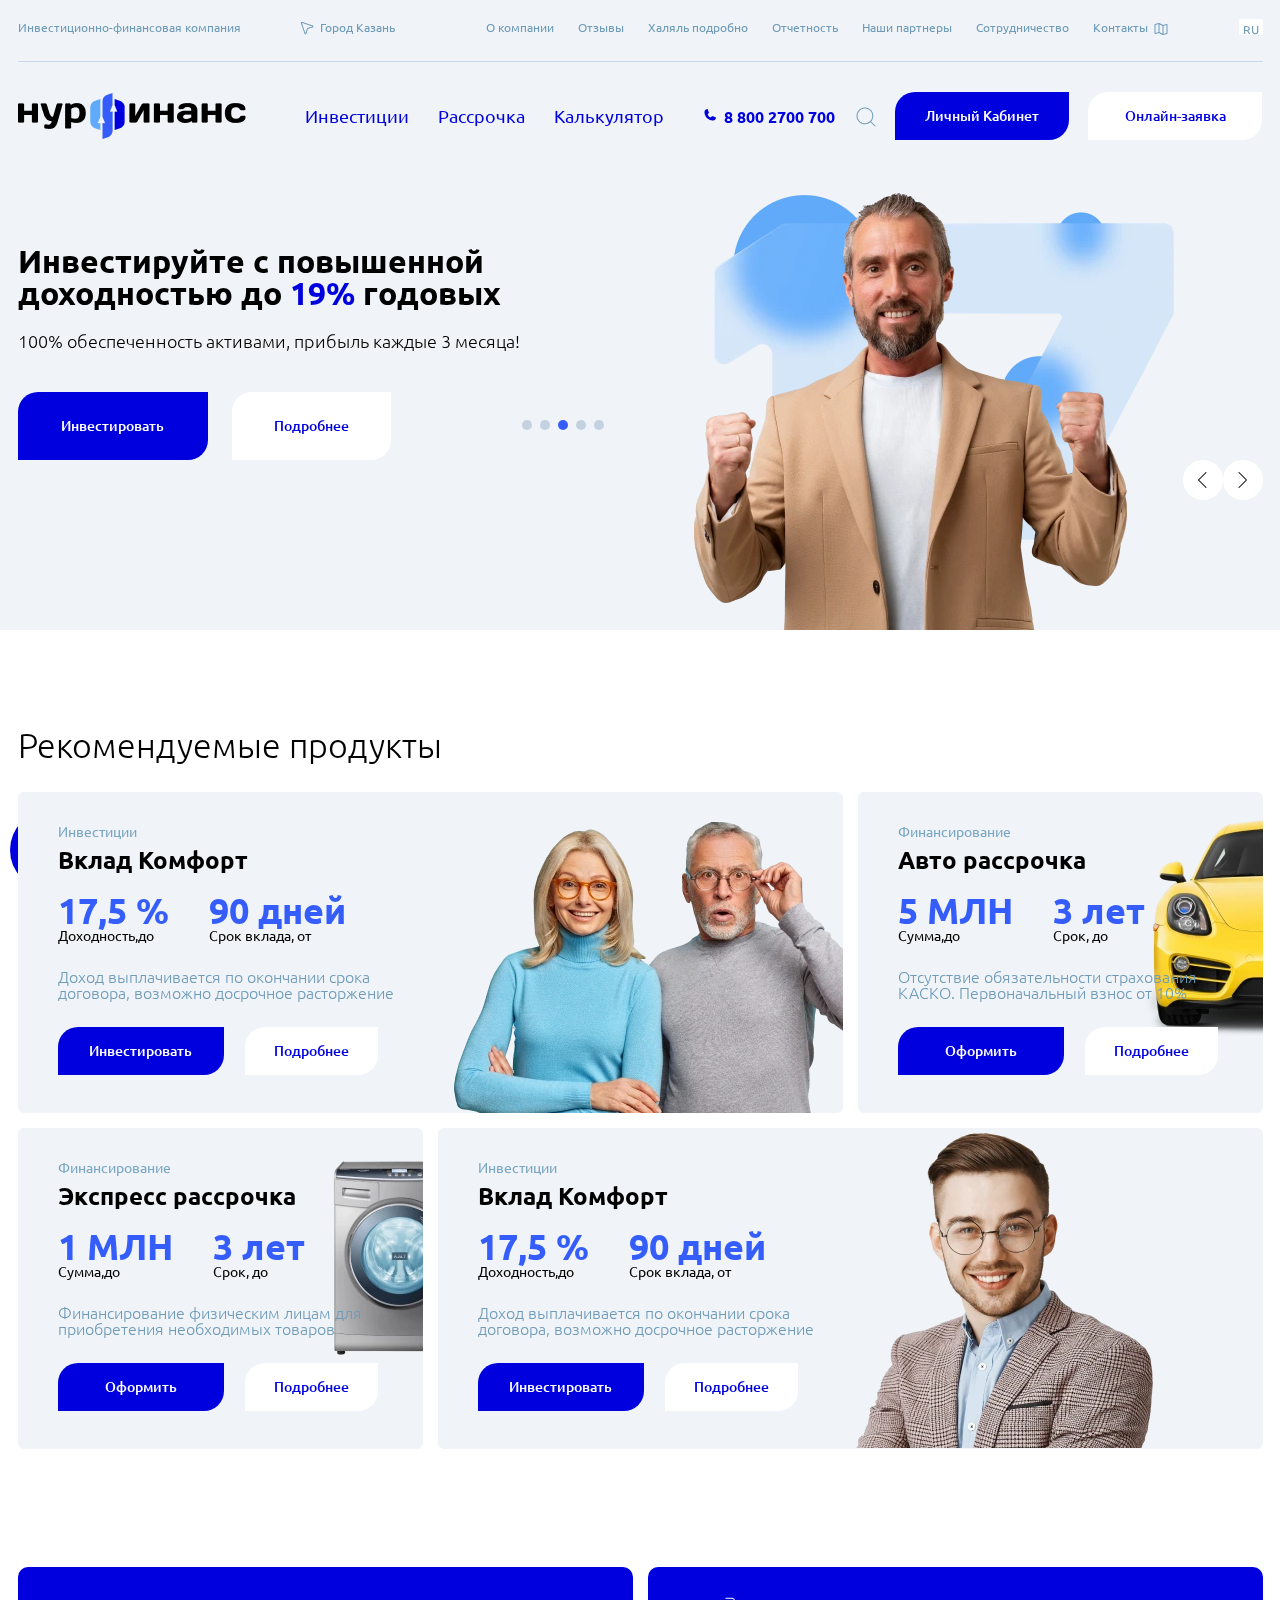
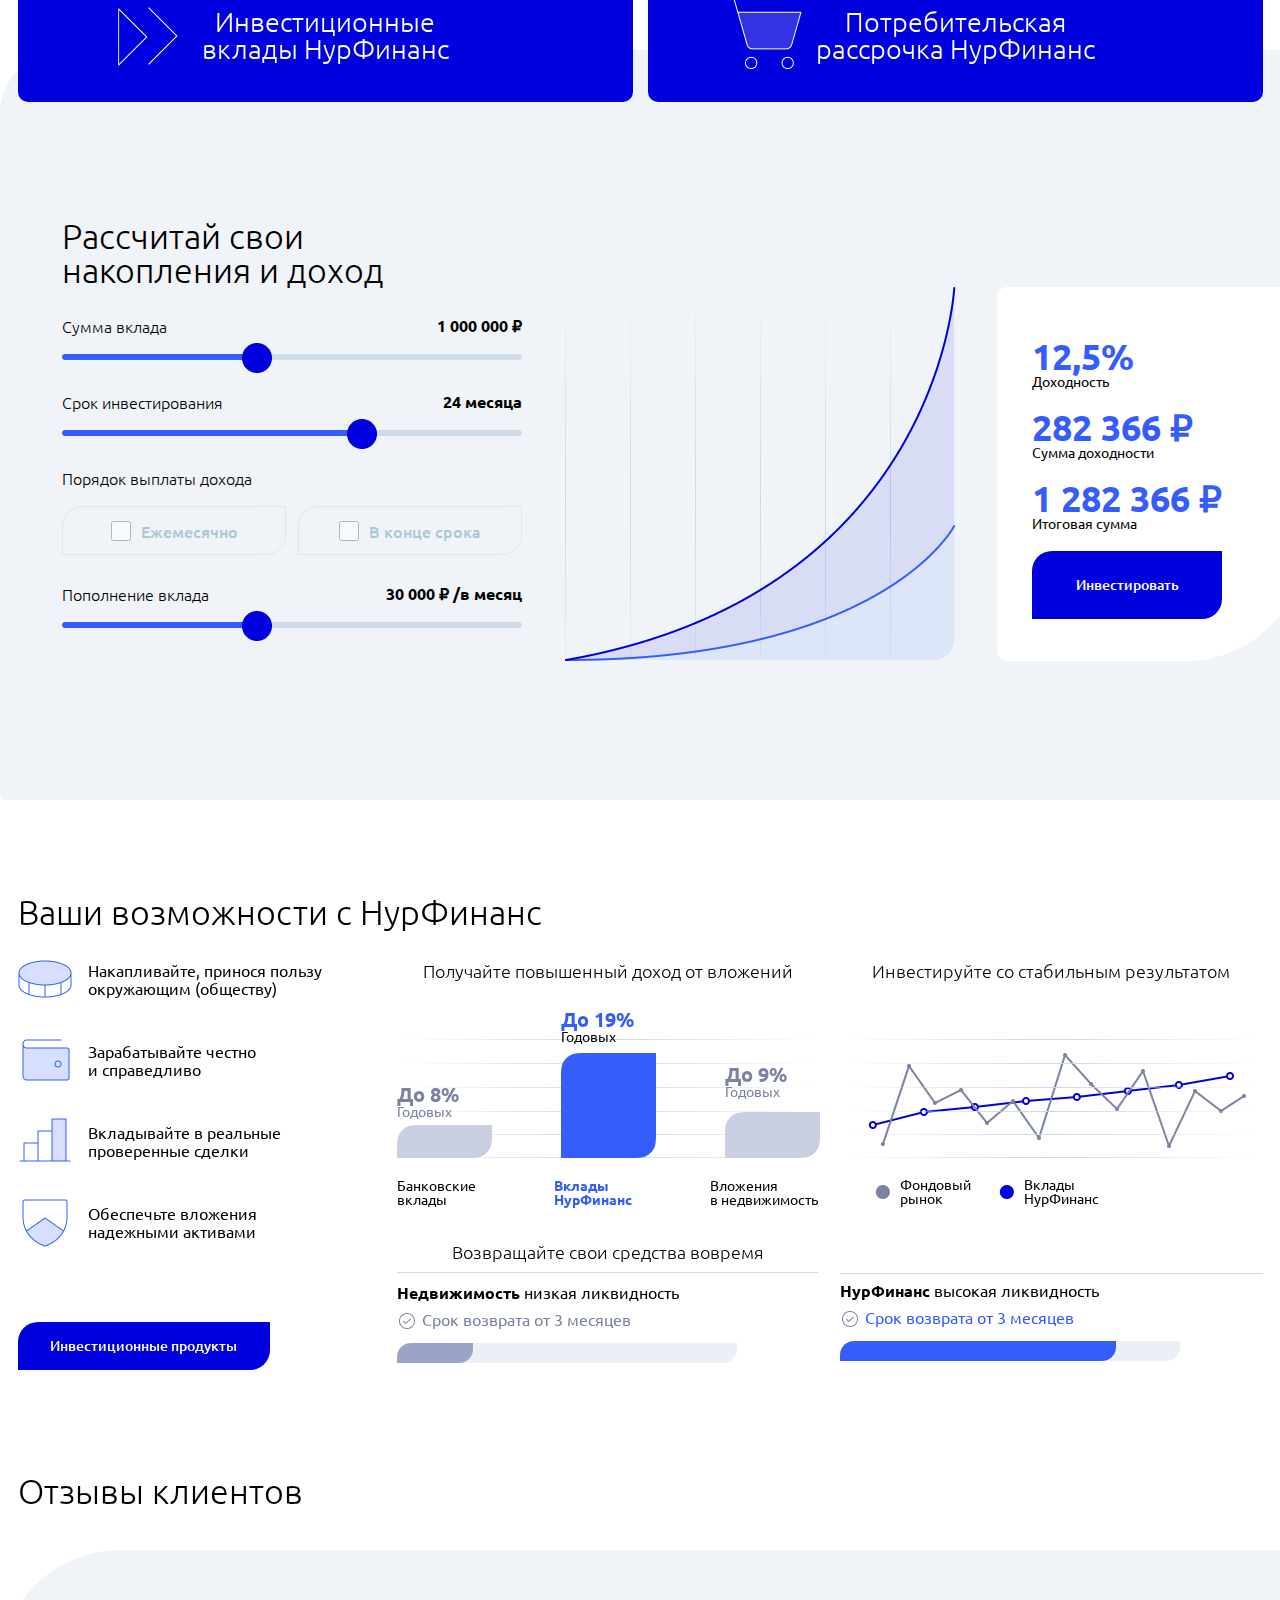
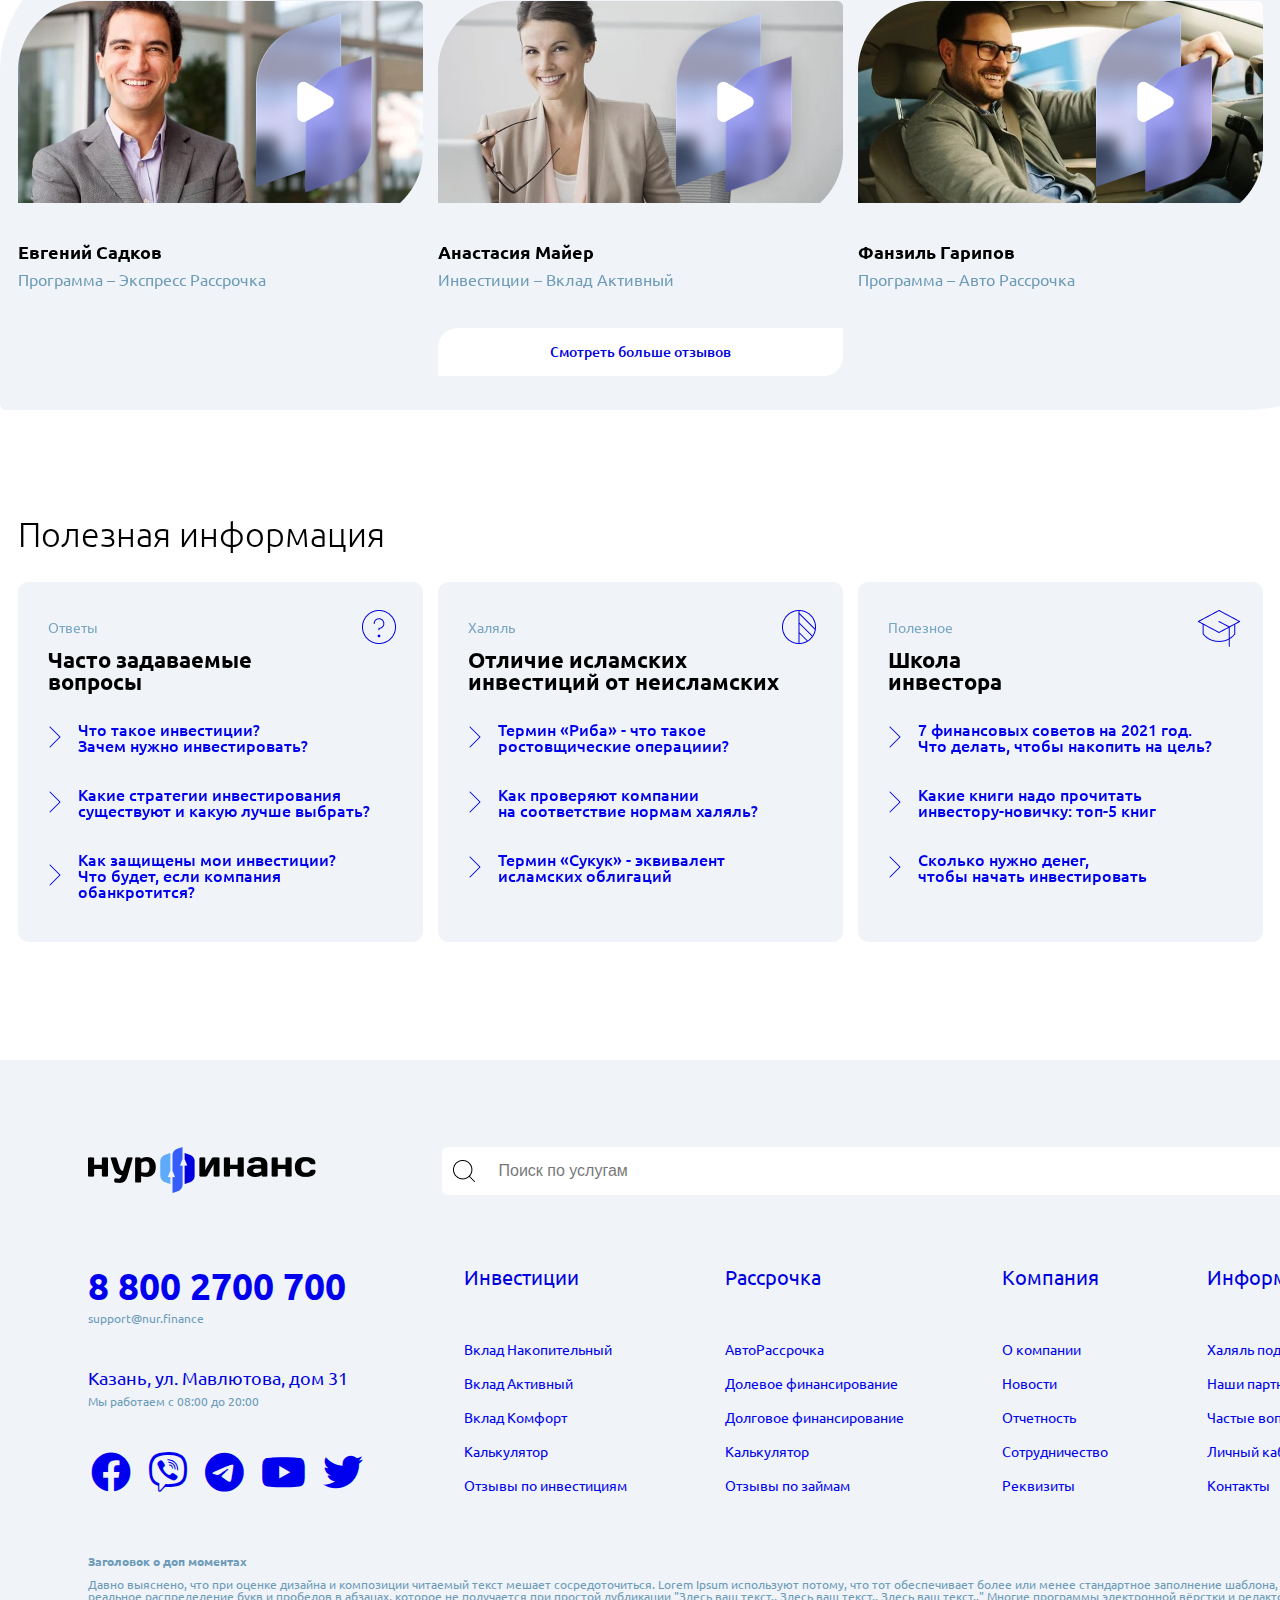
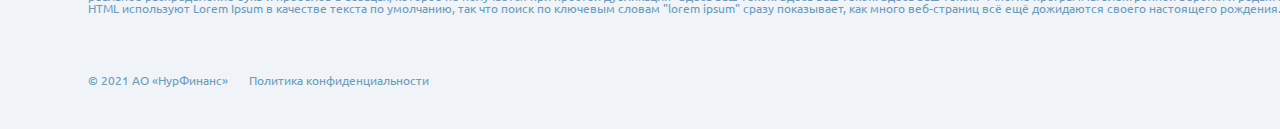
<file: index.html>
<!DOCTYPE html>
<html lang="ru">
<head>
   <meta charset="UTF-8">
   <meta name="viewport" content="width=device-width, initial-scale=1.0">
   <link rel="preconnect" href="https://fonts.googleapis.com">
   <link rel="preconnect" href="https://fonts.gstatic.com" crossorigin>
   <link href="https://fonts.googleapis.com/css2?family=Ubuntu:wght@300;400;500;700&display=swap" rel="stylesheet">
   <link rel="stylesheet" href="css_index/iconfonts.css">
   <link rel="stylesheet" href="https://cdn.jsdelivr.net/npm/swiper@9/swiper-bundle.min.css"/>
   <link rel="stylesheet" href="css_index/reset.css">
   <link rel="stylesheet" href="css_index/normalize.css">
   <link rel="stylesheet" type="text/css" href="css_index/style.css">
   <link rel="stylesheet" type="text/css" href="css_index/media.css">
   <link rel="shortcut icon" href="back_img/title_top.png" type="image/png">
   <title>НурФинанс &mdash; инвестиции</title>
   <style>
      html{
         width: 100%;
      }
   </style>
</head>
<body>
   <div class="block" id="start">
      <div class="fixed" id="fix">
         <a href="#start"><span>В начало</span></a>
      </div>
   </div>
   
   <main class="container">
      <header class="header">
         <!-- nav -->
         <nav class="navi">
            <section class="navi_section_a">
               <span><a href="index.html" title="Нурфинанс">Инвестиционно-финансовая компания</a></span>
            </section>
            <section class="navi_section_b">
               <span><a href="https://yandex.by/maps/geo/kazan/53166501/?ll=49.099982%2C55.767306&z=11" title="Казань">Город Казань</a></span>
            </section>
            <section class="navi_section_c">
               <ul>
                  <li><span><a href="" title="Ок компании">О компании</a></span></li>
                  <li><span><a href="" title="Отзывы">Отзывы</a></span></li>
                  <li><span><a href="" title="Халяль подробно">Халяль подробно</a></span></li>
                  <li><span><a href="" title="Отчетность">Отчетность</a></span></li>
                  <li><span><a href="" title="Наши партнеры">Наши партнеры</a></span></li>
                  <li><span><a href="" title="Сотрудничество">Сотрудничество</a></span></li>
                  <li><span id="cont" title="Контакты"><a href="">Контакты</a></span></li>
               </ul>
            </section>
            <section class="navi_section_d">
               <span>RU</span>
            </section>
         </nav>
         <hr>
         <!-- menu -->
         <menu class="menu">
            <section class="menu_a">
               <a href="index.html" title="НурФинанс - главная">
               <span>
                  <img src="back_img/Frame.png" alt="Нурфинанс">
               </span>
               </a>
            </section>
            <section class="menu_b">
               <ul>
                  <li><a href="invest_page/invest.html" title="Инвестиции"><span>Инвестиции</span></a></li>
                  <li><a href="installment_page/installment.html" title="Рассрочка"><span>Рассрочка</span></a></li>
                  <li><a href="online_page/online.html" title="Рассчет"><span>Калькулятор</span></a></li>
               </ul>
            </section>
            <section class="menu_c">
               <span><a href="tel 8 (800) 2700 700">8 800 2700 700</a></span>
            </section>
            <section class="menu_d">
               <a href="index.html"><button class="blue_button"><span>Личный Кабинет</span></button></a>
               <a href="online_page/online.html" title="Заявка"><button class="white_button"><span>Онлайн-заявка</span></button></a>
            </section>
         </menu>
         <!-- Promo -->
            <section class="promo">
               <h1>Инвестируйте с повышенной <br> доходностью до <span>19%</span> годовых</h1>
               <p class="slogan">100% обеспеченность активами, прибыль каждые 3 месяца!</p>
               <img src="back_img/ellipse.webp" alt="ellipse" id="ellipse">
               <img src="back_img/numbers.webp" alt="number" id="number">
               <img src="back_img/man.webp" alt="man" id="man">
               <div class="arrow">
                     <div class="arrow_left"></div>
                     <div class="arrow_right"></div>
               </div>
               <div class="dot">
                  <div></div>
                  <div></div>
                  <div></div>
                  <div></div>
                  <div></div>
               </div>
               <section>
                  <a href="invest_page/invest.html" title="Инвестировать"><button class="blue_button"><span>Инвестировать</span></button></a>
                  <a href="invest_page/invest.html" title="Инвестировать"><button class="white_button"><span>Подробнее</span></button></a>
               </section>
            </section>
      </header>
      <!-- Рекомендуемые продукты -->
      <div class="recommendation">
         <h6>Рекомендуемые продукты</h6>
         <div class="top_div">

            <section class="wide">
               <div class="wide_left">
                  <p class="head_text">Инвестиции</p>
                  <h4>Вклад Комфорт</h4>
                  <div class="wide_left_flex">
                     <div>
                        <span class="wide_numbers">17,5 %</span>
                        <span class="wide_text">Доходность,до</span>
                     </div>
                     <div>
                        <span class="wide_numbers">90 дней</span>
                        <span class="wide_text">Срок вклада, от</span>
                     </div>
                  </div>
                  <p class="wide_left_text">Доход выплачивается по окончании срока договора, возможно досрочное расторжение</p>
                  <a href="deppsit_page/deposit.html"><button class="blue_button"><span>Инвестировать</span></button></a>
                  <a href="deppsit_page/deposit.html"><button class="white_button"><span>Подробнее</span></button></a>
               </div>
            </section>

            <section class="narrow">
               <div class="wide_left">
                  <p class="head_text">Финансирование</p>
                  <h4>Авто рассрочка</h4>
                  <div class="wide_left_flex">
                     <div>
                        <span class="wide_numbers">5 МЛН</span>
                        <span class="wide_text">Сумма,до</span>
                     </div>
                     <div>
                        <span class="wide_numbers">3 лет</span>
                        <span class="wide_text">Срок, до</span>
                     </div>
                  </div>
                  <p class="wide_left_text">Отсутствие обязательности страхования КАСКО. Первоначальный взнос от 10%</p>
                  <a href="online_page/online.html"><button class="blue_button"><span>Оформить</span></button></a>
                  <a href="invest_page/invest.html"><button class="white_button"><span>Подробнее</span></button></a>
               </div>
            </section>

         </div>
         <div class="bottom_div">

            <section class="narrow">
               <div class="wide_left">
                  <p class="head_text">Финансирование</p>
                  <h4>Экспресс рассрочка</h4>
                  <div class="wide_left_flex">
                     <div>
                        <span class="wide_numbers">1 МЛН</span>
                        <span class="wide_text">Сумма,до</span>
                     </div>
                     <div>
                        <span class="wide_numbers">3 лет</span>
                        <span class="wide_text">Срок, до</span>
                     </div>
                  </div>
                  <p class="wide_left_text">Финансирование физическим лицам для приобретения необходимых товаров</p>
                  <a href="installment_page/installment.html"><button class="blue_button"><span>Оформить</span></button></a>
                  <a href="invest_page/invest.html"><button class="white_button"><span>Подробнее</span></button></a>
               </div>
            </section>

            <section class="wide">
               <div class="wide_left">
                  <p class="head_text">Инвестиции</p>
                  <h4>Вклад Комфорт</h4>
                  <div class="wide_left_flex">
                     <div>
                        <span class="wide_numbers">17,5 %</span>
                        <span class="wide_text">Доходность,до</span>
                     </div>
                     <div>
                        <span class="wide_numbers">90 дней</span>
                        <span class="wide_text">Срок вклада, от</span>
                     </div>
                  </div>
                  <p class="wide_left_text">Доход выплачивается по окончании срока договора, возможно досрочное расторжение</p>
                  <a href=""><button class="blue_button"><span>Инвестировать</span></button></a>
                  <a href=""><button class="white_button"><span>Подробнее</span></button></a>
               </div>
            </section>
         </div>
      </div>

      <!-- Две синине кнопки -->
      <div class="button_div">
         <a href="deppsit_page/deposit.html"><button class="button_left"><span>Инвестиционные <br> вклады НурФинанс</span></button></a>
         <a href="installment_page/installment.html"><button class="button_right"><span>Потребительская <br>рассрочка НурФинанс</span></button></a>
      </div>

      <!-- Ваши возможности с НурФинанс -->
      <h6>Ваши возможности с НурФинанс</h6>
      <div class="possibilities_items">
         <div class="possibilities_item_a">
            <ul>
               <li><span>Накапливайте, принося пользу <br> окружающим (обществу)</span></li>
               <li><span>Зарабатывайте честно <br>и справедливо</span></li>
               <li><span>Вкладывайте в реальные<br> проверенные сделки</span></li>
               <li><span>Обеспечьте вложения <br>надежными активами</span></li>
            </ul>
            <a href="invest_page/invest.html"><button><span>Инвестиционные продукты</span></button></a>
         </div>

         <div class="possibilities_item_b">

            <p class="possibilities_text">Получайте повышенный доход от вложений</p>

            <div class="possibilities_container">

               <div class="possibilities_container_a">
                  <div class="possibilities_container_item_a">
                     <p>До 8%</p>
                     <p>Годовых</p>
                  </div>
               </div>

               <div class="possibilities_container_b">
                  <div class="possibilities_container_item_b">
                     <p>До 19%</p>
                     <p>Годовых</p>
                  </div>
               </div>

               <div class="possibilities_container_c">
                  <div class="possibilities_container_item_a">
                     <p>До 9%</p>
                     <p>Годовых</p>
                  </div>
               </div>

            </div>

            <div class="elements">
               <div class="element_a">
                  <p>Банковские <br> вклады</p>
               </div>
               <div class="element_b">
                  <p>Вклады <br>НурФинанс</p>
               </div>
               <div class="element_c">
                  <p>Вложения<br>в недвижимость </p>
               </div>
            </div>

            <p class="possibilities_text">Возвращайте свои средства вовремя</p>
            <hr>
            <p class="possibilities_text_a"><span>Недвижимость</span> низкая ликвидность</p>
            <p class="possibilities_text_b"><span>Срок возврата от 3 месяцев</span></p>

            <div class="line_bot">
               <img src="posibilities_img/sline.png" alt="line">
            </div>
         </div>

         <div class="possibilities_item_c">

            <p class="possibilities_text">Инвестируйте со стабильным результатом</p>
            <div class="possibilities_container"></div>

            <div class="fond">
               <div><span>Фондовый <br>рынок</span></div>
               <div><span>Вклады <br>НурФинанс</span></div>
            </div>
            <hr>

            <p class="possibilities_text_a"><span>НурФинанс</span> высокая ликвидность</p>
            <p class="possibilities_text_b"><span>Срок возврата от 3 месяцев</span></p>

            <div class="line_bot">
               <img src="posibilities_img/alinea.png" alt="line">
            </div>
            

         </div>
      </div>

      <!-- Отзывы клиентов -->
      <h6 id="reviews">Отзывы клиентов</h6>

      <div class="reviews_container">
         <section class="reviews_a">
            <p class="name">Евгений Садков</p>
            <p class="name_atribut">Программа  –  Экспресс Рассрочка</p>
         </section>

         <section class="reviews_a w">
            <p class="name">Анастасия Майер</p>
            <p class="name_atribut">Инвестиции  –  Вклад Активный</p>
         </section>

         <section class="reviews_a m">
            <p class="name">Фанзиль Гарипов</p>
            <p class="name_atribut">Программа  –  Авто Рассрочка</p>
         </section>
      </div>

      <div  class="reviews_button">
         <a href="https://yandex.by/maps/org/ifk_nurfinans/194825958532/reviews/?indoorLevel=1&ll=49.191906%2C55.746867&z=17"><button class="review_b"><span>Смотреть больше отзывов</span></button></a>
      </div>

      <!-- Полезная информация -->
      <h6 id="info">Полезная информация</h6>

      <div class="info_container">
         <section class="response">
            <div id="response_header">
               <span>Ответы</span>
               <img src="back_img/Question.png" alt="Question">
            </div>
            <h5>Часто задаваемые <br> вопросы</h5>
            <p><a href="https://ru.wikipedia.org/wiki/%D0%98%D0%BD%D0%B2%D0%B5%D1%81%D1%82%D0%B8%D1%86%D0%B8%D0%B8">Что такое инвестиции?<br>Зачем нужно инвестировать?</a></p>
            <p><a href="https://www.finam.ru/publications/item/shest-strategiiy-investirovaniya-v-akcii-20220415-160200/">Какие стратегии инвестирования <br>существуют и какую лучше выбрать?</a></p>
            <p><a href="https://monestro.com/ru/question/%D0%BA%D0%B0%D0%BA-%D0%BC%D0%BE%D0%B8-%D0%B7%D0%B0%D1%89%D0%B8%D1%89%D0%B5%D0%BD%D1%8B-%D0%B8%D0%BD%D0%B2%D0%B5%D1%81%D1%82%D0%B8%D1%86%D0%B8%D0%B8/">Как защищены мои инвестиции? <br>Что будет, если компания обанкротится?</a></p>
         </section>

         <section class="response">
            <div id="response_header">
               <span>Халяль</span>
               <img src="back_img/CircleHalf.png" alt="Question">
            </div>
            <h5>Отличие исламских <br>инвестиций от неисламских</h5>
            <p><a href="https://ru.wikipedia.org/wiki/%D0%A0%D0%B8%D0%B1%D0%B0#:~:text=%D0%A0%D0%B8%D0%B1%D0%B0%CC%81%20%D0%B0%D1%80%D0%B0%D0%B1.,%D0%B7%D0%B0%D1%82%D1%80%D0%B0%D1%82%D0%B8%D0%B2%20%D0%B4%D0%BB%D1%8F%20%D1%8D%D1%82%D0%BE%D0%B3%D0%BE%20%D0%BD%D0%B8%D0%BA%D0%B0%D0%BA%D0%BE%D0%B3%D0%BE%20%D1%82%D1%80%D1%83%D0%B4%D0%B0.">Термин «Риба» - что такое <br>ростовщические операциии?</a></p>
            <p><a href="https://standartno.by/blog/articles/total/sertifikat-khalyal-v-belarusi/">Как проверяют компании<br>на соответствие нормам халяль?</a></p>
            <p><a href="https://ru.wikipedia.org/wiki/%D0%A1%D1%83%D0%BA%D1%83%D0%BA">Термин «Сукук» - эквивалент<br>исламских облигаций</a></p>
         </section>

         <section class="response">
            <div id="response_header">
               <span>Полезное</span>
               <img src="back_img/GraduationCap.png" alt="Question">
            </div>
            <h5>Школа<br>инвестора</h5>
            <p><a href="https://journal.tinkoff.ru/good-to-know/">7 финансовых советов на 2021 год. <br>Что делать, чтобы накопить на цель?</a></p>
            <p><a href="https://fintelligence-ru.medium.com/%D1%87%D1%82%D0%BE-%D0%BF%D0%BE%D1%87%D0%B8%D1%82%D0%B0%D1%82%D1%8C-%D0%BD%D0%B0%D1%87%D0%B8%D0%BD%D0%B0%D1%8E%D1%89%D0%B5%D0%BC%D1%83-%D0%B8%D0%BD%D0%B2%D0%B5%D1%81%D1%82%D0%BE%D1%80%D1%83-%D1%87%D1%82%D0%BE%D0%B1%D1%8B-%D1%81-%D0%BF%D0%BE%D0%BB%D1%8C%D0%B7%D0%BE%D0%B9-%D0%BF%D1%80%D0%BE%D0%B2%D0%B5%D1%81%D1%82%D0%B8-%D0%BE%D1%81%D1%82%D0%B0%D0%B2%D1%88%D0%B8%D0%B5%D1%81%D1%8F-%D0%B7%D0%B8%D0%BC%D0%BD%D0%B8%D0%B5-%D0%B2%D0%B5%D1%87%D0%B5%D1%80%D0%B0-47e7b6b1c2eb">Какие книги надо прочитать<br>инвестору-новичку: топ-5 книг</a></p>
            <p><a href="https://fincult.info/article/chto-nuzhno-znat-nachinayushchemu-investoru/#:~:text=%D0%A2%D0%B5%D0%BE%D1%80%D0%B5%D1%82%D0%B8%D1%87%D0%B5%D1%81%D0%BA%D0%B8%20%D0%BD%D0%B0%D1%87%D0%B0%D1%82%D1%8C%20%D0%BC%D0%BE%D0%B6%D0%BD%D0%BE%20%D1%81%20%D0%BB%D1%8E%D0%B1%D0%BE%D0%B9,%D1%80%D0%B8%D1%81%D0%BA%D0%BD%D1%83%D1%82%D1%8C%20%D0%BD%D0%B5%D1%81%D0%BA%D0%BE%D0%BB%D1%8C%D0%BA%D0%B8%D0%BC%D0%B8%20%D0%B4%D0%B5%D1%81%D1%8F%D1%82%D0%BA%D0%B0%D0%BC%D0%B8%20%D1%82%D1%8B%D1%81%D1%8F%D1%87%20%D1%80%D1%83%D0%B1%D0%BB%D0%B5%D0%B9.">Сколько нужно денег,<br>чтобы начать инвестировать</a></p>
         </section>
      </div>

   </main>

   <!-- Контейнер пошире -->
   <div class="container_z">

      <!-- Рассчитай свои накопления и доход -->
      <section class="calc">
         <h6>Рассчитай свои <br> накопления и доход</h6>
         <div class="calc_content">
            <div class="calc_content_a">
               <div class="calc_items">
                  <p class="calc_left_text">Сумма вклада</p>
                  <p class="calc_right_text">1 000 000 ₽</p>
                  
               </div>
               <p class="bg">
                  <img src="calc_img/kryg.png" alt="ellipse">
               </p>
               <div class="calc_items">
                  <p class="calc_left_text">Срок инвестирования</p>
                  <p class="calc_right_text">24 месяца</p>
                  
               </div>
               <p class="bg back">
                  <img src="calc_img/kryg.png" alt="ellipse">
               </p>
               <div class="calc_items">
                  <p class="calc_left_text">Порядок выплаты дохода</p>
               </div>
               <form action="http://fe.it-academy.by/TestForm.php">
                  
                  <label for="chek">
                     <input type="checkbox" id="chek">
                     <span>Ежемесячно</span>
                  </label>
                  <label for="chek1">
                     <input type="checkbox" id="chek1">
                     <span>В конце срока</span>
                  </label>
               </form>
               <div class="calc_items">
                  <p class="calc_left_text">Пополнение вклада</p>
                  <p class="calc_right_text">30 000 ₽ /в месяц</p>
                  
               </div>
               <p class="bg">
                  <img src="calc_img/kryg.png" alt="ellipse">
               </p>
            </div>
            <div class="calc_content_b">
               <img src="calc_img/grafik.png" alt="grafik">
            </div>
            <div class="calc_content_c">
               <div>
                  <p class="wide_numbers">12,5%</p>
                  <p class="wide_text">Доходность</p>
               </div>
               <div>
                  <p class="wide_numbers">282 366 ₽</p>
                  <p class="wide_text">Сумма доходности</p>
               </div>
               <div>
                  <p class="wide_numbers">1 282 366 ₽</p>
                  <p class="wide_text">Итоговая сумма</p>
               </div>
               <a href="invest_page/invest.html"><button><span>Инвестировать</span></button></a>
            </div>
         </div>
      </section>
      <section class="bg_reviews"></section>
   </div>
   
   <!-- footer -->
   <footer class="footer_bg">
      <div class="footer_container">

         <div class="logo_form">
           <a href="index.html"><span><img src="back_img/Frame.png" alt="logo"></span></a>
           <form action="http://fe.it-academy.by/TestForm.php">
            <input type="text" placeholder="Поиск по услугам">
           </form>
         </div>


         <div class="footer_menu">

            <section class="contacts">
              <p class="number">
               <span>
                  <a href="index.html">8 800 2700 700</a>
               </span>
              </p>
              <p class="email">support@nur.finance</p>
              <p class="addres">Казань, ул. Мавлютова, дом 31</p>
              <p class="email">Мы работаем с 08:00 до 20:00</p>
              <p class="icons">
               <a href="https://www.facebook.com/"><i class="fa-brands fa-facebook"></i></a>
               <a href="https://www.viber.com/ru/"><i class="fa-brands fa-viber"></i></a>
               <a href="https://web.telegram.org/a/"><i class="fa-brands fa-telegram"></i></a>
               <a href="https://www.youtube.com/"><i class="fa-brands fa-youtube"></i></a>
               <a href="https://twitter.com/?lang=ru"><i class="fa-brands fa-twitter"></i></a>
              </p>
            </section>

            <section class="box">
               <h3>Инвестиции</h3>
               <ul>
                  <li><a href="deppsit_page/deposit.html">Вклад Накопительный</a></li>
                  <li><a href="deppsit_page/deposit.html">Вклад Активный</a></li>
                  <li><a href="deppsit_page/deposit.html">Вклад Комфорт</a></li>
                  <li><a href="online_page/online.html">Калькулятор</a></li>
                  <li><a href="index.html">Отзывы по инвестициям</a></li>
               </ul>

            </section>

            <section class="box">
               <h3>Рассрочка</h3>
               <ul>
                  <li><a href="index.html">АвтоРассрочка</a></li>
                  <li><a href="index.html">Долевое финансирование</a></li>
                  <li><a href="index.html">Долговое финансирование</a></li>
                  <li><a href="online_page/online.html">Калькулятор</a></li>
                  <li><a href="index.html">Отзывы по займам</a></li>
               </ul>
            </section>

            <section class="box">
               <h3>Компания</h3>
               <ul>
                  <li><a href="index.html">О компании</a></li>
                  <li><a href="index.html">Новости</a></li>
                  <li><a href="index.html">Отчетность</a></li>
                  <li><a href="index.html">Сотрудничество</a></li>
                  <li><a href="index.html">Реквизиты</a></li>
               </ul>
            </section>

            <section class="box">
               <h3>Информация</h3>
               <ul>
                  <li><a href="index.html">Халяль подробно</a></li>
                  <li><a href="index.html">Наши партнеры</a></li>
                  <li><a href="index.html">Частые вопросы</a></li>
                  <li><a href="index.html">Личный кабинет</a></li>
                  <li><a href="index.html">Контакты</a></li>
               </ul>
            </section>
         </div>
         
         <p class="h">Заголовок о доп моментах</p>
         <p class="h_text">Давно выяснено, что при оценке дизайна и композиции читаемый текст мешает сосредоточиться. Lorem Ipsum используют потому, что тот обеспечивает более или менее стандартное заполнение шаблона, а также реальное распределение букв и пробелов в абзацах, которое не получается при простой дубликации "Здесь ваш текст.. Здесь ваш текст.. Здесь ваш текст.." Многие программы электронной вёрстки и редакторы HTML используют Lorem Ipsum в качестве текста по умолчанию, так что поиск по ключевым словам "lorem ipsum" сразу показывает, как много веб-страниц всё ещё дожидаются своего настоящего рождения. </p>
         <p class="h_info"><span>© 2021 АО «НурФинанс»</span><a href="">Политика конфиденциальности</a><span></span></p>
      </div>
   </footer>

      <!-- adaptiv -->
   <div class="adaptiv_block">
         <div class="adaptiv_version">
            <div class="adaptiv_header">
               
               <div class="adaptiv_menu">
                  <div class="fdiv"><span><a href="#"><i class="fa-solid fa-bars"></i></a></span></div>
                  <div><span><img src="img_adaptiv/head.webp" alt="НурФинанс"></span></div>
                  <div class="button_blue"><a href="index.html"><span>Личный кабинет</span></a></div>
               </div>
               <nav class="adaptiv_nav_burger">
                  <ul>
                     <li>Главная</li>
                     <li>О нас</li>
                     <li>Контакты</li>
                     <li>Вклады</li>
                     <li>Инвестиции</li>
                  </ul>
               </nav>

               <hr>
               <div class="adaptiv_nav">
                  <div><a href="invest_page/invest.html">Инвестиции</a></div>
                  <div><a href="installment_page/installment.html">Рассрочка</a></div>
                  <div><a href="online_page/online.html">Калькулятор</a></div>
                  <div><img src="img_adaptiv/MagnifyingGlass.svg" alt="search"></div>
               </div>
               <h1>Инвестируйте <br> с доходностью <br> до <span>19%</span> годовых</h1>
               <p>100% обеспеченность активами, <br> прибыль каждые 3 месяца!</p>
               <button class="blue_button"><span>Инвестировать</span></button>
               <button class="white_button"><span>Подробнее</span></button>
            </div>
         </div>
   </div>
   <!-- reccomend -->
   <div class="adaptiv_version reccomend">
         <h4 class="adaptiv-head">Рекомендуемые продукты</h4>
         <div>
            <section class="reccomend-item komfort">
               <p class="first-text">Инвестиции</p>
               <h5>Вклад Комфорт</h5>
               <div class="reccomend-elemets">
                  <section>
                     <span class="top-elem">17,5%</span><br>
                     <span class="bot-elem">Доходность,до</span>
                  </section>
                  <section>
                     <span class="top-elem">90 дней</span><br>
                     <span class="bot-elem">срок вклада, от</span>
                  </section>
               </div>
               <p class="s-text">Доход выплачивается по <br>окончании срока договора, <br>возможно досрочное расторжение</p>
               <button class="blue_button"><span>Инвестировать</span></button>
               <button class="white_button"><span>Подробнее</span></button>
            </section>
            <section class="reccomend-item avto">
               <p class="first-text">Инвестиции</p>
               <h5>Вклад Комфорт</h5>
               <div class="reccomend-elemets">
                  <section>
                     <span class="top-elem">17,5%</span><br>
                     <span class="bot-elem">Доходность,до</span>
                  </section>
                  <section>
                     <span class="top-elem">90 дней</span><br>
                     <span class="bot-elem">срок вклада, от</span>
                  </section>
               </div>
               <p class="s-text">Доход выплачивается по <br>окончании срока договора, <br>возможно досрочное расторжение</p>
               <button class="blue_button"><span>Инвестировать</span></button>
               <button class="white_button"><span>Подробнее</span></button>
            </section>
            <section class="reccomend-item aktivniy">
               <p class="first-text">Инвестиции</p>
               <h5>Вклад Комфорт</h5>
               <div class="reccomend-elemets">
                  <section>
                     <span class="top-elem">17,5%</span><br>
                     <span class="bot-elem">Доходность,до</span>
                  </section>
                  <section>
                     <span class="top-elem">90 дней</span><br>
                     <span class="bot-elem">срок вклада, от</span>
                  </section>
               </div>
               <p class="s-text">Доход выплачивается по <br>окончании срока договора, <br>возможно досрочное расторжение</p>
               <button class="blue_button"><span>Инвестировать</span></button>
               <button class="white_button"><span>Подробнее</span></button>
            </section>
            <section class="reccomend-item express">
               <p class="first-text">Инвестиции</p>
               <h5>Вклад Комфорт</h5>
               <div class="reccomend-elemets">
                  <section>
                     <span class="top-elem">17,5%</span><br>
                     <span class="bot-elem">Доходность,до</span>
                  </section>
                  <section>
                     <span class="top-elem">90 дней</span><br>
                     <span class="bot-elem">срок вклада, от</span>
                  </section>
               </div>
               <p class="s-text">Доход выплачивается по <br>окончании срока договора, <br>возможно досрочное расторжение</p>
               <button class="blue_button"><span>Инвестировать</span></button>
               <button class="white_button"><span>Подробнее</span></button>
            </section>
         </div>
   </div>
   <!-- Накопления и доход -->
      <div class="adaptiv_version">
         <div class="buttons">
            <div class="buttons_div_dohod topb">
               <p class="butt-text">Опыт команды в сфере <br>партнерских финансов <br>более 10 лет</p>
            </div>
            <div class="buttons_div_dohod botb">
               <p class="butt-text">Соответствие деятельности <br>компании высоким этическим <br>и правовым стандартам</p>
            </div>
         </div>
      </div>
   <div class="dohod">
         <div class="adaptiv_version">
            <h4 class="adaptiv-head">Рассчитай свои накопления и доход</h4>
            <div class="adaptiv-calc">
               <div class="adaptiv_calc_items">
                  <p class="adaptiv_left_text">Сумма вклада</p>
                  <p class="adaptiv_right_text">1 000 000 ₽</p>
               </div>
               <p class="bg">
                  <img src="calc_img/kryg.png" alt="ellipse">
               </p>
               <div class="adaptiv_calc_items">
                  <p class="adaptiv_left_text">Срок инвестирования</p>
                  <p class="adaptiv_right_text">24 месяца</p>
                  
               </div>
               <p class="bg back">
                  <img src="calc_img/kryg.png" alt="ellipse">
               </p>
               <div class="calc_items">
                  <p class="adaptiv_left_text mtext">Порядок выплаты дохода</p>
               </div>
               <form action="http://fe.it-academy.by/TestForm.php">
                  <label for="chek">
                     <input type="checkbox" id="chek">
                     <span>Ежемесячно</span>
                  </label>
                  <label for="chek1">
                     <input type="checkbox" id="chek1">
                     <span>В конце срока</span>
                  </label>
               </form>
               <div class="calc_items">
                  <p class="adaptiv_left_text">Пополнение вклада</p>
                  <p class="adaptiv_right_text">30 000 ₽ /в месяц</p>
                  
               </div>
               <p class="bg">
                  <img src="calc_img/kryg.png" alt="ellipse">
               </p>
            </div>
            <div class="adapt">
               <div class="adapt-items">
                  <div><span>12,5%</span><br><span>Доходность</span></div>
                  <div><span>282 366 ₽</span><br><span>Сумма доходности</span></div>
               </div>
               <div class="adapt-i"><span>1 282 366 ₽</span><br><span>Итоговая сумма</span></div>
               <button class="blue_button"><span>Инвестировать</span></button>
            </div>
         </div>
   </div>
   <!-- Возможности -->
   <div class="adaptiv_version">
         <h4 class="adaptiv-head">Ваши возможности с НурФинанс</h4>
         <div class="vozmozhnosti">
            <p>Получайте повышенный<br> доход от вложений</p>
            <div class="v_elem">Накапливайте, принося пользу окружающим (обществу)</div>
            <div class="v_elem ba">Зарабатывайте честнои справедливо</div>
            <div class="v_elem bb">Вкладывайте в реальные проверенные сделки</div>
            <div class="v_elem bc">Обеспечьте вложения надежными активами</div>
            <p>Инвестируйте со стабильным результатом</p>
            <button><span>Инвестиционные продукты</span></button>
         </div>
   </div>
   <!-- Отзывы -->
   <div class="adaptiv_version">
         <h4 class="adaptiv-head mhead">Отзывы клиентов</h4>
         <div class="reviews_container-adapt">
            <section class="reviews_a">
               <p class="name">Евгений Садков</p>
               <p class="name_atribut">Программа  –  Экспресс Рассрочка</p>
            </section>
   
            <section class="reviews_a w">
               <p class="name">Анастасия Майер</p>
               <p class="name_atribut">Инвестиции  –  Вклад Активный</p>
            </section>
   
            <section class="reviews_a m">
               <p class="name">Фанзиль Гарипов</p>
               <p class="name_atribut">Программа  –  Авто Рассрочка</p>
            </section>
         </div>
   
         <div  class="reviews_button">
            <a href="https://yandex.by/maps/org/ifk_nurfinans/194825958532/reviews/?indoorLevel=1&ll=49.191906%2C55.746867&z=17"><button class="review_b"><span>Смотреть больше отзывов</span></button></a>
         </div>
   </div>
   <!--footer -->
   <div class="footer-adapt">
      <div class="adaptiv_version">
         <form action="">
            <input type="text" placeholder="Поиск">
         </form>
         <p class="tel">8 800 2700 270</p>
         <p class="mail">support@nur.finance</p>
         <p class="adress">Казань, ул. Мавлютова, дом 31</p>
         <p class="mail">Мы работаем с 08:00 до 20:00</p>
         <p class="icons">
            <a href="https://www.facebook.com/"><i class="fa-brands fa-facebook"></i></a>
            <a href="https://www.viber.com/ru/"><i class="fa-brands fa-viber"></i></a>
            <a href="https://web.telegram.org/a/"><i class="fa-brands fa-telegram"></i></a>
            <a href="https://www.youtube.com/"><i class="fa-brands fa-youtube"></i></a>
            <a href="https://twitter.com/?lang=ru"><i class="fa-brands fa-twitter"></i></a>
           </p>
      </div>
   </div>

   <script
        src="https://code.jquery.com/jquery-3.7.0.min.js"
        integrity="sha256-2Pmvv0kuTBOenSvLm6bvfBSSHrUJ+3A7x6P5Ebd07/g="
        crossorigin="anonymous"></script>
   <script src="js/app.js"></script>

   <script>
      var fix = document.getElementById('fix');

      window.onscroll = function(event){
          if(this.pageYOffset > 100){
              fix.style.display = 'block';
          } else{
              fix.style.display = 'none'; 
          }
      }
  </script>

</body>
</html>
</file>
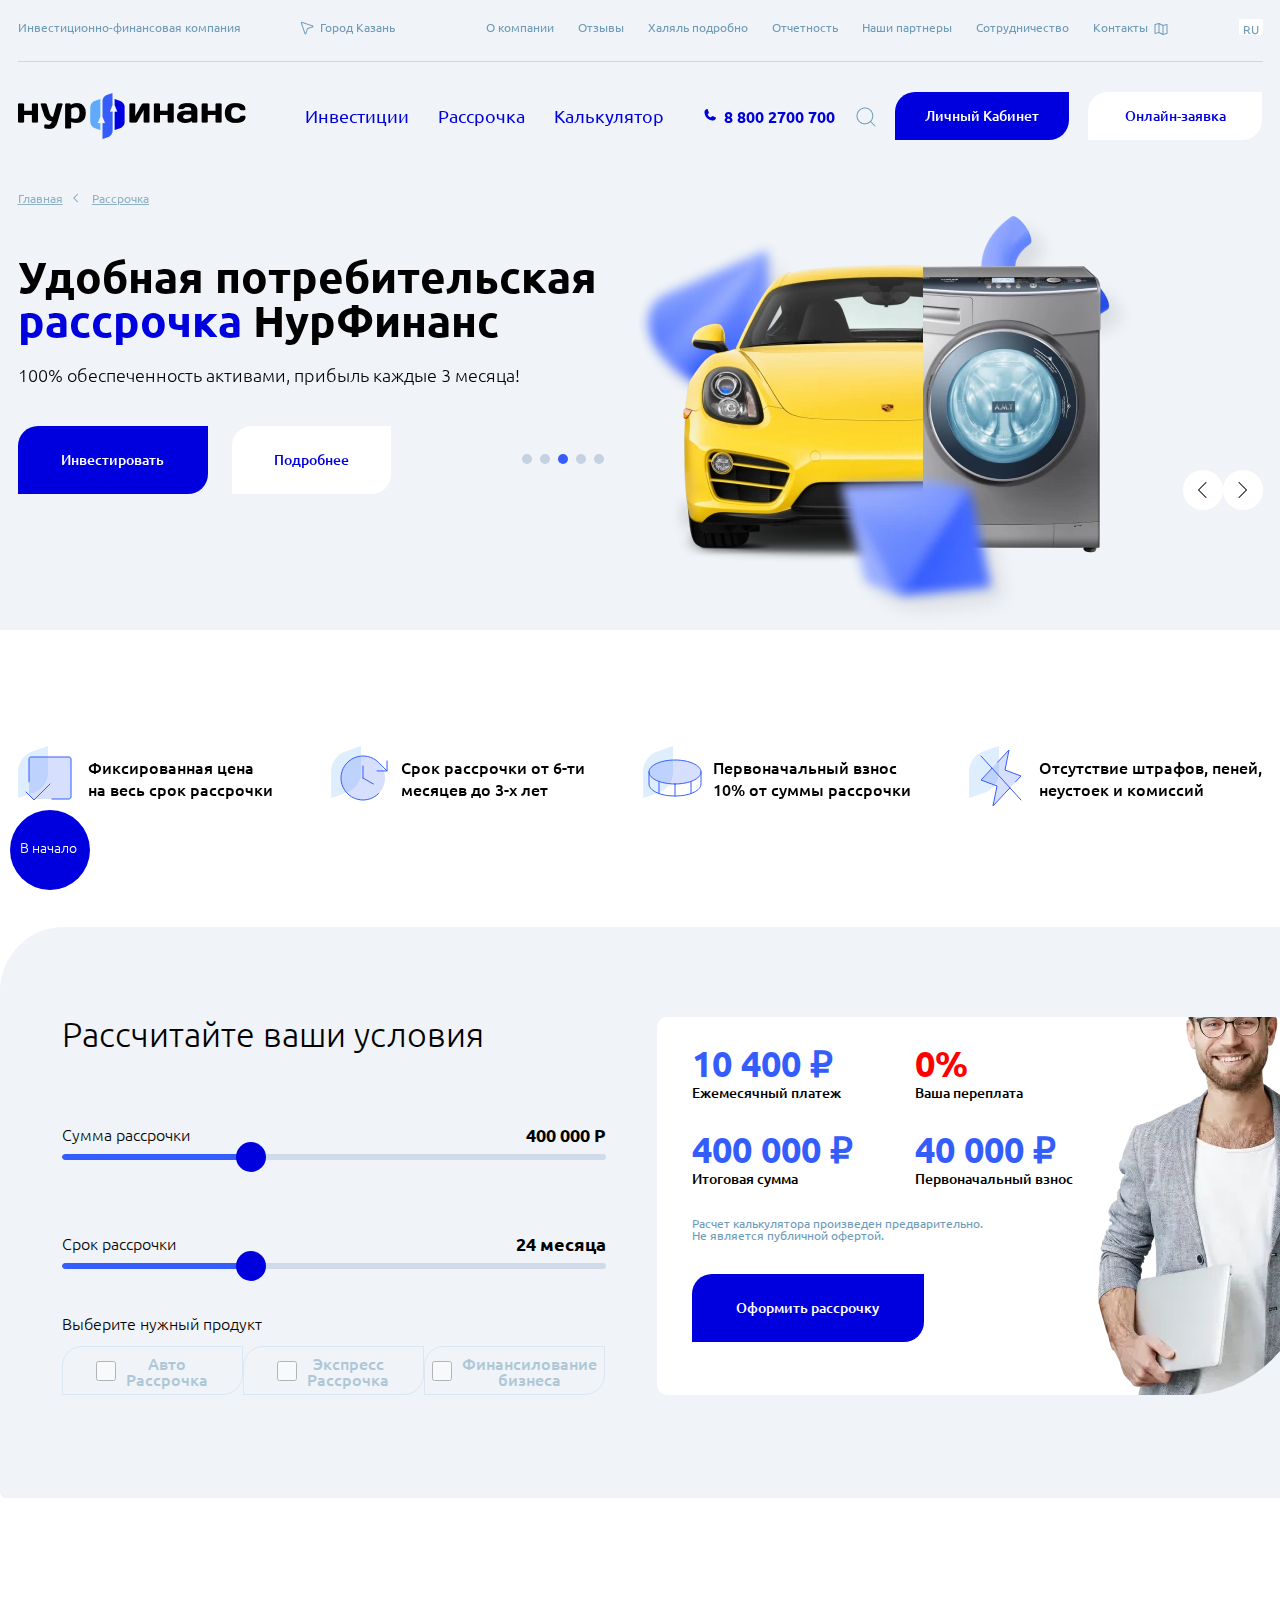
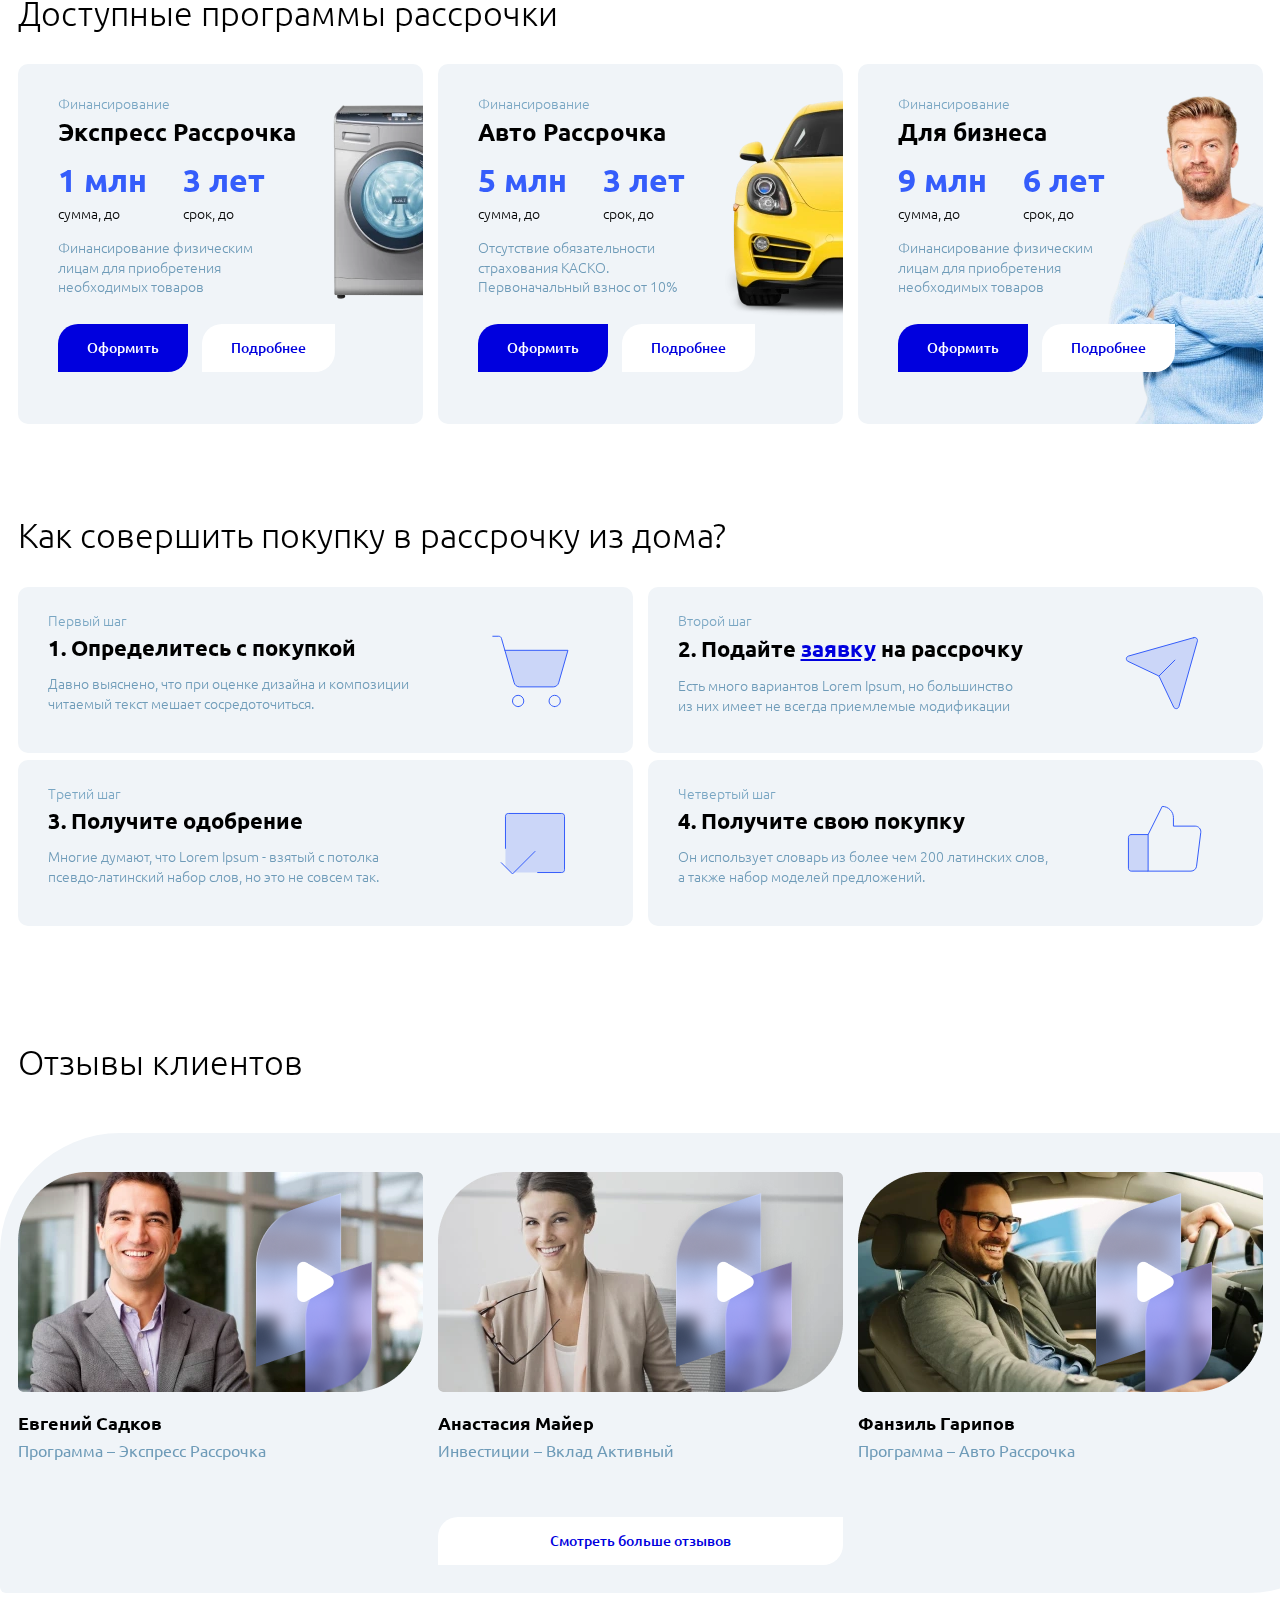
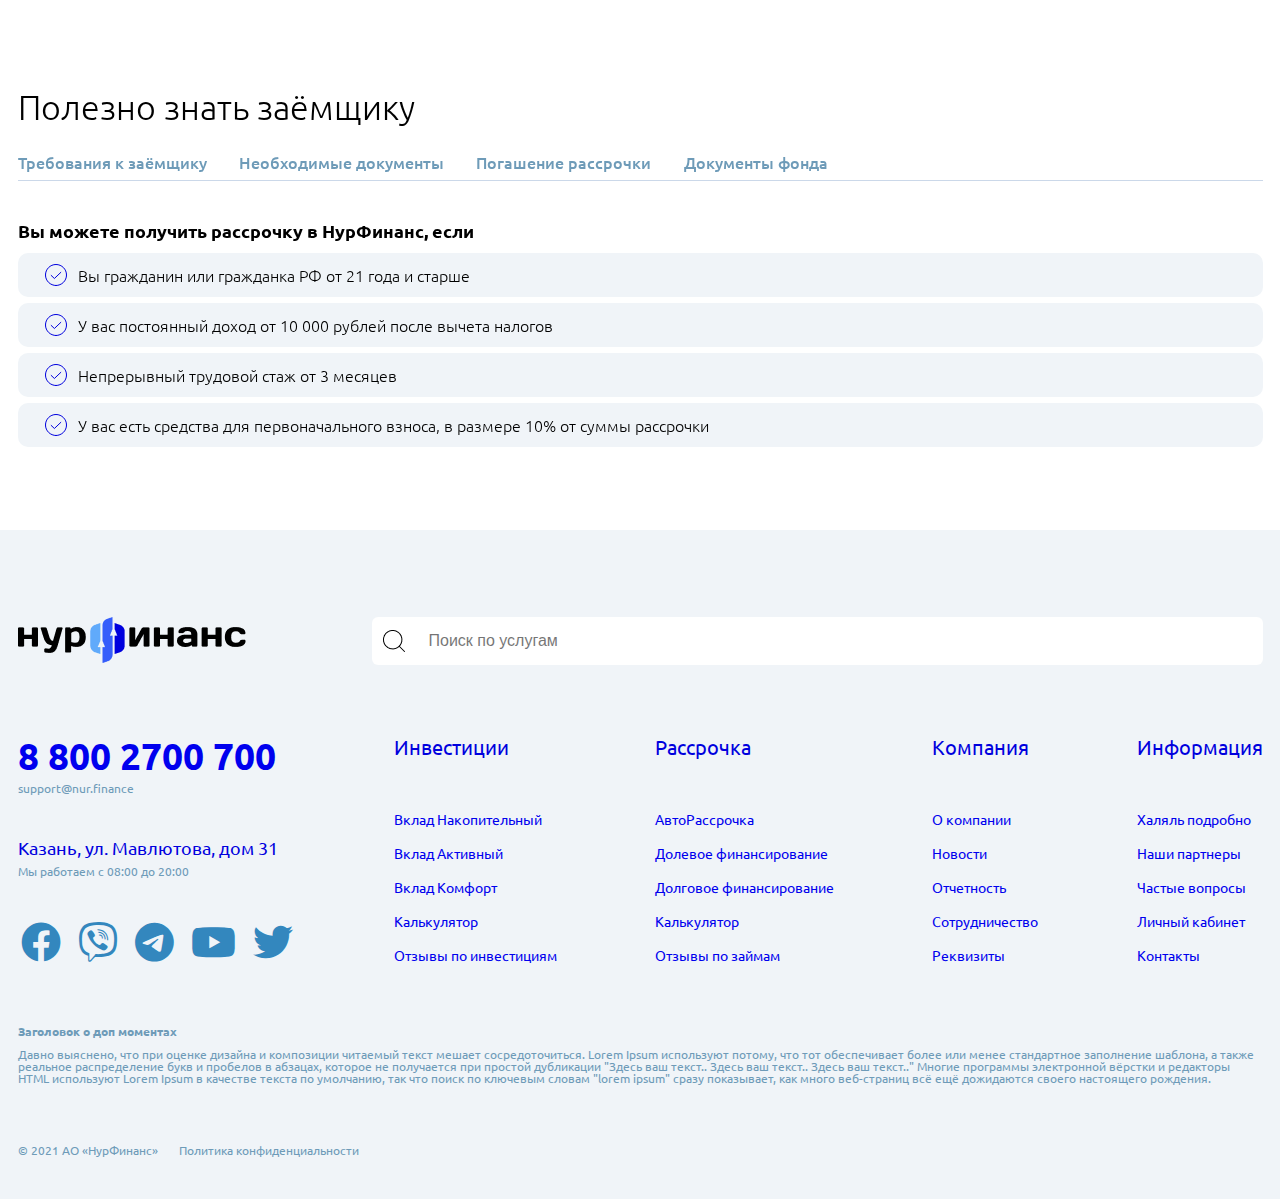
<file: installment_page/installment.html>
<!DOCTYPE html>
<html lang="en">
<head>
   <meta charset="UTF-8">
   <meta name="viewport" content="width=device-width, initial-scale=1.0">
   <link rel="preconnect" href="https://fonts.googleapis.com">
   <link rel="preconnect" href="https://fonts.gstatic.com" crossorigin>
   <link href="https://fonts.googleapis.com/css2?family=Ubuntu:wght@300;400;500;700&display=swap" rel="stylesheet">
   <link rel="stylesheet" href="../css_index/iconfonts.css">
   <link rel="stylesheet" href="../css_index/reset.css">
   <link rel="stylesheet" href="../css_index/normalize.css">
   <link rel="stylesheet" type="text/css" href="css/style.css">
   <link rel="shortcut icon" href="../back_img/title_top.png" type="image/png">
   <title>Рассрочка</title>
</head>
<body>
   
   <div class="block" id="start">
      <div class="fixed" id="fix">
         <a href="#start"><span>В начало</span></a>
      </div>
   </div>
   <main class="container">
      <header class="header">
         <!-- nav -->
         <nav class="navi">
            <section class="navi_section_a">
               <span><a href="../index.html" title="Нурфинанс">Инвестиционно-финансовая компания</a></span>
            </section>
            <section class="navi_section_b">
               <span><a href="https://yandex.by/maps/geo/kazan/53166501/?ll=49.099982%2C55.767306&z=11" title="Казань">Город Казань</a></span>
            </section>
            <section class="navi_section_c">
               <ul>
                  <li><span><a href="../index.html" title="Ок компании">О компании</a></span></li>
                  <li><span><a href="../index.html" title="Отзывы">Отзывы</a></span></li>
                  <li><span><a href="../index.html" title="Халяль подробно">Халяль подробно</a></span></li>
                  <li><span><a href="../index.html" title="Отчетность">Отчетность</a></span></li>
                  <li><span><a href="../index.html" title="Наши партнеры">Наши партнеры</a></span></li>
                  <li><span><a href="../index.html" title="Сотрудничество">Сотрудничество</a></span></li>
                  <li><span id="cont" title="Контакты"><a href="../index.html">Контакты</a></span></li>
               </ul>
            </section>
            <section class="navi_section_d">
               <span>RU</span>
            </section>
         </nav>
         <hr>
         <!-- menu -->
         <menu class="menu">
            <section class="menu_a">
               <a href="../index.html" title="НурФинанс - главная">
               <span>
                  <img src="../back_img/Frame.png" alt="Нурфинанс">
               </span>
               </a>
            </section>
            <section class="menu_b">
               <ul>
                  <li><a href="../invest_page/invest.html" title="Инвестиции"><span>Инвестиции</span></a></li>
                  <li><a href="installment.html" title="Рассрочка"><span>Рассрочка</span></a></li>
                  <li><a href="../online_page/online.html" title="Рассчет"><span>Калькулятор</span></a></li>
               </ul>
            </section>
            <section class="menu_c">
               <span><a href="tel 8 (800) 2700 700">8 800 2700 700</a></span>
            </section>
            <section class="menu_d">
               <a href="../index.html"><button class="blue_button"><span>Личный Кабинет</span></button></a>
               <a href="../online_page/online.html" title="Заявка"><button class="white_button"><span>Онлайн-заявка</span></button></a>
            </section>
         </menu>
         <p class="link">
            <a href="../index.html" title="Главная">Главная</a>
            <a href="../online.html">Рассрочка</a>
         </p>
         <!-- Promo -->
         <section class="promo">
            <h1>Удобная потребительская <br> <span>рассрочка</span> НурФинанс</h1>
            <p class="slogan">100% обеспеченность активами, прибыль каждые 3 месяца!</p>
            <img src="img/righttop.webp"  id="righttop">
            <img src="img/lefttop.webp"  id="lefttop">
            <img src="img/washing.webp"  id="wash">
            <img src="img/car.webp" id="car">
            <img src="img/rightbot.webp"  id="rbot">
            <div class="arrow">
               <div class="arrow_left"></div>
               <div class="arrow_right"></div>
            </div>
            <div class="dot">
               <div></div>
               <div></div>
               <div></div>
               <div></div>
               <div></div>
            </div>
            <section>
               <a href="../invest_page/invest.html" title="Инвестировать"><button class="blue_button"><span>Инвестировать</span></button></a>
               <a href="../invest_page/invest.html" title="Инвестировать"><button class="white_button"><span>Подробнее</span></button></a>
            </section>
         </section>
      </header>
      <!-- plush -->
      <div class="plush">
         <section>Фиксированная цена<br>на весь срок рассрочки</section>
         <section>Срок рассрочки от 6-ти <br>месяцев до 3-х лет</section>
         <section>Первоначальный взнос<br>10% от суммы рассрочки</section>
         <section>Отсутствие штрафов, пеней,<br> неустоек и комиссий</section>
      </div>
      <!-- Programs -->
      <h6 id="head_program">Доступные программы рассрочки</h6>
      <div class="programs">
         <div class="programs-element">
            <p class="head_text">Финансирование</p>
            <h4>Экспресс Рассрочка</h4>
            <div class="programflex">
               <div>
                  <p class="bluehead"> 1 млн</p>
                  <p class="blacktext">сумма, до</p>
               </div>
               <div>
                  <p class="bluehead"> 3 лет</p>
                  <p class="blacktext">срок, до</p>
               </div>
            </div>
            <p class="bot_text">Финансирование физическим <br>лицам для приобретения <br>необходимых товаров</p>
            <a href="installment.html"><button class="blue_button"><span>Оформить</span></button></a>
            <a href="../index.html"><button class="white_button"><span>Подробнее</span></button></a>
         </div>
         <div class="programs-element">
            <p class="head_text">Финансирование</p>
            <h4>Авто Рассрочка</h4>
            <div class="programflex">
               <div>
                  <p class="bluehead"> 5 млн</p>
                  <p class="blacktext">сумма, до</p>
               </div>
               <div>
                  <p class="bluehead"> 3 лет</p>
                  <p class="blacktext">срок, до</p>
               </div>
            </div>
            <p class="bot_text">Отсутствие обязательности <br>страхования КАСКО. <br> Первоначальный взнос от 10%</p>
            <a href="installment.html"><button class="blue_button"><span>Оформить</span></button></a>
            <a href="../index.html"><button class="white_button"><span>Подробнее</span></button></a>
         </div>
         <div class="programs-element">
            <p class="head_text">Финансирование</p>
            <h4>Для бизнеса</h4>
            <div class="programflex">
               <div>
                  <p class="bluehead"> 9 млн</p>
                  <p class="blacktext">сумма, до</p>
               </div>
               <div>
                  <p class="bluehead"> 6 лет</p>
                  <p class="blacktext">срок, до</p>
               </div>
            </div>
            <p class="bot_text">Финансирование физическим <br>лицам для приобретения <br>необходимых товаров</p>
            <a href="installment.html"><button class="blue_button"><span>Оформить</span></button></a>
            <a href="../index.html"><button class="white_button"><span>Подробнее</span></button></a>
         </div>
      </div>
      <!-- buy -->
      <h6 id="buyelem">Как совершить покупку в рассрочку из дома?</h6>
      <div class="buy_container">
         <section class="left-container">
            <div class="step-one">
               <p class="buy-head">Первый шаг</p>
               <p class="buy-numb">1. Определитесь с покупкой</p>
               <p class="buy-bot">Давно выяснено, что при оценке дизайна и композиции <br>читаемый текст мешает сосредоточиться. </p>
            </div>
            <div class="step-three">
               <p class="buy-head">Третий шаг</p>
               <p class="buy-numb">3. Получите одобрение</p>
               <p class="buy-bot">Многие думают, что Lorem Ipsum - взятый с потолка <br>псевдо-латинский набор слов, но это не совсем так. </p>
            </div>
         </section>

         <section class="right-container">
            <div class="step-two">
               <p class="buy-head">Второй шаг</p>
               <p class="buy-numb">2. Подайте <a href="">заявку</a> на рассрочку</p>
               <p class="buy-bot">Есть много вариантов Lorem Ipsum, но большинство<br>из них имеет не всегда приемлемые модификации </p>
            </div>
            <div class="step-four">
               <p class="buy-head">Четвертый шаг</p>
               <p class="buy-numb">4. Получите свою покупку</p>
               <p class="buy-bot">Он использует словарь из более чем 200 латинских слов,<br> а также набор моделей предложений. </p>
            </div>
         </section>
      </div>
      <!-- Отзывы клиентов -->
      <h6 id="reviews">Отзывы клиентов</h6>

      <div class="reviews_container">
         <section class="reviews_a">
            <p class="name">Евгений Садков</p>
            <p class="name_atribut">Программа  –  Экспресс Рассрочка</p>
         </section>

         <section class="reviews_a w">
            <p class="name">Анастасия Майер</p>
            <p class="name_atribut">Инвестиции  –  Вклад Активный</p>
         </section>

         <section class="reviews_a m">
            <p class="name">Фанзиль Гарипов</p>
            <p class="name_atribut">Программа  –  Авто Рассрочка</p>
         </section>
      </div>

      <div  class="reviews_button">
         <a href="https://yandex.by/maps/org/ifk_nurfinans/194825958532/reviews/?ll=49.191906%2C55.746867&z=17"><button class="review_b"><span>Смотреть больше отзывов</span></button></a>
      </div>
      <!-- Полезно знать  -->
      <h6 id="useful">Полезно знать заёмщику</h6>
      <div class="useful-elements">
         <span>Требования к заёмщику</span>
         <span>Необходимые документы</span>
         <span>Погашение рассрочки</span>
         <span>Документы фонда</span>
         <hr>
      </div>
      <div class="elemuseful">
         <h5>Вы можете получить рассрочку в НурФинанс, если</h5>
         <section><p>Вы гражданин или гражданка РФ от 21 года и старше</p></section>
         <section><p>У вас постоянный доход от 10 000 рублей после вычета налогов</p></section>
         <section><p>Непрерывный трудовой стаж от 3 месяцев</p></section>
         <section><p>У вас есть средства для первоначального взноса, в размере 10% от суммы рассрочки</p></section>
      </div>
   </main>

   <!-- Контейнер пошире -->
   <div class="container_z">
      <!-- Рассчитайте ваши условия -->
      <div class="bg_condition">
         <div class="container_condition">
            <div class="condition_elements">
               <section class="condition-left-element">
                  <h6>Рассчитайте ваши условия</h6>
                  <div class="left-elements">
                     <p>Сумма рассрочки</p>
                     <p>400 000 Р</p>
                  </div>
                  <div class="line">
                     <img src="img/shar.svg">
                  </div>
                  <div class="left-elements">
                     <p>Срок рассрочки</p>
                     <p>24 месяца</p>
                  </div>
                  <div class="line">
                     <img src="img/shar.svg">
                  </div>
                  <p class="text_condition">Выберите нужный продукт</p>
                  <form action="http://fe.it-academy.by/TestForm.php">
                  
                     <label for="chek">
                        <input type="checkbox" id="chek">
                        <span>Авто <br>Рассрочка</span>
                     </label>
                     <label for="chek1">
                        <input type="checkbox" id="chek1">
                        <span>Экспресс<br>Рассрочка</span>
                     </label>
                     <label for="chek2">
                        <input type="checkbox" id="chek2">
                        <span>Финансилование <br>бизнеса</span>
                     </label>
                  </form>
               </section>
               </section>
               
              
               <section class="condition-right-element">

                  <div class="summa">
                     <section>
                        <p class="summablue">10 400 ₽</p>
                        <p class="textblack">Ежемесячный платеж</p>
                        <p class="summablue">400 000 ₽</p>
                        <p class="textblack">Итоговая сумма</p>
                     </section>
                     <section>
                        <p class="summablue sumred">0%</p>
                        <p class="textblack">Ваша переплата </p>
                        <p class="summablue">40 000 ₽</p>
                        <p class="textblack">Первоначальный взнос</p>
                     </section>
                  </div>

                  <p class="textsum">Расчет калькулятора произведен предварительно. <br>Не является публичной офертой.</p>
                  <a href="installment.html"><button class="blue_button"><span>Оформить рассрочку</span></button></a>
               </section>
              
            </div>
         </div>
      </div>
      <section class="bg_reviews"></section>
   </div>
    <!-- footer -->
    <footer class="footer_bg">
      <div class="footer_container">

         <div class="logo_form">
           <a href="../index.html"><span><img src="../back_img/Frame.png" alt="logo"></span></a>
           <form action="/">
            <input type="text" placeholder="Поиск по услугам">
           </form>
         </div>


         <div class="footer_menu">

            <section class="contacts">
              <p class="number">
               <span>
                  <a href="index.html">8 800 2700 700</a>
               </span>
              </p>
              <p class="email">support@nur.finance</p>
              <p class="addres">Казань, ул. Мавлютова, дом 31</p>
              <p class="email">Мы работаем с 08:00 до 20:00</p>
              <p class="icons">
               <a href=""><i class="fa-brands fa-facebook"></i></a>
               <a href=""><i class="fa-brands fa-viber"></i></a>
               <a href=""><i class="fa-brands fa-telegram"></i></a>
               <a href=""><i class="fa-brands fa-youtube"></i></a>
               <a href=""><i class="fa-brands fa-twitter"></i></a>
              </p>
            </section>

            <section class="box">
               <h3>Инвестиции</h3>
               <ul>
                  <li><a href="../installment_page/installment.html">Вклад Накопительный</a></li>
                  <li><a href="../installment_page/installment.html">Вклад Активный</a></li>
                  <li><a href="../installment_page/installment.html">Вклад Комфорт</a></li>
                  <li><a href="../online_page/online.html">Калькулятор</a></li>
                  <li><a href="../index.html">Отзывы по инвестициям</a></li>
               </ul>

            </section>

            <section class="box">
               <h3>Рассрочка</h3>
               <ul>
                  <li><a href="installment.html">АвтоРассрочка</a></li>
                  <li><a href="installment.html">Долевое финансирование</a></li>
                  <li><a href="installment.html">Долговое финансирование</a></li>
                  <li><a href="../online_page/online.html">Калькулятор</a></li>
                  <li><a href="../index.html">Отзывы по займам</a></li>
               </ul>
            </section>

            <section class="box">
               <h3>Компания</h3>
               <ul>
                  <li><a href="../index.html">О компании</a></li>
                  <li><a href="../index.html">Новости</a></li>
                  <li><a href="../index.html">Отчетность</a></li>
                  <li><a href="../index.html">Сотрудничество</a></li>
                  <li><a href="../index.html">Реквизиты</a></li>
               </ul>
            </section>

            <section class="box">
               <h3>Информация</h3>
               <ul>
                  <li><a href="../index.html">Халяль подробно</a></li>
                  <li><a href="../index.html">Наши партнеры</a></li>
                  <li><a href="../index.html">Частые вопросы</a></li>
                  <li><a href="../index.html">Личный кабинет</a></li>
                  <li><a href="../index.html">Контакты</a></li>
               </ul>
            </section>
         </div>
         
         <p class="h">Заголовок о доп моментах</p>
         <p class="h_text">Давно выяснено, что при оценке дизайна и композиции читаемый текст мешает сосредоточиться. Lorem Ipsum используют потому, что тот обеспечивает более или менее стандартное заполнение шаблона, а также реальное распределение букв и пробелов в абзацах, которое не получается при простой дубликации "Здесь ваш текст.. Здесь ваш текст.. Здесь ваш текст.." Многие программы электронной вёрстки и редакторы HTML используют Lorem Ipsum в качестве текста по умолчанию, так что поиск по ключевым словам "lorem ipsum" сразу показывает, как много веб-страниц всё ещё дожидаются своего настоящего рождения. </p>
         <p class="h_info"><span>© 2021 АО «НурФинанс»</span><a href="">Политика конфиденциальности</a><span></span></p>
      </div>
   </footer>

   <script>
      var fix = document.getElementById('fix');

      window.onscroll = function(event){
          if(this.pageYOffset > 10){
              fix.style.display = 'block';
          } else{
              fix.style.display = 'none'; 
          }
      }
  </script>
  
</body>
</html>
</file>
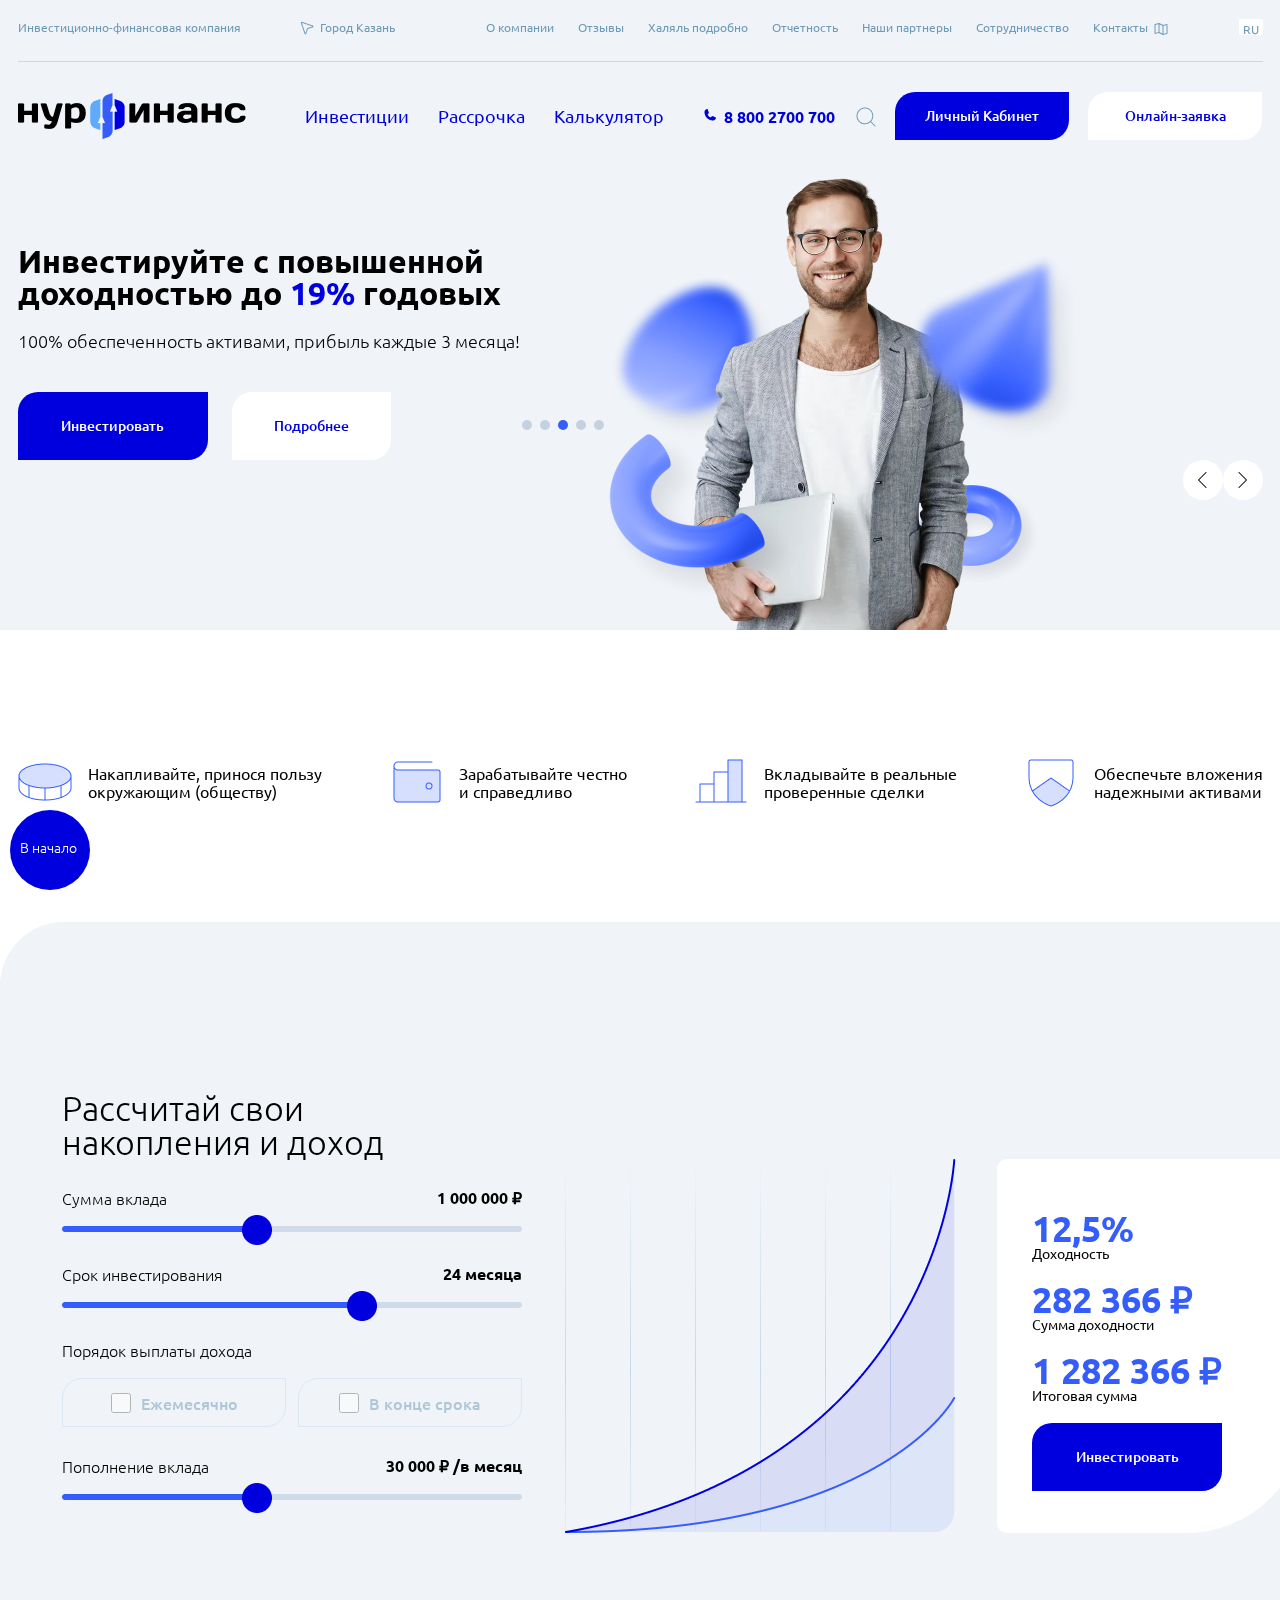
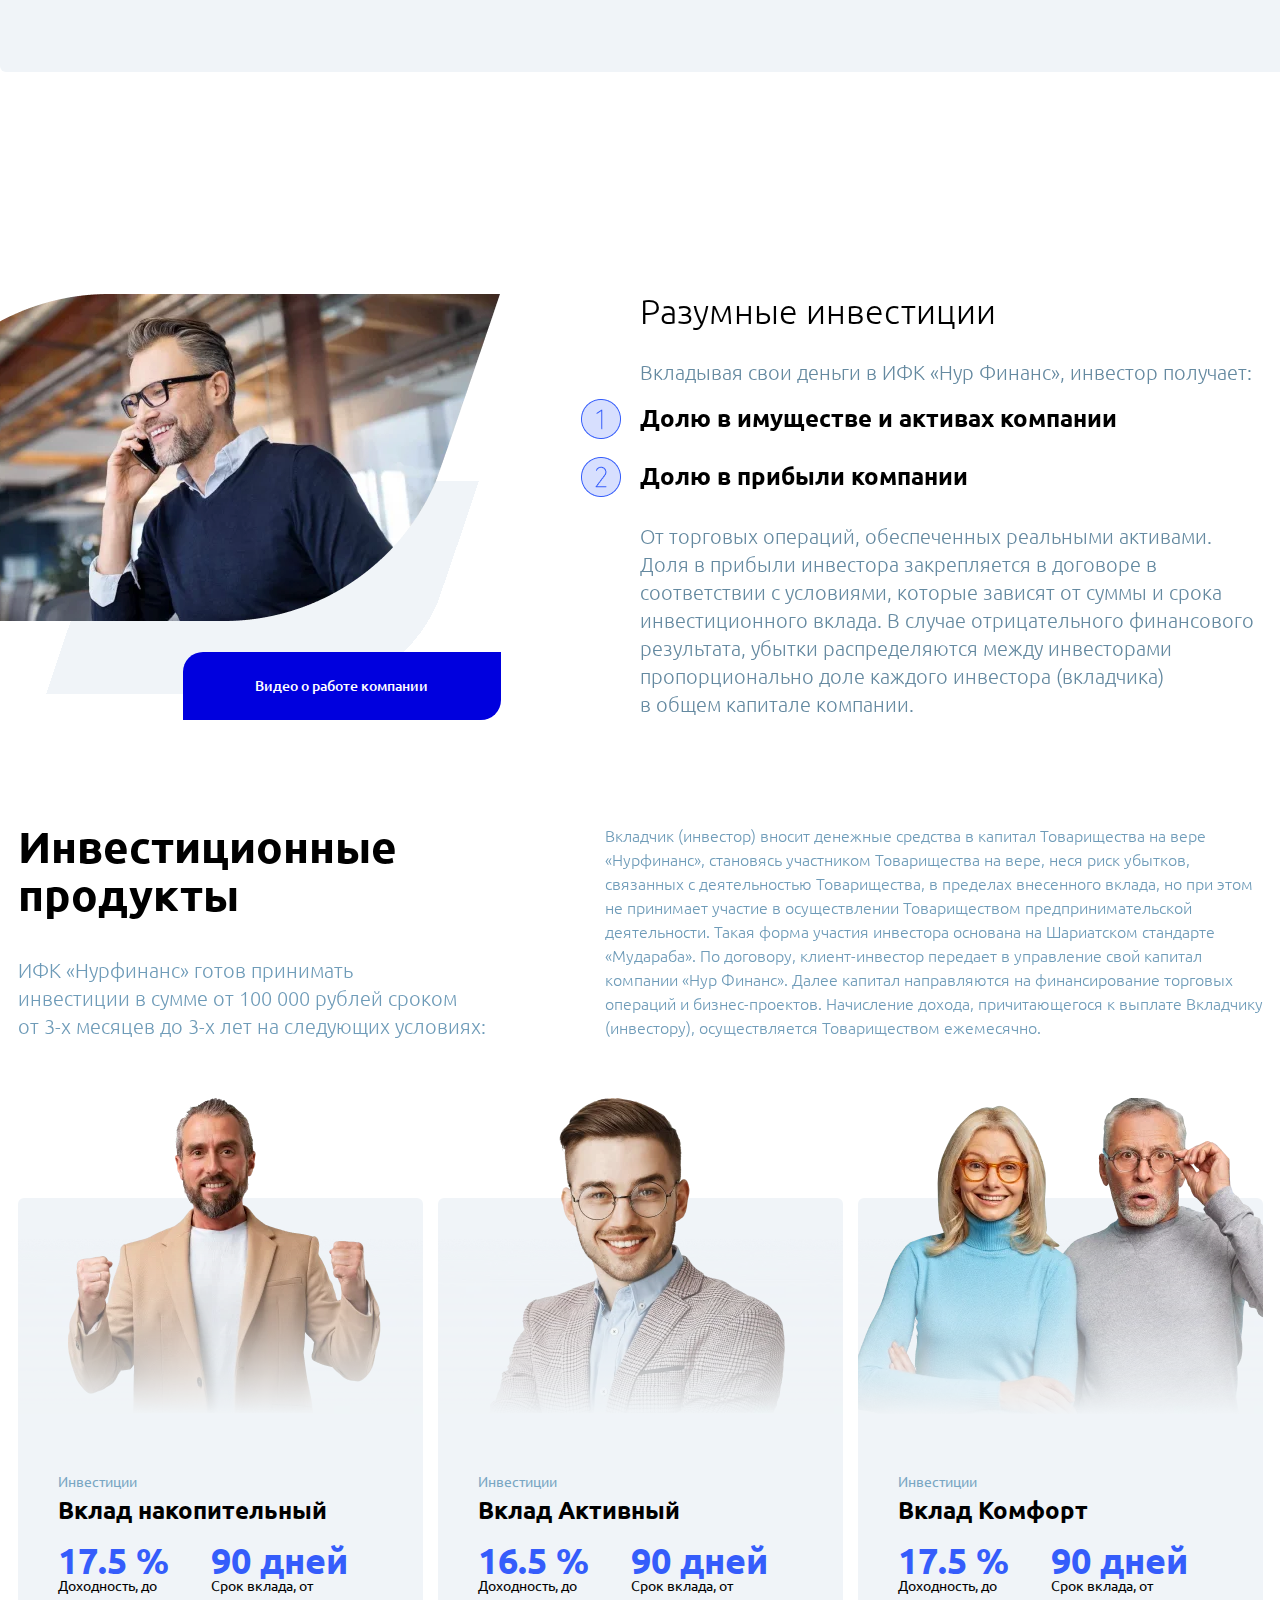
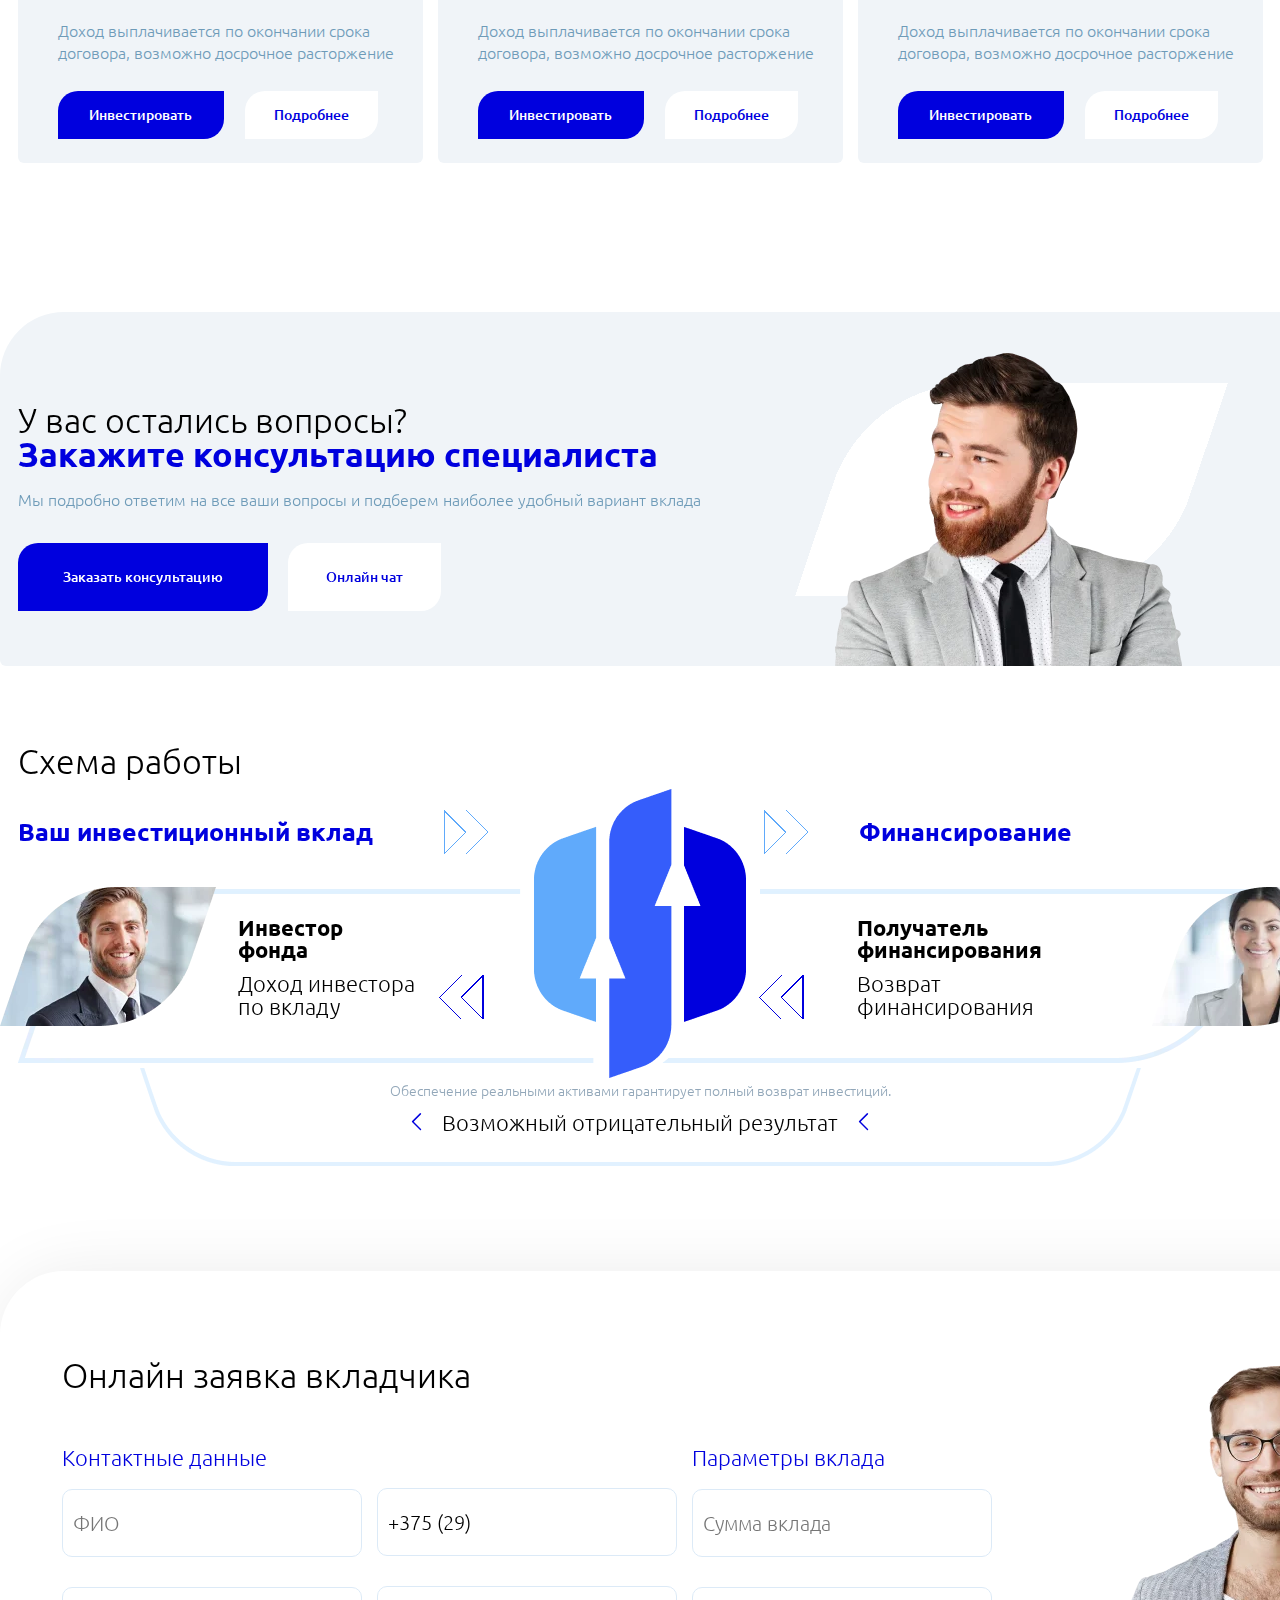
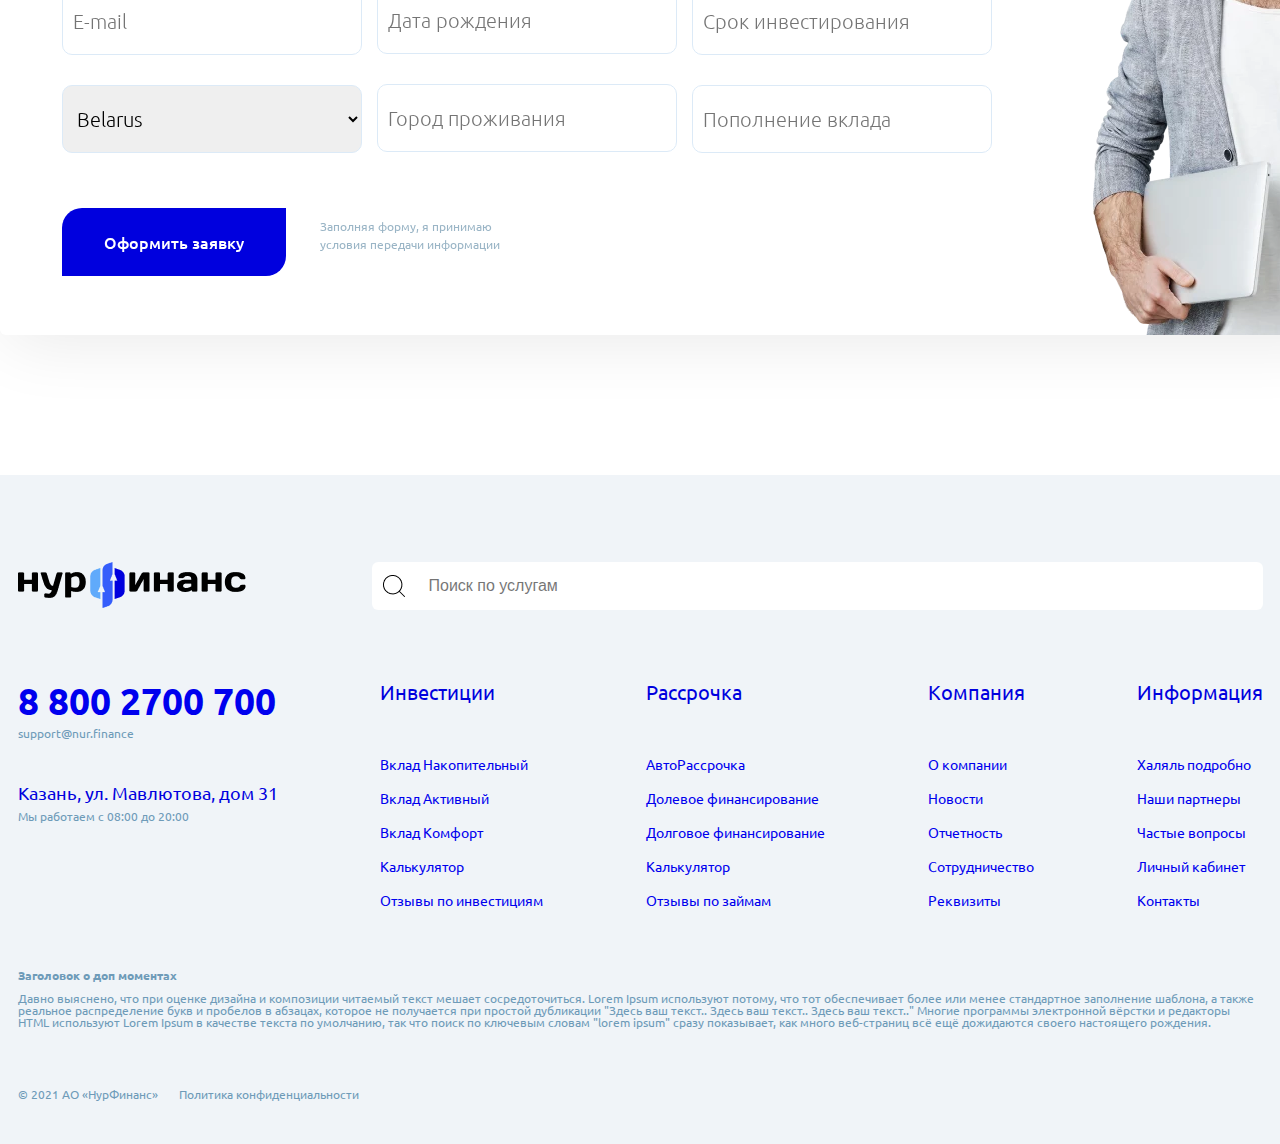
<file: invest_page/invest.html>
<!DOCTYPE html>
<html lang="en">
<head>
   <meta charset="UTF-8">
   <meta name="viewport" content="width=device-width, initial-scale=1.0">
   <link rel="preconnect" href="https://fonts.googleapis.com">
   <link rel="preconnect" href="https://fonts.gstatic.com" crossorigin>
   <link href="https://fonts.googleapis.com/css2?family=Ubuntu:wght@300;400;500;700&display=swap" rel="stylesheet">
   <link rel="stylesheet" href="../css_index/reset.css">
   <link rel="stylesheet" href="../css_index/normalize.css">
   <link rel="stylesheet" type="text/css" href="css/style.css">
   <link rel="shortcut icon" href="../back_img/title_top.png" type="image/png">
   <title>Инвестиции</title>
</head>
<body>

   <div class="block" id="start">
      <div class="fixed" id="fix">
         <a href="#start"><span>В начало</span></a>
      </div>
   </div>
   
   <main class="container">
      <!-- header -->
      <header class="header">
         <!-- nav -->
         <nav class="navi">
            <section class="navi_section_a">
               <span><a href="index.html" title="Нурфинанс">Инвестиционно-финансовая компания</a></span>
            </section>
            <section class="navi_section_b">
               <span><a href="https://yandex.by/maps/geo/kazan/53166501/?ll=49.099982%2C55.767306&z=11" title="Казань">Город Казань</a></span>
            </section>
            <section class="navi_section_c">
               <ul>
                  <li><span><a href="../index.html" title="Ок компании">О компании</a></span></li>
                  <li><span><a href="../index.html" title="Отзывы">Отзывы</a></span></li>
                  <li><span><a href="../index.html" title="Халяль подробно">Халяль подробно</a></span></li>
                  <li><span><a href="../index.html" title="Отчетность">Отчетность</a></span></li>
                  <li><span><a href="../index.html" title="Наши партнеры">Наши партнеры</a></span></li>
                  <li><span><a href="../index.html" title="Сотрудничество">Сотрудничество</a></span></li>
                  <li><span id="cont" title="Контакты"><a href="../index.html">Контакты</a></span></li>
               </ul>
            </section>
            <section class="navi_section_d">
               <span>RU</span>
            </section>
         </nav>
         <hr>
         <!-- menu -->
         <menu class="menu">
            <section class="menu_a">
               <a href="../index.html" title="НурФинанс - главная">
               <span>
                  <img src="../back_img/Frame.png" alt="Нурфинанс">
               </span>
               </a>
            </section>
            <section class="menu_b">
               <ul>
                  <li><a href="invest.html"><span>Инвестиции</span></a></li>
                  <li><a href="../installment_page/installment.html"><span>Рассрочка</span></a></li>
                  <li><a href="../online_page/online.html"><span>Калькулятор</span></a></li>
               </ul>
            </section>
            <section class="menu_c">
               <span><a href="">8 800 2700 700</a></span>
            </section>
            <section class="menu_d">
               <a href="../index.html"><button class="blue_button"><span>Личный Кабинет</span></button></a>
               <a href="../online_page/online.html"><button class="white_button"><span>Онлайн-заявка</span></button></a>
            </section>
         </menu>
         <!-- Promo -->
         <section class="promo">
            <h1>Инвестируйте с повышенной <br> доходностью до <span>19%</span> годовых</h1>
            <p class="slogan">100% обеспеченность активами, прибыль каждые 3 месяца!</p>
            <img src="img_web/lt.png" id="lt">
            <img src="img_web/rb.png" id="rb">
            <img src="img_web/man.webp" alt="man" id="man">
            <img src="img_web/rt.png" id="rt">
            <img src="img_web/lb.png" id="lb">
            
            <div class="arrow">
               <div class="arrow_left"></div>
               <div class="arrow_right"></div>
            </div>
            <div class="dot">
               <div></div>
               <div></div>
               <div></div>
               <div></div>
               <div></div>
            </div>
            <section>
               <a href="../invest_page/invest.html"><button class="blue_button"><span>Инвестировать</span></button></a>
               <a href="../index.html"><button class="white_button"><span>Подробнее</span></button></a>
            </section>
         </section>
      </header>


      <!-- возможности -->
      <div class="possibilities_item_a">
         <ul>
            <li><span>Накапливайте, принося пользу <br> окружающим (обществу)</span></li>
            <li><span>Зарабатывайте честно <br>и справедливо</span></li>
            <li><span>Вкладывайте в реальные<br> проверенные сделки</span></li>
            <li><span>Обеспечьте вложения <br>надежными активами</span></li>
         </ul>
      </div>

      <!-- Разумные инвестиции -->
      <div class="razum">
         <section class="left_razum">
            <img src="img_web/manback.webp" alt="businessman">
            <a href="https://www.youtube.com/watch?v=sN2sGpQ6kHU"><button class="blue_button"><span>Видео о работе компании</span></button></a>
         </section>
         <section class="right_razum">
            <h5>Разумные инвестиции</h5>
            <p id="text_a">Вкладывая свои деньги в ИФК «Нур Финанс», инвестор получает:</p>
            <h6>Долю в имуществе и активах компании</h6>
            <h6>Долю в прибыли компании</h6>
            <p id="text_b"> 
               От торговых операций, обеспеченных реальными активами. <br>
               Доля в прибыли инвестора закрепляется в договоре в <br>
               соответствии с условиями, которые зависят от суммы и срока <br>
               инвестиционного вклада. В случае отрицательного финансового <br>
               результата, убытки распределяются между инвесторами <br>
               пропорционально доле каждого инвестора (вкладчика)<br>
               в общем капитале компании.
            </p>
         </section>
      </div>
     
      <!-- Инвестиционные продукты -->
      <div class="invest">
         <div class="invest_top">
            <section>
               <h3>Инвестиционные <br>продукты</h3>
               <p>
                  ИФК «Нурфинанс» готов принимать<br>
                  инвестиции в сумме от 100 000 рублей сроком<br>
                  от 3-х месяцев до 3-х лет на следующих условиях:
               </p>
            </section>
            <section>
               <p id="invest_text">
                  Вкладчик (инвестор) вносит денежные средства в капитал Товарищества на вере <br>
                  «Нурфинанс», становясь участником Товарищества на вере, неся риск убытков, <br>
                  связанных с деятельностью Товарищества, в пределах внесенного вклада, но при этом <br>
                  не принимает участие в осуществлении Товариществом предпринимательской <br>
                  деятельности. Такая форма участия инвестора основана на Шариатском стандарте <br>
                  «Мудараба». По договору, клиент-инвестор передает в управление свой капитал <br>
                  компании «Нур Финанс». Далее капитал направляются на финансирование торговых <br>
                  операций и бизнес-проектов. Начисление дохода, причитающегося к выплате Вкладчику <br>
                  (инвестору), осуществляется Товариществом ежемесячно.
               </p>
            </section>
         </div>
         <div class="invest_bottom">
            <section>
               <img src="img_web/1.webp" alt="man" id="man">
               <img src="img_web/fon.webp" alt="background" id="backimg">
               <p class="invest_header">Инвестиции</p>
               <h5>Вклад накопительный</h5>
               <div class="invest_conditions">
                  <div>
                     <span class="bluespan">17.5 %</span><br><span>Доходность, до</span>
                  </div>
                  <div>
                     <span class="bluespan">90 дней</span><br><span>Срок вклада, от</span>
                  </div>
               </div>
               <p class="invest_text">Доход выплачивается по окончании срока <br>договора, возможно досрочное расторжение</p>
               <a href="../deppsit_page/deposit.html"><button class="blue_button"><span>Инвестировать</span></button></a>
               <a href="../index.html"><button class="white_button"><span>Подробнее</span></button></a>
            </section>

            <section>
               <img src="img_web/2.webp" alt="businessman" id="businessman">
               <img src="img_web/fon.webp" alt="background" id="backimg">
               <p class="invest_header">Инвестиции</p>
               <h5>Вклад Активный</h5>
               <div class="invest_conditions">
                  <div>
                     <span class="bluespan">16.5 %</span><br><span>Доходность, до</span>
                  </div>
                  <div>
                     <span class="bluespan">90 дней</span><br><span>Срок вклада, от</span>
                  </div>
               </div>
               <p class="invest_text">Доход выплачивается по окончании срока <br>договора, возможно досрочное расторжение</p>
               <a href="../deppsit_page/deposit.html"><button class="blue_button"><span>Инвестировать</span></button></a>
               <a href="../index.html"><button class="white_button"><span>Подробнее</span></button></a>
            </section>

            <section>
               <img src="img_web/3.webp" alt="family" id="family">
               <img src="img_web/fon.webp" alt="background" id="backimg">
               <p class="invest_header">Инвестиции</p>
               <h5>Вклад Комфорт</h5>
               <div class="invest_conditions">
                  <div>
                     <span class="bluespan">17.5 %</span><br><span>Доходность, до</span>
                  </div>
                  <div>
                     <span class="bluespan">90 дней</span><br><span>Срок вклада, от</span>
                  </div>
               </div>
               <p class="invest_text">Доход выплачивается по окончании срока <br>договора, возможно досрочное расторжение</p>
               <a href="../deppsit_page/deposit.html"><button class="blue_button"><span>Инвестировать</span></button></a>
               <a href="../index.html"><button class="white_button"><span>Подробнее</span></button></a>
            </section>
         </div>
      </div>

      <!-- Консультация -->

      <section class="consultation_div">
         <h3>
            У вас остались вопросы?<br>
            <span>Закажите консультацию специалиста</span>
         </h3>
         <p>Мы подробно ответим на все ваши вопросы и подберем наиболее удобный вариант вклада</p>
         <a href="../index.html"><button class="blue_button"><span>Заказать консультацию</span></button></a>
         <a href="../index.html"><button class="white_button"><span>Онлайн чат</span></button></a>
      </section>

      <!-- Схема работы -->

      <section class="shema">
         <h6>Схема работы</h6>
         <span class="shema_span mrspan">Ваш инвестиционный вклад </span>
         <img src="back_gif/CaretDoubleRight.gif" id="right_top">
         <img src="back_gif/CaretDoubleRight.gif" id="left_top">
         <img src="back_gif/CaretDoubleLeft.gif" id="right_bottom">
         <img src="back_gif/CaretDoubleLeft.gif" id="left_bottom">
         <span class="shema_span">Финансирование</span>
         <div class="shema_div">
            <img src="img_web/Frame.png" id="titleshadow">
            <img src="img_web/title.png" id="title">
            <div><span class="bold">Инвестор <br>фонда</span><br><span class="nosh">Доход инвестора <br>по вкладу</span></div>
            <div><span class="bold">Получатель <br>финансирования</span><br><span class="nosh">Возврат <br>финансирования</span></div>
         </div>
         <div class="shema_bottom">
            <p>Обеспечение реальными активами гарантирует полный возврат инвестиций.</p>
            <span>Возможный отрицательный результат</span>
         </div>
      </section>
   </main>



   <!-- Контейнер пошире -->
   <div class="container_z">

      <!-- Рассчитай свои накопления и доход -->
      <section class="calc">
         <h6>Рассчитай свои <br> накопления и доход</h6>
         <div class="calc_content">
            <div class="calc_content_a">
               <div class="calc_items">
                  <p class="calc_left_text">Сумма вклада</p>
                  <p class="calc_right_text">1 000 000 ₽</p>
                  
               </div>
               <p class="bg">
                  <img src="../calc_img/kryg.png" alt="ellipse">
               </p>
               <div class="calc_items">
                  <p class="calc_left_text">Срок инвестирования</p>
                  <p class="calc_right_text">24 месяца</p>
                  
               </div>
               <p class="bg back">
                  <img src="../calc_img/kryg.png" alt="ellipse">
               </p>
               <div class="calc_items">
                  <p class="calc_left_text">Порядок выплаты дохода</p>
               </div>
               <form action="http://fe.it-academy.by/TestForm.php">
                  
                  <label for="chek">
                     <input type="checkbox" id="chek">
                     <span>Ежемесячно</span>
                  </label>
                  <label for="chek1">
                     <input type="checkbox" id="chek1">
                     <span>В конце срока</span>
                  </label>
               </form>
               <div class="calc_items">
                  <p class="calc_left_text">Пополнение вклада</p>
                  <p class="calc_right_text">30 000 ₽ /в месяц</p>
                  
               </div>
               <p class="bg">
                  <img src="../calc_img/kryg.png" alt="ellipse">
               </p>
            </div>
            <div class="calc_content_b">
               <img src="../calc_img/grafik.png" alt="grafik">
            </div>
            <div class="calc_content_c">
               <div>
                  <p class="wide_numbers">12,5%</p>
                  <p class="wide_text">Доходность</p>
               </div>
               <div>
                  <p class="wide_numbers">282 366 ₽</p>
                  <p class="wide_text">Сумма доходности</p>
               </div>
               <div>
                  <p class="wide_numbers">1 282 366 ₽</p>
                  <p class="wide_text">Итоговая сумма</p>
               </div>
               <button><span>Инвестировать</span></button>
            </div>
         </div>
      </section>

      <section class="consultation">
         <div>
            <img src="img_web/mancosul.webp" alt="consultant">
         </div>
      </section>

      <section class="shema_work">
         <img src="img_web/leftman.webp" alt="man">
         <img src="img_web/rightwomen.webp" alt="women">
      </section>
      <!-- Онлайн заявка -->
      <section class="online">
         <div class="online_container">
            <h6>Онлайн заявка вкладчика</h6>
            <div class="grand_div">
               <div class="grand_item first_grand">
                  <span class="grand-header">Контактные данные</span>
                  <form action="http://fe.it-academy.by/TestForm.php" method="get">
                     <input type="text" placeholder="ФИО">
                     <input type="text" placeholder="E-mail">
                     <select name="Country">
                        <option value="Belarus">Belarus</option>
                        <option value="Russia">Russia</option>
                     </select>
                  </form>
               </div>
               <div class="grand_item second_grand">
                  <form action="http://fe.it-academy.by/TestForm.php" method="get">
                     <input type="text" value="+375 (29)" maxlength="16">
                     <input type="text" placeholder="Дата рождения">
                     <input type="text" placeholder="Город проживания">
                  </form>
               </div>
               <div class="grand_item three_grand">
                  <span class="grand-header">Параметры вклада</span>
                  <form action="http://fe.it-academy.by/TestForm.php" method="get">
                     <input type="text" placeholder="Сумма вклада">
                     <input type="text" placeholder="Срок инвестирования">
                     <input type="text" placeholder="Пополнение вклада">
                  </form>
               </div>
            </div>
            <a href="../online_page/online.html"><button class="blue_button"><span>Оформить заявку</span></button></a>
            <div>
               <span>Заполняя форму, я принимаю<br>условия передачи информации</span>
            </div>
         </div>
      </section>
   </div>



   <!-- footer -->
   <footer class="footer_bg">
      <div class="footer_container">

         <div class="logo_form">
           <a href="index.html"><span><img src="../back_img/Frame.png" alt="logo"></span></a>
           <form action="/">
            <input type="text" placeholder="Поиск по услугам">
           </form>
         </div>


         <div class="footer_menu">

            <section class="contacts">
              <p class="number">
               <span>
                  <a href="index.html">8 800 2700 700</a>
               </span>
              </p>
              <p class="email">support@nur.finance</p>
              <p class="addres">Казань, ул. Мавлютова, дом 31</p>
              <p class="email">Мы работаем с 08:00 до 20:00</p>
              <p class="icons">
               <a href="https://www.facebook.com/"><i class="fa-brands fa-facebook"></i></a>
               <a href="https://www.viber.com/ru/"><i class="fa-brands fa-viber"></i></a>
               <a href="https://web.telegram.org/a/"><i class="fa-brands fa-telegram"></i></a>
               <a href="https://www.youtube.com/"><i class="fa-brands fa-youtube"></i></a>
               <a href="https://twitter.com/?lang=ru"><i class="fa-brands fa-twitter"></i></a>
              </p>
            </section>

            <section class="box">
               <h3>Инвестиции</h3>
               <ul>
                  <li><a href="../deppsit_page/deposit.html">Вклад Накопительный</a></li>
                  <li><a href="../deppsit_page/deposit.html">Вклад Активный</a></li>
                  <li><a href="../deppsit_page/deposit.html">Вклад Комфорт</a></li>
                  <li><a href="../online_page/online.html">Калькулятор</a></li>
                  <li><a href="../index.html">Отзывы по инвестициям</a></li>
               </ul>

            </section>

            <section class="box">
               <h3>Рассрочка</h3>
               <ul>
                  <li><a href="../index.html">АвтоРассрочка</a></li>
                  <li><a href="../index.html">Долевое финансирование</a></li>
                  <li><a href="../index.html">Долговое финансирование</a></li>
                  <li><a href="../index.html">Калькулятор</a></li>
                  <li><a href="../index.html">Отзывы по займам</a></li>
               </ul>
            </section>

            <section class="box">
               <h3>Компания</h3>
               <ul>
                  <li><a href="../index.html">О компании</a></li>
                  <li><a href="../index.html">Новости</a></li>
                  <li><a href="../index.html">Отчетность</a></li>
                  <li><a href="../index.html">Сотрудничество</a></li>
                  <li><a href="../index.html">Реквизиты</a></li>
               </ul>
            </section>

            <section class="box">
               <h3>Информация</h3>
               <ul>
                  <li><a href="../index.html">Халяль подробно</a></li>
                  <li><a href="../index.html">Наши партнеры</a></li>
                  <li><a href="../index.html">Частые вопросы</a></li>
                  <li><a href="../index.html">Личный кабинет</a></li>
                  <li><a href="../index.html">Контакты</a></li>
               </ul>
            </section>
         </div>
         
         <p class="h">Заголовок о доп моментах</p>
         <p class="h_text">Давно выяснено, что при оценке дизайна и композиции читаемый текст мешает сосредоточиться. Lorem Ipsum используют потому, что тот обеспечивает более или менее стандартное заполнение шаблона, а также реальное распределение букв и пробелов в абзацах, которое не получается при простой дубликации "Здесь ваш текст.. Здесь ваш текст.. Здесь ваш текст.." Многие программы электронной вёрстки и редакторы HTML используют Lorem Ipsum в качестве текста по умолчанию, так что поиск по ключевым словам "lorem ipsum" сразу показывает, как много веб-страниц всё ещё дожидаются своего настоящего рождения. </p>
         <p class="h_info"><span>© 2021 АО «НурФинанс»</span><a href="">Политика конфиденциальности</a><span></span></p>
      </div>
   </footer>

   <script>
      var fix = document.getElementById('fix');

      window.onscroll = function(event){
          if(this.pageYOffset > 10){
              fix.style.display = 'block';
          } else{
              fix.style.display = 'none'; 
          }
      }
  </script>

</body>
</html>
</file>
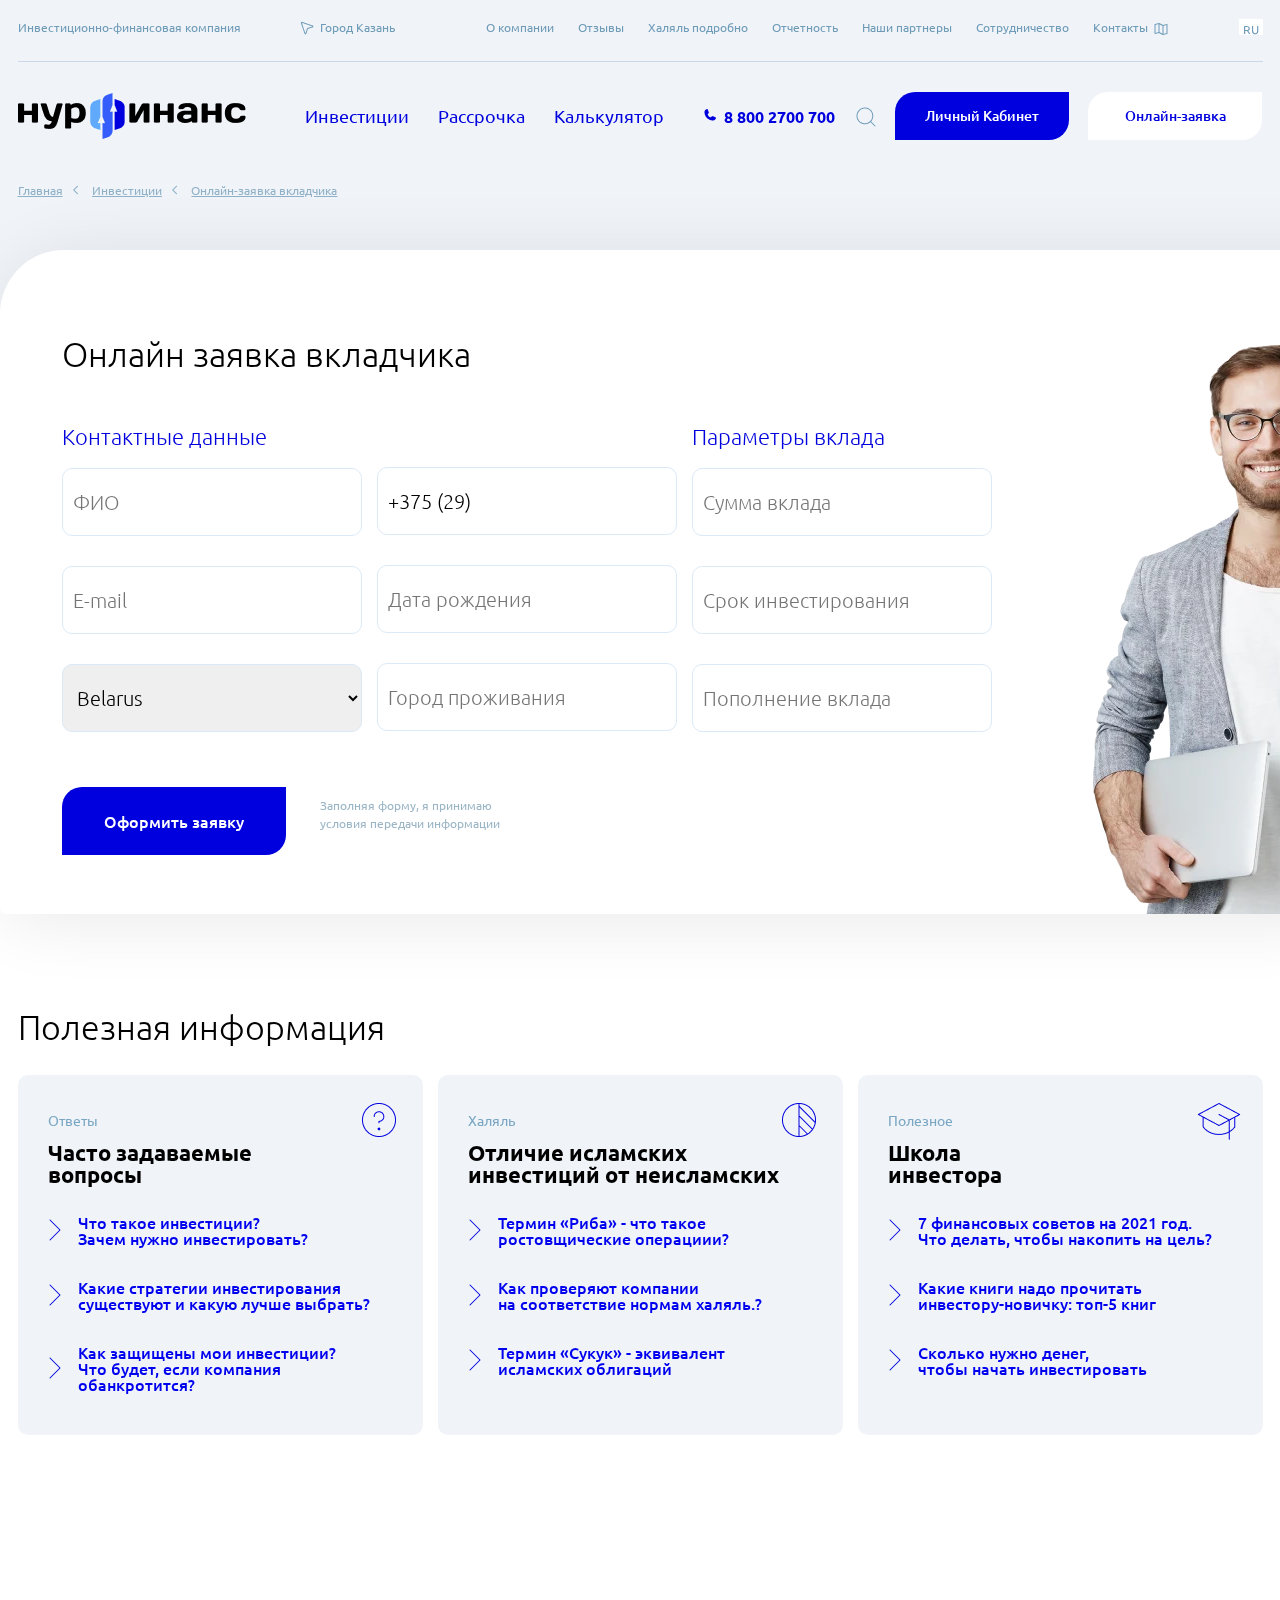
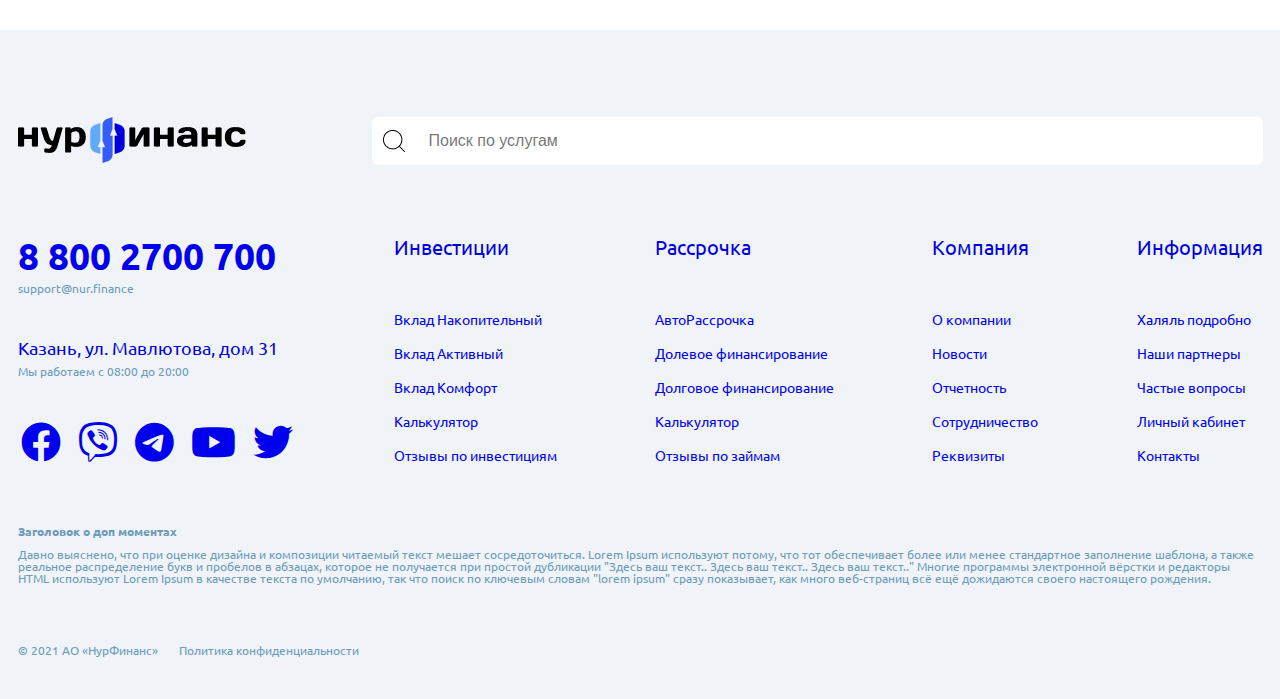
<file: online_page/online.html>
<!DOCTYPE html>
<html lang="ru">
<head>
   <meta charset="UTF-8">
   <meta name="viewport" content="width=device-width, initial-scale=1.0">
   <link rel="preconnect" href="https://fonts.googleapis.com">
   <link rel="preconnect" href="https://fonts.gstatic.com" crossorigin>
   <link href="https://fonts.googleapis.com/css2?family=Ubuntu:wght@300;400;500;700&display=swap" rel="stylesheet">
   <link rel="stylesheet" href="../css_index/iconfonts.css">
   <link rel="stylesheet" href="../css_index/reset.css">
   <link rel="stylesheet" href="../css_index/normalize.css">
   <link rel="stylesheet" href="css/style.css">
   <link rel="shortcut icon" href="../back_img/title_top.png" type="image/png">
   <title>Онлайн-заявка вкладчика</title>
</head>
<body>
   
   <div class="block" id="start">
      <div class="fixed" id="fix">
         <a href="#start"><span>В начало</span></a>
      </div>
   </div>
   <main class="container">
      <header class="header">
         <!-- nav -->
         <nav class="navi">
            <section class="navi_section_a">
               <span><a href="index.html" title="Нурфинанс">Инвестиционно-финансовая компания</a></span>
            </section>
            <section class="navi_section_b">
               <span><a href="https://yandex.by/maps/geo/kazan/53166501/?ll=49.099982%2C55.767306&z=11" title="Казань">Город Казань</a></span>
            </section>
            <section class="navi_section_c">
               <ul>
                  <li><span><a href="../index.html" title="О компании">О компании</a></span></li>
                  <li><span><a href="../index.html" title="Отзывы">Отзывы</a></span></li>
                  <li><span><a href="../index.html" title="Халяль подробно">Халяль подробно</a></span></li>
                  <li><span><a href="../index.html" title="Отчетность">Отчетность</a></span></li>
                  <li><span><a href="../index.html" title="Наши партнеры">Наши партнеры</a></span></li>
                  <li><span><a href="../index.html" title="Сотрудничество">Сотрудничество</a></span></li>
                  <li><span id="cont" title="Контакты"><a href="../index.html">Контакты</a></span></li>
               </ul>
            </section>
            <section class="navi_section_d">
               <span>RU</span>
            </section>
         </nav>
         <hr>
         <!-- menu -->
         <menu class="menu">
            <section class="menu_a">
               <a href="../index.html" title="НурФинанс - главная">
               <span>
                  <img src="../back_img/Frame.png" alt="Нурфинанс">
               </span>
               </a>
            </section>
            <section class="menu_b">
               <ul>
                  <li><a href="../invest_page/invest.html"><span>Инвестиции</span></a></li>
                  <li><a href="../installment_page/installment.html"><span>Рассрочка</span></a></li>
                  <li><a href="../online_page/online.html"><span>Калькулятор</span></a></li>
               </ul>
            </section>
            <section class="menu_c">
               <span><a href="">8 800 2700 700</a></span>
            </section>
            <section class="menu_d">
               <a href="../index.html"><button class="blue_button"><span>Личный Кабинет</span></button></a>
               <a href="../online_page/online.html"><button class="white_button"><span>Онлайн-заявка</span></button></a>
            </section>
         </menu>
         <p class="link">
            <a href="../index.html" title="Главная">Главная</a>
            <a href="../invest_page/invest.html" title="Инвестиции">Инвестиции</a>
            <a href="online.html">Онлайн-заявка вкладчика</a>
         </p>
      </header>

      <!-- Полезная информация -->
      <h6 id="info">Полезная информация</h6>

      <div class="info_container">
         <section class="response">
            <div id="response_header">
               <span>Ответы</span>
               <img src="../back_img/Question.png" alt="Question">
            </div>
            <h5>Часто задаваемые <br> вопросы</h5>
            <p><a href="https://ru.wikipedia.org/wiki/%D0%98%D0%BD%D0%B2%D0%B5%D1%81%D1%82%D0%B8%D1%86%D0%B8%D0%B8">Что такое инвестиции?<br>Зачем нужно инвестировать?</a></p>
            <p><a href="https://www.finam.ru/publications/item/shest-strategiiy-investirovaniya-v-akcii-20220415-160200/">Какие стратегии инвестирования <br>существуют и какую лучше выбрать?</a></p>
            <p><a href="https://monestro.com/ru/question/%D0%BA%D0%B0%D0%BA-%D0%BC%D0%BE%D0%B8-%D0%B7%D0%B0%D1%89%D0%B8%D1%89%D0%B5%D0%BD%D1%8B-%D0%B8%D0%BD%D0%B2%D0%B5%D1%81%D1%82%D0%B8%D1%86%D0%B8%D0%B8/">Как защищены мои инвестиции? <br>Что будет, если компания обанкротится?</a></p>
         </section>

         <section class="response">
            <div id="response_header">
               <span>Халяль</span>
               <img src="../back_img/CircleHalf.png" alt="Question">
            </div>
            <h5>Отличие исламских <br>инвестиций от неисламских</h5>
            <p><a href="https://ru.wikipedia.org/wiki/%D0%A0%D0%B8%D0%B1%D0%B0#:~:text=%D0%A0%D0%B8%D0%B1%D0%B0%CC%81%20%D0%B0%D1%80%D0%B0%D0%B1.,%D0%B7%D0%B0%D1%82%D1%80%D0%B0%D1%82%D0%B8%D0%B2%20%D0%B4%D0%BB%D1%8F%20%D1%8D%D1%82%D0%BE%D0%B3%D0%BE%20%D0%BD%D0%B8%D0%BA%D0%B0%D0%BA%D0%BE%D0%B3%D0%BE%20%D1%82%D1%80%D1%83%D0%B4%D0%B0.">Термин «Риба» - что такое <br>ростовщические операциии?</a></p>
            <p><a href="https://standartno.by/blog/articles/total/sertifikat-khalyal-v-belarusi/">Как проверяют компании<br>на соответствие нормам халяль.?</a></p>
            <p><a href="https://ru.wikipedia.org/wiki/%D0%A1%D1%83%D0%BA%D1%83%D0%BA">Термин «Сукук» - эквивалент<br>исламских облигаций</a></p>
         </section>

         <section class="response">
            <div id="response_header">
               <span>Полезное</span>
               <img src="../back_img/GraduationCap.png" alt="Question">
            </div>
            <h5>Школа<br>инвестора</h5>
            <p><a href="https://journal.tinkoff.ru/good-to-know/">7 финансовых советов на 2021 год. <br>Что делать, чтобы накопить на цель?</a></p>
            <p><a href="https://fintelligence-ru.medium.com/%D1%87%D1%82%D0%BE-%D0%BF%D0%BE%D1%87%D0%B8%D1%82%D0%B0%D1%82%D1%8C-%D0%BD%D0%B0%D1%87%D0%B8%D0%BD%D0%B0%D1%8E%D1%89%D0%B5%D0%BC%D1%83-%D0%B8%D0%BD%D0%B2%D0%B5%D1%81%D1%82%D0%BE%D1%80%D1%83-%D1%87%D1%82%D0%BE%D0%B1%D1%8B-%D1%81-%D0%BF%D0%BE%D0%BB%D1%8C%D0%B7%D0%BE%D0%B9-%D0%BF%D1%80%D0%BE%D0%B2%D0%B5%D1%81%D1%82%D0%B8-%D0%BE%D1%81%D1%82%D0%B0%D0%B2%D1%88%D0%B8%D0%B5%D1%81%D1%8F-%D0%B7%D0%B8%D0%BC%D0%BD%D0%B8%D0%B5-%D0%B2%D0%B5%D1%87%D0%B5%D1%80%D0%B0-47e7b6b1c2eb">Какие книги надо прочитать<br>инвестору-новичку: топ-5 книг</a></p>
            <p><a href="https://fincult.info/article/chto-nuzhno-znat-nachinayushchemu-investoru/#:~:text=%D0%A2%D0%B5%D0%BE%D1%80%D0%B5%D1%82%D0%B8%D1%87%D0%B5%D1%81%D0%BA%D0%B8%20%D0%BD%D0%B0%D1%87%D0%B0%D1%82%D1%8C%20%D0%BC%D0%BE%D0%B6%D0%BD%D0%BE%20%D1%81%20%D0%BB%D1%8E%D0%B1%D0%BE%D0%B9,%D1%80%D0%B8%D1%81%D0%BA%D0%BD%D1%83%D1%82%D1%8C%20%D0%BD%D0%B5%D1%81%D0%BA%D0%BE%D0%BB%D1%8C%D0%BA%D0%B8%D0%BC%D0%B8%20%D0%B4%D0%B5%D1%81%D1%8F%D1%82%D0%BA%D0%B0%D0%BC%D0%B8%20%D1%82%D1%8B%D1%81%D1%8F%D1%87%20%D1%80%D1%83%D0%B1%D0%BB%D0%B5%D0%B9.">Сколько нужно денег,<br>чтобы начать инвестировать</a></p>
         </section>
      </div>

   </main>

       <!-- Контейнер пошире -->
   <div class="container_z">
      <!-- Онлайн заявка -->
      <section class="online">
         <div class="online_container">
            <h6>Онлайн заявка вкладчика</h6>
            <div class="grand_div">
               <div class="grand_item first_grand">
                  <span class="grand-header">Контактные данные</span>
                  <form action="http://fe.it-academy.by/TestForm.php" method="get">
                     <input type="text" placeholder="ФИО">
                     <input type="text" placeholder="E-mail">
                     <select name="Country">
                        <option value="Belarus">Belarus</option>
                        <option value="Russia">Russia</option>
                     </select>
                  </form>
               </div>
               <div class="grand_item second_grand">
                  <form action="http://fe.it-academy.by/TestForm.php" method="get">
                     <input type="text" value="+375 (29)" maxlength="16">
                     <input type="text" placeholder="Дата рождения">
                     <input type="text" placeholder="Город проживания">
                  </form>
               </div>
               <div class="grand_item three_grand">
                  <span class="grand-header">Параметры вклада</span>
                  <form action="http://fe.it-academy.by/TestForm.php" method="get">
                     <input type="text" placeholder="Сумма вклада">
                     <input type="text" placeholder="Срок инвестирования">
                     <input type="text" placeholder="Пополнение вклада">
                  </form>
               </div>
            </div>
            <a href="online.html"><button class="blue_button"><span>Оформить заявку</span></button></a>
            <div>
               <span>Заполняя форму, я принимаю<br>условия передачи информации</span>
            </div>
         </div>
      </section>
   </div>



   <!-- footer -->
   <footer class="footer_bg">
      <div class="footer_container">

         <div class="logo_form">
           <a href="../index.html"><span><img src="../back_img/Frame.png" alt="logo"></span></a>
           <form action="http://fe.it-academy.by/TestForm.php">
            <input type="text" placeholder="Поиск по услугам">
           </form>
         </div>


         <div class="footer_menu">

            <section class="contacts">
              <p class="number">
               <span>
                  <a href="../index.html">8 800 2700 700</a>
               </span>
              </p>
              <p class="email">support@nur.finance</p>
              <p class="addres">Казань, ул. Мавлютова, дом 31</p>
              <p class="email">Мы работаем с 08:00 до 20:00</p>
              <p class="icons">
               <a href="https://www.facebook.com/"><i class="fa-brands fa-facebook"></i></a>
               <a href="https://www.viber.com/ru/"><i class="fa-brands fa-viber"></i></a>
               <a href="https://web.telegram.org/a/"><i class="fa-brands fa-telegram"></i></a>
               <a href="https://www.youtube.com/"><i class="fa-brands fa-youtube"></i></a>
               <a href="https://twitter.com/?lang=ru"><i class="fa-brands fa-twitter"></i></a>
              </p>
            </section>

            <section class="box">
               <h3>Инвестиции</h3>
               <ul>
                  <li><a href="../deppsit_page/deposit.html">Вклад Накопительный</a></li>
                  <li><a href="../deppsit_page/deposit.html">Вклад Активный</a></li>
                  <li><a href="../deppsit_page/deposit.html">Вклад Комфорт</a></li>
                  <li><a href="../online_page/online.html">Калькулятор</a></li>
                  <li><a href="../online_page/online.html">Отзывы по инвестициям</a></li>
               </ul>

            </section>

            <section class="box">
               <h3>Рассрочка</h3>
               <ul>
                  <li><a href="../deppsit_page/deposit.html">АвтоРассрочка</a></li>
                  <li><a href="../deppsit_page/deposit.html">Долевое финансирование</a></li>
                  <li><a href="../deppsit_page/deposit.html">Долговое финансирование</a></li>
                  <li><a href="online.html">Калькулятор</a></li>
                  <li><a href="../index.html">Отзывы по займам</a></li>
               </ul>
            </section>

            <section class="box">
               <h3>Компания</h3>
               <ul>
                  <li><a href="../index.html">О компании</a></li>
                  <li><a href="../index.html">Новости</a></li>
                  <li><a href="../index.html">Отчетность</a></li>
                  <li><a href="../index.html">Сотрудничество</a></li>
                  <li><a href="../index.html">Реквизиты</a></li>
               </ul>
            </section>

            <section class="box">
               <h3>Информация</h3>
               <ul>
                  <li><a href="../index.html">Халяль подробно</a></li>
                  <li><a href="../index.html">Наши партнеры</a></li>
                  <li><a href="../index.html">Частые вопросы</a></li>
                  <li><a href="../index.html">Личный кабинет</a></li>
                  <li><a href="../index.html">Контакты</a></li>
               </ul>
            </section>
         </div>
         
         <p class="h">Заголовок о доп моментах</p>
         <p class="h_text">Давно выяснено, что при оценке дизайна и композиции читаемый текст мешает сосредоточиться. Lorem Ipsum используют потому, что тот обеспечивает более или менее стандартное заполнение шаблона, а также реальное распределение букв и пробелов в абзацах, которое не получается при простой дубликации "Здесь ваш текст.. Здесь ваш текст.. Здесь ваш текст.." Многие программы электронной вёрстки и редакторы HTML используют Lorem Ipsum в качестве текста по умолчанию, так что поиск по ключевым словам "lorem ipsum" сразу показывает, как много веб-страниц всё ещё дожидаются своего настоящего рождения. </p>
         <p class="h_info"><span>© 2021 АО «НурФинанс»</span><a href="">Политика конфиденциальности</a><span></span></p>
      </div>
   </footer>

   <script>
      var fix = document.getElementById('fix');

      window.onscroll = function(event){
          if(this.pageYOffset > 10){
              fix.style.display = 'block';
          } else{
              fix.style.display = 'none'; 
          }
      }
  </script>

</body>
</html>
</file>
<file: css_index/style.css>
* { -webkit-box-sizing: border-box; box-sizing: border-box; }

@-webkit-keyframes fix { from { background: #5f5fa3; color: #07c9fa; }
  50% { background: #be1cdf; -webkit-columns: #f3ad2b; columns: #f3ad2b; }
  80% { background: #0000DE; color: #8484ac; }
  to { background: #8f8fdd; color: #1414e6; } }

@keyframes fix { from { background: #5f5fa3; color: #07c9fa; }
  50% { background: #be1cdf; -webkit-columns: #f3ad2b; columns: #f3ad2b; }
  80% { background: #0000DE; color: #8484ac; }
  to { background: #8f8fdd; color: #1414e6; } }
a { text-decoration: none; }

a:visited { text-decoration: none; }

button:hover { cursor: pointer; }

.block { height: 630px; background: #F0F4F8; position: relative; }

.fixed { position: fixed; bottom: 10px; left: 10px; width: 80px; height: 80px; border-radius: 50%; background-color: #0000DE; -webkit-animation: fix 4s infinite; animation: fix 4s infinite; }
.fixed span { position: relative; top: 30px; left: 10px; font-family: 'Ubuntu'; font-style: normal; font-weight: 300; font-size: 14px; color: #FFFFFF; }

.container { width: 1245px; position: absolute; margin: 0 auto; top: 0; left: 0; right: 0; }

.header { height: 630px; }

.navi { height: 53px; display: -webkit-box; display: -ms-flexbox; display: flex; -webkit-box-pack: justify; -ms-flex-pack: justify; justify-content: space-between; -webkit-box-align: center; -ms-flex-align: center; align-items: center; font-family: 'Ubuntu', sans-serif; font-weight: 400; font-size: 12px; }
.navi .navi_section_a span > a { color: #6E9BB8; }
.navi .navi_section_b { position: relative; }
.navi .navi_section_b span::before { content: url(../nav_img/Vector.png); position: absolute; left: -20px; }
.navi .navi_section_b span > a { color: #6E9BB8; }
.navi .navi_section_c ul { display: -webkit-box; display: -ms-flexbox; display: flex; -webkit-box-align: center; -ms-flex-align: center; align-items: center; }
.navi .navi_section_c ul li { margin: 0px 12px; position: relative; }
.navi .navi_section_c ul li #cont::after { content: url(../nav_img/MapTrifold.png); position: absolute; left: 60px; bottom: -5px; }
.navi .navi_section_c ul span > a { color: #6E9BB8; }
.navi .navi_section_d { width: 24px; height: 16px; background-color: white; text-align: center; padding-top: 4px; }
.navi .navi_section_d span { color: #6E9BB8; }

hr { background-color: #CBD8E9; border: none; height: 1px; }

.menu { display: -webkit-box; display: -ms-flexbox; display: flex; -webkit-box-pack: justify; -ms-flex-pack: justify; justify-content: space-between; -webkit-box-align: center; -ms-flex-align: center; align-items: center; margin: 30px 0px 50px; font-family: 'Ubuntu', sans-serif; }
.menu .menu_a i { display: none; }
.menu .menu_b ul { display: -webkit-box; display: -ms-flexbox; display: flex; -webkit-box-align: center; -ms-flex-align: center; align-items: center; }
.menu .menu_b ul li { margin: 0px 14.5px; }
.menu .menu_b ul li span { font-weight: 400; font-size: 18px; color: #0000DE; }
.menu .menu_c > span { position: relative; }
.menu .menu_c > span a { color: #0000DE; font-weight: 700; font-size: 16px; }
.menu .menu_c > span > a::before { content: url(../menu_img/phone.png); position: absolute; top: 1px; left: -20px; }
.menu .menu_c > span > a::after { content: url(../menu_img/search.png); position: absolute; bottom: -5px; left: 130px; }
.menu .menu_d .blue_button { background: #0000DE; border-radius: 20px 0px; width: 174px; height: 48px; font-family: 'Ubuntu'; font-style: normal; font-weight: 500; font-size: 14px; color: white; border: none; }
.menu .menu_d .white_button { background: #FFFFFF; border-radius: 20px 0px; width: 174px; height: 48px; font-family: 'Ubuntu'; font-style: normal; font-weight: 500; font-size: 14px; color: #0000DE; border: none; }
.menu .menu_d button { margin-left: 15px; }

.promo { position: relative; }
.promo h1 { margin: 105px 0px 23px; font-family: 'Ubuntu'; font-style: normal; font-weight: 700; }
.promo h1 span { color: #0000DE; }
.promo #ellipse { position: absolute; left: 715px; top: -50px; }
.promo #number { position: absolute; left: 696px; bottom: -80px; }
.promo #man { position: absolute; left: 676px; bottom: -170px; }
.promo .slogan { margin-bottom: 42px; font-family: 'Ubuntu'; font-style: normal; font-weight: 300; font-size: 18px; }
.promo .blue_button { background: #0000DE; border-radius: 20px 0px; width: 190px; height: 68px; font-family: 'Ubuntu'; font-style: normal; font-weight: 500; font-size: 14px; color: white; border: none; margin-right: 20px; }
.promo .white_button { background: #FFFFFF; border-radius: 20px 0px; width: 159px; height: 68px; font-family: 'Ubuntu'; font-style: normal; font-weight: 500; font-size: 14px; color: #0000DE; border: none; }
.promo .dot { width: 95px; display: -webkit-box; display: -ms-flexbox; display: flex; position: absolute; left: 500px; bottom: 30px; }
.promo .dot div { width: 10px; height: 10px; background: #C3D1E1; border-radius: 50%; margin: 0px 4px; }
.promo .dot > :nth-child(3) { background-color: #355DFB; }
.promo .arrow { display: -webkit-box; display: -ms-flexbox; display: flex; position: absolute; right: 0px; top: 215px; }
.promo .arrow .arrow_left { height: 40px; width: 40px; border-radius: 50%; background: url(../back_img/left.png) no-repeat 50% 50%; background-color: white; }
.promo .arrow .arrow_right { height: 40px; width: 40px; border-radius: 50%; background: url(../back_img/right.png) no-repeat 50% 50%; background-color: white; }

.recommendation { margin-bottom: 118px; }
.recommendation h6 { margin: 98px 0px 30px; font-family: 'Ubuntu'; font-style: normal; font-weight: 300; font-size: 34px; }
.recommendation .top_div { display: -webkit-box; display: -ms-flexbox; display: flex; margin-bottom: 15px; }
.recommendation .top_div .wide { border-radius: 6px; width: 825px; padding: 32px 40px 38px; margin-right: 15px; background: url(../back_img/family.webp) no-repeat right bottom; background-color: #F0F4F8; }
.recommendation .top_div .wide .wide_left { width: 354px; }
.recommendation .top_div .wide .wide_left .wide_left_text { font-family: 'Ubuntu'; font-style: normal; font-weight: 300; font-size: 16px; color: #6E9BB8; margin: 26px 0px 27px; }
.recommendation .top_div .wide .wide_left .head_text { color: #79A6C3; font-family: 'Ubuntu'; font-style: normal; font-weight: 400; font-size: 14px; }
.recommendation .top_div .wide .wide_left h4 { font-family: 'Ubuntu'; font-style: normal; font-weight: 700; font-size: 24px; margin: 10px 0px 20px; }
.recommendation .top_div .wide .wide_left .wide_left_flex { display: -webkit-box; display: -ms-flexbox; display: flex; }
.recommendation .top_div .wide .wide_left .wide_left_flex div:first-of-type { padding-right: 40px; }
.recommendation .top_div .wide .wide_left .wide_left_flex .wide_text { font-family: 'Ubuntu'; font-style: normal; font-weight: 400; font-size: 14px; }
.recommendation .top_div .wide .wide_left .wide_left_flex .wide_numbers { color: #355DFB; font-family: 'Ubuntu'; font-style: normal; font-weight: 700; font-size: 36px; }
.recommendation .top_div .wide .wide_left .wide_left_flex span { display: block; }
.recommendation .top_div .wide .wide_left .blue_button { background: #0000DE; border-radius: 20px 0px; width: 166px; height: 48px; font-family: 'Ubuntu'; font-style: normal; font-weight: 500; font-size: 14px; color: white; border: none; margin-right: 17px; }
.recommendation .top_div .wide .wide_left .white_button { background: #FFFFFF; border-radius: 20px 0px; width: 133px; height: 48px; font-family: 'Ubuntu'; font-style: normal; font-weight: 500; font-size: 14px; color: #0000DE; border: none; }
.recommendation .top_div .narrow { padding: 32px 40px 38px; border-radius: 6px; width: 405px; background: url(../back_img/car.webp) no-repeat 100% 20%; background-color: #F0F4F8; }
.recommendation .top_div .narrow .wide_left { width: 354px; }
.recommendation .top_div .narrow .wide_left .wide_left_text { font-family: 'Ubuntu'; font-style: normal; font-weight: 300; font-size: 16px; color: #6E9BB8; margin: 26px 0px 27px; }
.recommendation .top_div .narrow .wide_left .head_text { color: #79A6C3; font-family: 'Ubuntu'; font-style: normal; font-weight: 400; font-size: 14px; }
.recommendation .top_div .narrow .wide_left h4 { font-family: 'Ubuntu'; font-style: normal; font-weight: 700; font-size: 24px; margin: 10px 0px 20px; }
.recommendation .top_div .narrow .wide_left .wide_left_flex { display: -webkit-box; display: -ms-flexbox; display: flex; }
.recommendation .top_div .narrow .wide_left .wide_left_flex div:first-of-type { padding-right: 40px; }
.recommendation .top_div .narrow .wide_left .wide_left_flex .wide_text { font-family: 'Ubuntu'; font-style: normal; font-weight: 400; font-size: 14px; }
.recommendation .top_div .narrow .wide_left .wide_left_flex .wide_numbers { color: #355DFB; font-family: 'Ubuntu'; font-style: normal; font-weight: 700; font-size: 36px; }
.recommendation .top_div .narrow .wide_left .wide_left_flex span { display: block; }
.recommendation .top_div .narrow .wide_left .blue_button { background: #0000DE; border-radius: 20px 0px; width: 166px; height: 48px; font-family: 'Ubuntu'; font-style: normal; font-weight: 500; font-size: 14px; color: white; border: none; margin-right: 17px; }
.recommendation .top_div .narrow .wide_left .white_button { background: #FFFFFF; border-radius: 20px 0px; width: 133px; height: 48px; font-family: 'Ubuntu'; font-style: normal; font-weight: 500; font-size: 14px; color: #0000DE; border: none; }
.recommendation .bottom_div { display: -webkit-box; display: -ms-flexbox; display: flex; }
.recommendation .bottom_div .narrow { padding: 32px 40px 38px; border-radius: 6px; width: 405px; background: url(../back_img/stiralka.webp) no-repeat 100% 20%; background-color: #F0F4F8; }
.recommendation .bottom_div .narrow .wide_left { width: 354px; }
.recommendation .bottom_div .narrow .wide_left .wide_left_text { font-family: 'Ubuntu'; font-style: normal; font-weight: 300; font-size: 16px; color: #6E9BB8; margin: 26px 0px 27px; }
.recommendation .bottom_div .narrow .wide_left .head_text { color: #79A6C3; font-family: 'Ubuntu'; font-style: normal; font-weight: 400; font-size: 14px; }
.recommendation .bottom_div .narrow .wide_left h4 { font-family: 'Ubuntu'; font-style: normal; font-weight: 700; font-size: 24px; margin: 10px 0px 20px; }
.recommendation .bottom_div .narrow .wide_left .wide_left_flex { display: -webkit-box; display: -ms-flexbox; display: flex; }
.recommendation .bottom_div .narrow .wide_left .wide_left_flex div:first-of-type { padding-right: 40px; }
.recommendation .bottom_div .narrow .wide_left .wide_left_flex .wide_text { font-family: 'Ubuntu'; font-style: normal; font-weight: 400; font-size: 14px; }
.recommendation .bottom_div .narrow .wide_left .wide_left_flex .wide_numbers { color: #355DFB; font-family: 'Ubuntu'; font-style: normal; font-weight: 700; font-size: 36px; }
.recommendation .bottom_div .narrow .wide_left .wide_left_flex span { display: block; }
.recommendation .bottom_div .narrow .wide_left .blue_button { background: #0000DE; border-radius: 20px 0px; width: 166px; height: 48px; font-family: 'Ubuntu'; font-style: normal; font-weight: 500; font-size: 14px; color: white; border: none; margin-right: 17px; }
.recommendation .bottom_div .narrow .wide_left .white_button { background: #FFFFFF; border-radius: 20px 0px; width: 133px; height: 48px; font-family: 'Ubuntu'; font-style: normal; font-weight: 500; font-size: 14px; color: #0000DE; border: none; }
.recommendation .bottom_div .wide { border-radius: 6px; width: 825px; padding: 32px 40px 38px; margin-left: 15px; background: url(../back_img/businessman.webp) no-repeat 80% 80%; background-color: #F0F4F8; }
.recommendation .bottom_div .wide .wide_left { width: 354px; }
.recommendation .bottom_div .wide .wide_left .wide_left_text { font-family: 'Ubuntu'; font-style: normal; font-weight: 300; font-size: 16px; color: #6E9BB8; margin: 26px 0px 27px; }
.recommendation .bottom_div .wide .wide_left .head_text { color: #79A6C3; font-family: 'Ubuntu'; font-style: normal; font-weight: 400; font-size: 14px; }
.recommendation .bottom_div .wide .wide_left h4 { font-family: 'Ubuntu'; font-style: normal; font-weight: 700; font-size: 24px; margin: 10px 0px 20px; }
.recommendation .bottom_div .wide .wide_left .wide_left_flex { display: -webkit-box; display: -ms-flexbox; display: flex; }
.recommendation .bottom_div .wide .wide_left .wide_left_flex div:first-of-type { padding-right: 40px; }
.recommendation .bottom_div .wide .wide_left .wide_left_flex .wide_text { font-family: 'Ubuntu'; font-style: normal; font-weight: 400; font-size: 14px; }
.recommendation .bottom_div .wide .wide_left .wide_left_flex .wide_numbers { color: #355DFB; font-family: 'Ubuntu'; font-style: normal; font-weight: 700; font-size: 36px; }
.recommendation .bottom_div .wide .wide_left .wide_left_flex span { display: block; }
.recommendation .bottom_div .wide .wide_left .blue_button { background: #0000DE; border-radius: 20px 0px; width: 166px; height: 48px; font-family: 'Ubuntu'; font-style: normal; font-weight: 500; font-size: 14px; color: white; border: none; margin-right: 17px; }
.recommendation .bottom_div .wide .wide_left .white_button { background: #FFFFFF; border-radius: 20px 0px; width: 133px; height: 48px; font-family: 'Ubuntu'; font-style: normal; font-weight: 500; font-size: 14px; color: #0000DE; border: none; }

.button_div { display: -webkit-box; display: -ms-flexbox; display: flex; -webkit-box-pack: justify; -ms-flex-pack: justify; justify-content: space-between; font-family: 'Ubuntu'; font-style: normal; font-weight: 300; font-size: 27px; position: relative; z-index: 2; }
.button_div .button_left { width: 615px; height: 135px; background: #0000DE; border-radius: 10px; border: none; color: white; }
.button_div .button_left span::before { content: url(../back_img/left_button.png); position: absolute; left: 100px; }
.button_div .button_left span::after { content: url(../back_img/left1.png); position: absolute; top: 40px; left: 130px; }
.button_div .button_right { width: 615px; height: 135px; background: #0000DE; border-radius: 10px; border: none; color: white; }
.button_div .button_right span::before { content: url(../back_img/right_button.png); position: absolute; right: 450px; top: 20px; }

main h6 { font-family: 'Ubuntu'; font-style: normal; font-weight: 300; font-size: 34px; margin: 793px 0px 33px; }
main .possibilities_items { height: 400px; display: -webkit-box; display: -ms-flexbox; display: flex; -webkit-box-pack: justify; -ms-flex-pack: justify; justify-content: space-between; }
main .possibilities_items .possibilities_item_a { width: 358px; }
main .possibilities_items .possibilities_item_a ul { padding-left: 70px; }
main .possibilities_items .possibilities_item_a ul li { position: relative; margin-bottom: 45px; }
main .possibilities_items .possibilities_item_a ul li span { font-family: 'Ubuntu'; font-style: normal; font-weight: 400; font-size: 16px; }
main .possibilities_items .possibilities_item_a ul li:nth-child(1)::before { content: url(../posibilities_img/Coin.png); position: absolute; top: -15px; left: -75px; }
main .possibilities_items .possibilities_item_a ul li:nth-child(2)::before { content: url(../posibilities_img/Wallet.png); position: absolute; top: -15px; left: -75px; }
main .possibilities_items .possibilities_item_a ul li:nth-child(3)::before { content: url(../posibilities_img/ChartBar.png); position: absolute; top: -15px; left: -75px; }
main .possibilities_items .possibilities_item_a ul li:nth-child(4)::before { content: url(../posibilities_img/ShieldChevron.png); position: absolute; top: -15px; left: -75px; }
main .possibilities_items .possibilities_item_a button { margin-top: 36px; background: #0000DE; border-radius: 20px 0px; width: 252px; height: 48px; font-family: 'Ubuntu'; font-style: normal; font-weight: 500; font-size: 14px; color: white; border: none; }
main .possibilities_items .possibilities_item_b { width: 421px; }
main .possibilities_items .possibilities_item_b .possibilities_text { font-family: 'Ubuntu'; font-style: normal; font-weight: 300; font-size: 18px; text-align: center; }
main .possibilities_items .possibilities_item_b .possibilities_container { width: 423px; height: 119px; margin: 59px 0px 19px; background: url(../posibilities_img/lineh.png) no-repeat; display: -webkit-box; display: -ms-flexbox; display: flex; -webkit-box-pack: justify; -ms-flex-pack: justify; justify-content: space-between; }
main .possibilities_items .possibilities_item_b .possibilities_container .possibilities_container_a { width: 95px; display: -webkit-box; display: -ms-flexbox; display: flex; -webkit-box-pack: justify; -ms-flex-pack: justify; justify-content: space-between; }
main .possibilities_items .possibilities_item_b .possibilities_container .possibilities_container_a .possibilities_container_item_a { background: url(../posibilities_img/leftitem.png) no-repeat bottom; height: 100%; padding-top: 45px; width: 95px; }
main .possibilities_items .possibilities_item_b .possibilities_container .possibilities_container_a .possibilities_container_item_a :nth-child(1) { font-family: 'Ubuntu'; font-style: normal; font-weight: 700; font-size: 20px; color: #7C83A1; }
main .possibilities_items .possibilities_item_b .possibilities_container .possibilities_container_a .possibilities_container_item_a :nth-child(2) { font-family: 'Ubuntu'; font-style: normal; font-weight: 400; font-size: 14px; color: #7C83A1; }
main .possibilities_items .possibilities_item_b .possibilities_container .possibilities_container_b { width: 95px; background: url(../posibilities_img/centeritem.png) no-repeat bottom; position: relative; }
main .possibilities_items .possibilities_item_b .possibilities_container .possibilities_container_b .possibilities_container_item_b { position: absolute; top: -30px; }
main .possibilities_items .possibilities_item_b .possibilities_container .possibilities_container_b .possibilities_container_item_b :nth-child(1) { font-family: 'Ubuntu'; font-style: normal; font-weight: 700; font-size: 20px; color: #355DFB; }
main .possibilities_items .possibilities_item_b .possibilities_container .possibilities_container_b .possibilities_container_item_b :nth-child(2) { font-family: 'Ubuntu'; font-style: normal; font-weight: 400; font-size: 14px; }
main .possibilities_items .possibilities_item_b .possibilities_container .possibilities_container_c { width: 95px; background: url(../posibilities_img/rightitem.png) no-repeat bottom; padding-top: 25px; }
main .possibilities_items .possibilities_item_b .possibilities_container .possibilities_container_c .possibilities_container_item_a :nth-child(1) { font-family: 'Ubuntu'; font-style: normal; font-weight: 700; font-size: 20px; color: #7C83A1; }
main .possibilities_items .possibilities_item_b .possibilities_container .possibilities_container_c .possibilities_container_item_a :nth-child(2) { font-family: 'Ubuntu'; font-style: normal; font-weight: 400; font-size: 14px; color: #7C83A1; }
main .possibilities_items .possibilities_item_b .elements { display: -webkit-box; display: -ms-flexbox; display: flex; -webkit-box-pack: justify; -ms-flex-pack: justify; justify-content: space-between; margin: 20px 0px 37px; font-family: 'Ubuntu'; font-style: normal; font-weight: 400; font-size: 14px; }
main .possibilities_items .possibilities_item_b .elements .element_b { font-family: 'Ubuntu'; font-style: normal; font-weight: 700; font-size: 14px; color: #355DFB; }
main .possibilities_items .possibilities_item_b hr { margin: 11px 0px; }
main .possibilities_items .possibilities_item_b .possibilities_text_a { font-family: 'Ubuntu'; font-style: normal; font-weight: 400; font-size: 16px; }
main .possibilities_items .possibilities_item_b .possibilities_text_a span { font-weight: bold; }
main .possibilities_items .possibilities_item_b .possibilities_text_b { color: #7C83A1; font-family: 'Ubuntu'; font-style: normal; font-weight: 400; font-size: 16px; position: relative; margin: 10px 0px; padding-left: 25px; }
main .possibilities_items .possibilities_item_b .possibilities_text_b span::before { content: url(../posibilities_img/CheckCircle.png); position: absolute; left: 0px; bottom: -5px; }
main .possibilities_items .possibilities_item_b .line_bot { background: url(../posibilities_img/fline.png) no-repeat; margin-top: 16px; }
main .possibilities_items .possibilities_item_c .possibilities_text { font-family: 'Ubuntu'; font-style: normal; font-weight: 300; font-size: 18px; text-align: center; }
main .possibilities_items .possibilities_item_c .possibilities_container { width: 423px; height: 119px; margin: 59px 0px 19px; background: url(../posibilities_img/lineh.png) no-repeat 50% 50%, url(../posibilities_img/fkrivaya.png) no-repeat 50% 50%, url(../posibilities_img/krivaya.png) no-repeat 50% 50%; }
main .possibilities_items .possibilities_item_c .fond { font-family: 'Ubuntu'; font-style: normal; font-weight: 400; font-size: 14px; }
main .possibilities_items .possibilities_item_c .fond div { display: inline-block; position: relative; }
main .possibilities_items .possibilities_item_c .fond div:first-of-type { margin: 0px 50px 0px 60px; }
main .possibilities_items .possibilities_item_c .fond div:first-of-type ::before { content: url(../posibilities_img/neblue.png); position: absolute; top: 8px; left: -25px; }
main .possibilities_items .possibilities_item_c .fond div:last-of-type ::before { content: url(../posibilities_img/bluee.png); position: absolute; top: 8px; left: -25px; }
main .possibilities_items .possibilities_item_c hr { margin-top: 68px; }
main .possibilities_items .possibilities_item_c .possibilities_text_a { font-family: 'Ubuntu'; font-style: normal; font-weight: 400; font-size: 16px; }
main .possibilities_items .possibilities_item_c .possibilities_text_a span { font-weight: bold; }
main .possibilities_items .possibilities_item_c .possibilities_text_b { color: #355DFB; font-family: 'Ubuntu'; font-style: normal; font-weight: 400; font-size: 16px; position: relative; margin: 10px 0px; padding-left: 25px; }
main .possibilities_items .possibilities_item_c .possibilities_text_b span::before { content: url(../posibilities_img/CheckCircle.png); position: absolute; left: 0px; bottom: -5px; }
main .possibilities_items .possibilities_item_c .line_bot { background: url(../posibilities_img/fline.png) no-repeat; margin-top: 16px; }

main #reviews { margin: 112px 0px 93px; }
main .reviews_container { display: -webkit-box; display: -ms-flexbox; display: flex; -webkit-box-pack: justify; -ms-flex-pack: justify; justify-content: space-between; position: relative; z-index: 2; }
main .reviews_container .reviews_a { width: 405px; height: 202px; background: url(../back_img/play.png) no-repeat 76% 50%, url(../back_img/rew2.png) no-repeat 92% 190%, url(../back_img/rew1.png) no-repeat 80% 50%, url(../back_img/man1.webp) no-repeat; z-index: 4; }
main .reviews_container .reviews_a .name { margin: 242px 0px 10px; font-family: 'Ubuntu'; font-style: normal; font-weight: 700; font-size: 18px; }
main .reviews_container .reviews_a .name_atribut { color: #6E9BB8; font-family: 'Ubuntu'; font-style: normal; font-weight: 400; font-size: 16px; }
main .reviews_container .w { background: url(../back_img/play.png) no-repeat 76% 50%, url(../back_img/rew2.png) no-repeat 92% 190%, url(../back_img/rew1.png) no-repeat 80% 50%, url(../back_img/women.webp) no-repeat; }
main .reviews_container .m { background: url(../back_img/play.png) no-repeat 76% 50%, url(../back_img/rew2.png) no-repeat 92% 190%, url(../back_img/rew1.png) no-repeat 80% 50%, url(../back_img/man2.webp) no-repeat; }
main .reviews_button { width: 405px; margin: 125px auto; text-align: center; }
main .reviews_button .review_b { position: relative; z-index: 3; background: #FFFFFF; border-radius: 20px 0px; width: 405px; height: 48px; font-family: 'Ubuntu'; font-style: normal; font-weight: 500; font-size: 14px; color: #0000DE; border: none; }
main .reviews_button .review_b span { font-family: 'Ubuntu'; font-style: normal; font-weight: 500; font-size: 14px; }

main #info { margin: 141px 0px 31px; }
main .info_container { display: -webkit-box; display: -ms-flexbox; display: flex; -webkit-box-pack: justify; -ms-flex-pack: justify; justify-content: space-between; }
main .info_container a:visited { color: #0000DE; }
main .info_container section { padding: 22.5px 21.5px 36px 30px; width: 405px; height: 360px; background: #F0F4F8; border-radius: 10px; }
main .info_container .response h5 { font-family: 'Ubuntu'; font-style: normal; font-weight: 700; font-size: 22px; margin-bottom: 28px; }
main .info_container .response p { margin-bottom: 33px; font-family: 'Ubuntu'; font-style: normal; font-weight: 500; font-size: 16px; color: #0000DE; background: url(../back_img/CaretRight.png) no-repeat; background-position: -10px; padding-left: 30px; }
main .info_container .response #response_header { display: -webkit-box; display: -ms-flexbox; display: flex; -webkit-box-pack: justify; -ms-flex-pack: justify; justify-content: space-between; -webkit-box-align: center; -ms-flex-align: center; align-items: center; }
main .info_container .response #response_header span { font-family: 'Ubuntu'; font-style: normal; font-weight: 400; font-size: 14px; color: #79A6C3; }

.container_z { width: 1368px; margin: 0 auto; position: absolute; top: 1650px; bottom: 0; left: 0; right: 0; }
.container_z .calc { width: 1368px; height: 750px; background: #F0F4F8; border-radius: 64px 6px; padding: 169px 62px 110px; }
.container_z .calc h6 { font-family: 'Ubuntu'; font-style: normal; font-weight: 300; font-size: 34px; }
.container_z .calc .calc_content { display: -webkit-box; display: -ms-flexbox; display: flex; -webkit-box-pack: justify; -ms-flex-pack: justify; justify-content: space-between; }
.container_z .calc .calc_content .calc_content_a { width: 460px; height: 360px; }
.container_z .calc .calc_content .calc_content_a .calc_items { display: -webkit-box; display: -ms-flexbox; display: flex; -webkit-box-pack: justify; -ms-flex-pack: justify; justify-content: space-between; margin-top: 31px; margin-bottom: 20px; }
.container_z .calc .calc_content .calc_content_a .calc_items .calc_left_text { font-family: 'Ubuntu'; font-style: normal; font-weight: 300; font-size: 16px; }
.container_z .calc .calc_content .calc_content_a .calc_items .calc_right_text { font-family: 'Ubuntu'; font-style: normal; font-weight: 700; font-size: 16px; }
.container_z .calc .calc_content .calc_content_a .bg { height: 6px; width: 100%; background: url(../calc_img/blue.png) no-repeat, url(../calc_img/clean.png) no-repeat; position: relative; margin-bottom: 34px; }
.container_z .calc .calc_content .calc_content_a .bg img { position: absolute; left: 180px; top: -11px; }
.container_z .calc .calc_content .calc_content_a .back { background: url(../calc_img/blue2.png) no-repeat, url(../calc_img/clean.png) no-repeat; }
.container_z .calc .calc_content .calc_content_a .back img { left: 285px; }
.container_z .calc .calc_content .calc_content_a form { display: -webkit-box; display: -ms-flexbox; display: flex; -webkit-box-pack: justify; -ms-flex-pack: justify; justify-content: space-between; }
.container_z .calc .calc_content .calc_content_a form label { display: -webkit-box; display: -ms-flexbox; display: flex; -webkit-box-pack: center; -ms-flex-pack: center; justify-content: center; -webkit-box-align: center; -ms-flex-align: center; align-items: center; width: 224px; height: 49px; border: 1px solid #C6D9E9; border-radius: 20px 0px; text-align: center; opacity: 0.5; color: #6E9BB8; }
.container_z .calc .calc_content .calc_content_a form label span { margin-left: 10px; font-family: 'Ubuntu'; font-style: normal; font-weight: 500; font-size: 16px; }
.container_z .calc .calc_content .calc_content_a form label [type] { height: 20px; width: 20px; }
.container_z .calc .calc_content .calc_content_a form label:hover { background-color: white; cursor: pointer; z-index: 3; opacity: 1; -webkit-transition: 0.4s; transition: 0.4s; font-family: 'Ubuntu'; font-style: normal; font-weight: 500; font-size: 16px; color: black; }
.container_z .calc .calc_content .calc_content_b { width: 388.23px; height: 372px; background: url(../calc_img/line.png) no-repeat; }
.container_z .calc .calc_content .calc_content_c { width: 309px; height: 374px; background: #FFFFFF; border-radius: 10px 10px 120px 10px; padding: 30px 35px; }
.container_z .calc .calc_content .calc_content_c div { margin: 21px 0px; }
.container_z .calc .calc_content .calc_content_c .wide_numbers { color: #355DFB; font-family: 'Ubuntu'; font-style: normal; font-weight: 700; font-size: 36px; }
.container_z .calc .calc_content .calc_content_c .wide_text { font-family: 'Ubuntu'; font-style: normal; font-weight: 400; font-size: 14px; }
.container_z .calc .calc_content .calc_content_c button { background: #0000DE; border-radius: 20px 0px; width: 190px; height: 68px; font-family: 'Ubuntu'; font-style: normal; font-weight: 500; font-size: 14px; color: white; border: none; }
.container_z .bg_reviews { width: 1368px; height: 460px; background: #F0F4F8; border-radius: 120px 6px; margin-top: 750px; }

footer { height: 669px; background: #F0F4F8; margin-top: 3630px; }
footer .footer_container { width: 1245px; margin: 0 auto; height: 100%; }
footer .footer_container .logo_form { display: -webkit-box; display: -ms-flexbox; display: flex; -webkit-box-pack: justify; -ms-flex-pack: justify; justify-content: space-between; margin-bottom: 71px; padding-top: 87px; }
footer .footer_container .logo_form input { height: 48px; width: 891px; padding-left: 57px; background: url(../back_img/MagnifyingGlass.png) no-repeat 1% 50%; background-color: white; border-radius: 6px; border: none; }
footer .footer_container .footer_menu { display: -webkit-box; display: -ms-flexbox; display: flex; -webkit-box-pack: justify; -ms-flex-pack: justify; justify-content: space-between; }
footer .footer_container .footer_menu .contacts .number { font-family: 'Ubuntu'; font-style: normal; font-weight: 700; font-size: 37px; color: #0000DE; }
footer .footer_container .footer_menu .contacts .number a:visited { color: #0000DE; }
footer .footer_container .footer_menu .contacts .email { font-family: 'Ubuntu'; font-style: normal; font-weight: 400; font-size: 12px; color: #6E9BB8; margin: 8px 0px 45px; }
footer .footer_container .footer_menu .contacts .addres { font-family: 'Ubuntu'; font-style: normal; font-weight: 400; font-size: 18px; color: #0000DE; }
footer .footer_container .footer_menu .contacts .icons { font-size: 40px; color: #3387be; }
footer .footer_container .footer_menu .contacts .icons a i { margin: 0px 3px; }
footer .footer_container .footer_menu .contacts .icons a i:hover { -webkit-transform: scale(1.4); transform: scale(1.4); }
footer .footer_container .footer_menu .contacts .icons a:visited { color: #3387be; }
footer .footer_container .footer_menu .box h3 { font-family: 'Ubuntu'; font-style: normal; font-weight: 400; font-size: 20px; color: #0000DE; margin-bottom: 14px; }
footer .footer_container .footer_menu .box ul { margin-top: 55px; }
footer .footer_container .footer_menu .box ul li { font-family: 'Ubuntu'; font-style: normal; font-weight: 400; font-size: 14px; margin-top: 20px; }
footer .footer_container .footer_menu .box ul li a:visited { color: black; }
footer .footer_container .h { margin: 62px 0px 11px; font-family: 'Ubuntu'; font-style: normal; font-weight: 700; font-size: 12px; color: #6E9BB8; }
footer .footer_container .h_text { font-family: 'Ubuntu'; font-style: normal; font-weight: 400; font-size: 12px; color: #6E9BB8; }
footer .footer_container .h_info { margin: 60px 0px 16px; font-family: 'Ubuntu'; font-style: normal; font-weight: 400; font-size: 12px; color: #6E9BB8; }
footer .footer_container .h_info span { margin-right: 21px; }
footer .footer_container .h_info a:visited { color: #6E9BB8; }

@media all and (max-width: 1420px) { .block { width: 1420px; }
  .footer_bg { width: 1420px; } }
.adaptiv_block { display: none; }

.adaptiv_version { display: none; }

.dohod { display: none; }

.footer-adapt { display: none; }

/*# sourceMappingURL=style.css.map */
</file>
<file: css_index/media.css>
@media all and (max-width: 500px) { .fixed { display: none; }
  .block { display: none; }
  .container { display: none; }
  .container_z { display: none; }
  .footer_bg { display: none; }
  .adaptiv_block { height: 690px; background: url(../img_adaptiv/man_adaptiv.webp) no-repeat 50% 100%, url(../img_adaptiv/17.webp) no-repeat 50% 90%, url(../img_adaptiv/elipse.webp) no-repeat 50% 75%; background-color: #F0F4F8; display: block; min-width: 350px; }
  .adaptiv_version { width: 339px; margin: 0 auto; display: block; }
  .adaptiv_version .adaptiv_header .adaptiv_menu { display: -webkit-box; display: -ms-flexbox; display: flex; -webkit-box-align: center; -ms-flex-align: center; align-items: center; -webkit-box-pack: justify; -ms-flex-pack: justify; justify-content: space-between; }
  .adaptiv_version .adaptiv_header .adaptiv_menu div { margin: 10px 0px; }
  .adaptiv_version .adaptiv_header .adaptiv_menu div i { font-size: 20px; }
  .adaptiv_version .adaptiv_header .adaptiv_menu .button_blue { background: #0000DE; border-radius: 20px 0px; width: 127px; height: 31px; font-family: 'Ubuntu'; font-style: normal; font-weight: 500; font-size: 14px; color: white; border: none; padding: 7px 14px; }
  .adaptiv_version .adaptiv_header .adaptiv_menu .button_blue span { font-family: 'Ubuntu'; font-style: normal; font-weight: 500; font-size: 12px; color: white; }
  .adaptiv_version .adaptiv_header .adaptiv_nav_burger { width: 339px; margin: 0 auto; height: 100vh; background-color: #0000DE; position: absolute; top: -110%; -webkit-transition: 2s; transition: 2s; }
  .adaptiv_version .adaptiv_header .adaptiv_nav_burger ul li { font-family: 'Ubuntu'; font-style: normal; font-weight: 700; font-size: 18px; color: #fff; padding: 20px; }
  .adaptiv_version .adaptiv_header .active { -webkit-transition: 2s; transition: 2s; top: 10%; }
  .adaptiv_version .adaptiv_header .adaptiv_nav { display: -webkit-box; display: -ms-flexbox; display: flex; -webkit-box-pack: justify; -ms-flex-pack: justify; justify-content: space-between; }
  .adaptiv_version .adaptiv_header .adaptiv_nav a { font-family: 'Ubuntu'; font-style: normal; font-weight: 300; font-size: 16px; color: #0000DE; line-height: 110%; }
  .adaptiv_version .adaptiv_header h1 { font-family: 'Ubuntu'; font-style: normal; font-weight: 700; font-size: 32px; line-height: 110%; margin-top: 31px; }
  .adaptiv_version .adaptiv_header h1 span { color: #0000DE; }
  .adaptiv_version .adaptiv_header p { font-family: 'Ubuntu'; font-style: normal; font-weight: 300; font-size: 14px; line-height: 130%; margin-bottom: 21px; }
  .adaptiv_version .adaptiv_header .blue_button { background: #0000DE; border-radius: 20px 0px; width: 155px; height: 43px; font-family: 'Ubuntu'; font-style: normal; font-weight: 500; font-size: 14px; color: white; border: none; margin-right: 5px; }
  .adaptiv_version .adaptiv_header .white_button { background: #FFFFFF; border-radius: 20px 0px; width: 126px; height: 43px; font-family: 'Ubuntu'; font-style: normal; font-weight: 500; font-size: 14px; color: #0000DE; border: none; }
  .adaptiv-head { font-family: 'Ubuntu'; font-style: normal; font-weight: 300; font-size: 28px; line-height: 110%; }
  .reccomend h4 { margin: 65px 0px 21px; }
  .reccomend .reccomend-item { height: 301px; border-radius: 10px; background: url(../img_adaptiv/first.webp) no-repeat right bottom; background-color: #F0F4F8; padding: 26px 41px 32px 33.5px; margin-bottom: 16.7px; }
  .reccomend .reccomend-item .first-text { font-family: 'Ubuntu'; font-style: normal; font-weight: 300; font-size: 14px; color: #79A6C3; line-height: 110%; }
  .reccomend .reccomend-item h5 { font-family: 'Ubuntu'; font-style: normal; font-weight: 700; font-size: 20px; line-height: 110%; margin: 8px 0px 16px; }
  .reccomend .reccomend-item .reccomend-elemets { display: -webkit-box; display: -ms-flexbox; display: flex; -webkit-box-pack: justify; -ms-flex-pack: justify; justify-content: space-between; width: 207px; }
  .reccomend .reccomend-item .reccomend-elemets .top-elem { font-family: 'Ubuntu'; font-style: normal; font-weight: 700; font-size: 24px; color: #355DFB; line-height: 110%; }
  .reccomend .reccomend-item .reccomend-elemets .bot-elem { font-family: 'Ubuntu'; font-style: normal; font-weight: 300; font-size: 12px; line-height: 110%; margin-top: 5px; }
  .reccomend .reccomend-item .s-text { font-family: 'Ubuntu'; font-style: normal; font-weight: 300; font-size: 12px; color: #6E9BB8; line-height: 140%; margin: 15px 0px 22px; }
  .reccomend .reccomend-item .blue_button { background: #0000DE; border-radius: 20px 0px; width: 138px; height: 40px; font-family: 'Ubuntu'; font-style: normal; font-weight: 500; font-size: 14px; color: white; border: none; color: #fff; margin-right: 10px; }
  .reccomend .reccomend-item .white_button { background: #FFFFFF; border-radius: 20px 0px; width: 111px; height: 40px; font-family: 'Ubuntu'; font-style: normal; font-weight: 500; font-size: 14px; color: #0000DE; border: none; }
  .reccomend .avto { background: url(../img_adaptiv/sec.webp) no-repeat right 20%; background-color: #F0F4F8; }
  .reccomend .aktivniy { background: url(../img_adaptiv/three.webp) no-repeat right bottom; background-color: #F0F4F8; }
  .reccomend .express { background: url(../img_adaptiv/four.webp) no-repeat right 20%; background-color: #F0F4F8; }
  .buttons { margin-top: 86px; position: relative; z-index: 2; }
  .buttons .buttons_div_dohod { height: 90px; margin-bottom: 17px; border-radius: 10px; }
  .buttons .buttons_div_dohod .butt-text { padding: 17px 0px 17px 84px; font-family: 'Ubuntu'; font-style: normal; font-weight: 300; font-size: 16px; color: #fff; }
  .buttons .botb { background: url(../img_adaptiv/Target.svg) no-repeat 7% 50%; background-color: #0000DE; }
  .buttons .topb { background: url(../img_adaptiv/CaretDoubleRight.svg) no-repeat 7% 50%; background-color: #0000DE; }
  .dohod { margin: -55px 0px 80px; height: 790px; border-radius: 29px; background: #F0F4F8; position: relative; z-index: 1; min-width: 350px; display: block; }
  .dohod h4 { padding-top: 114px; }
  .dohod .adaptiv-calc .adaptiv_calc_items { display: -webkit-box; display: -ms-flexbox; display: flex; -webkit-box-pack: justify; -ms-flex-pack: justify; justify-content: space-between; margin: 31px 0px 20px; }
  .dohod .adaptiv-calc .adaptiv_calc_items .adaptiv_right_text { font-family: 'Ubuntu'; font-style: normal; font-weight: 700; font-size: 16px; }
  .dohod .adaptiv-calc .adaptiv_left_text { font-family: 'Ubuntu'; font-style: normal; font-weight: 300; font-size: 16px; }
  .dohod .adaptiv-calc .mtext { margin: 0px 0px 10px; }
  .dohod .adaptiv-calc form { display: -webkit-box; display: -ms-flexbox; display: flex; -webkit-box-pack: justify; -ms-flex-pack: justify; justify-content: space-between; }
  .dohod .adaptiv-calc form label { display: -webkit-box; display: -ms-flexbox; display: flex; -webkit-box-pack: center; -ms-flex-pack: center; justify-content: center; -webkit-box-align: center; -ms-flex-align: center; align-items: center; width: 224px; height: 49px; border: 1px solid #C6D9E9; border-radius: 20px 0px; text-align: center; opacity: 0.5; color: #6E9BB8; }
  .dohod .adaptiv-calc form label span { margin-left: 10px; font-family: 'Ubuntu'; font-style: normal; font-weight: 500; font-size: 16px; }
  .dohod .adaptiv-calc form label [type] { height: 20px; width: 20px; }
  .dohod .adaptiv-calc form label:hover { background-color: white; cursor: pointer; z-index: 3; opacity: 1; -webkit-transition: 0.4s; transition: 0.4s; font-family: 'Ubuntu'; font-style: normal; font-weight: 500; font-size: 16px; color: black; }
  .dohod .adaptiv-calc .calc_items { display: -webkit-box; display: -ms-flexbox; display: flex; -webkit-box-pack: justify; -ms-flex-pack: justify; justify-content: space-between; margin: 30px 0px 10px; }
  .dohod .adaptiv-calc .bg { height: 6px; width: 100%; background: url(../calc_img/blue.png) no-repeat, url(../calc_img/clean.png) no-repeat; position: relative; margin-bottom: 34px; }
  .dohod .adaptiv-calc .bg img { position: absolute; left: 180px; top: -11px; }
  .dohod .adaptiv-calc .back { background: url(../calc_img/blue2.png) no-repeat, url(../calc_img/clean.png) no-repeat; }
  .dohod .adaptiv-calc .back img { left: 285px; }
  .dohod .adapt { height: 226px; border-radius: 10px; background: #FFF; padding: 13px 18px 18px; }
  .dohod .adapt .adapt-items { display: -webkit-box; display: -ms-flexbox; display: flex; -webkit-box-pack: justify; -ms-flex-pack: justify; justify-content: space-between; padding-right: 70px; }
  .dohod .adapt .adapt-items div :first-child { font-family: 'Ubuntu'; font-style: normal; font-weight: 700; font-size: 28px; color: #355DFB; }
  .dohod .adapt .adapt-items div :last-child { font-family: 'Ubuntu'; font-style: normal; font-weight: 300; font-size: 12px; }
  .dohod .adapt .adapt-i { margin-top: 30px; }
  .dohod .adapt .adapt-i :first-child { font-family: 'Ubuntu'; font-style: normal; font-weight: 700; font-size: 28px; color: #355DFB; }
  .dohod .adapt .adapt-i :last-child { font-family: 'Ubuntu'; font-style: normal; font-weight: 300; font-size: 12px; }
  .dohod .adapt .blue_button { background: #0000DE; border-radius: 20px 0px; width: 303px; height: 48px; font-family: 'Ubuntu'; font-style: normal; font-weight: 500; font-size: 14px; color: white; border: none; margin-top: 30px; }
  .vozmozhnosti p { font-family: 'Ubuntu'; font-style: normal; font-weight: 300; font-size: 18px; line-height: 120%; margin: 27px 0px; }
  .vozmozhnosti .v_elem { font-family: 'Ubuntu'; font-style: normal; font-weight: 500; font-size: 16px; line-height: 140%; padding-left: 80px; background: url(../posibilities_img/Coin.png) no-repeat 0% 50%; margin-bottom: 38px; }
  .vozmozhnosti .ba { background: url(../posibilities_img/Wallet.png) no-repeat 0% 50%; }
  .vozmozhnosti .bb { background: url(../posibilities_img/ChartBar.png) no-repeat 0% 50%; }
  .vozmozhnosti .bc { background: url(../posibilities_img/ShieldChevron.png) no-repeat 0% 40%; height: 50px; margin-bottom: 0px; }
  .vozmozhnosti button { background: #0000DE; border-radius: 20px 0px; width: 339px; height: 48px; font-family: 'Ubuntu'; font-style: normal; font-weight: 500; font-size: 14px; color: white; border: none; }
  .mhead { margin: 64px 0px 18px; }
  .reviews_container-adapt { display: -webkit-box; display: -ms-flexbox; -webkit-box-pack: justify; -ms-flex-pack: justify; overflow-x: scroll; height: 320px; margin-right: -100px; }
  .reviews_container-adapt .reviews_a { width: 405px; height: 202px; background: url(../back_img/play.png) no-repeat 76% 50%, url(../back_img/rew2.png) no-repeat 92% 190%, url(../back_img/rew1.png) no-repeat 80% 50%, url(../back_img/man1.webp) no-repeat; z-index: 4; }
  .reviews_container-adapt .reviews_a .name { margin: 242px 0px 10px; font-family: 'Ubuntu'; font-style: normal; font-weight: 700; font-size: 18px; }
  .reviews_container-adapt .reviews_a .name_atribut { color: #6E9BB8; font-family: 'Ubuntu'; font-style: normal; font-weight: 400; font-size: 16px; }
  .reviews_container-adapt .w { background: url(../back_img/play.png) no-repeat 76% 50%, url(../back_img/rew2.png) no-repeat 92% 190%, url(../back_img/rew1.png) no-repeat 80% 50%, url(../back_img/women.webp) no-repeat; }
  .reviews_container-adapt .m { background: url(../back_img/play.png) no-repeat 76% 50%, url(../back_img/rew2.png) no-repeat 92% 190%, url(../back_img/rew1.png) no-repeat 80% 50%, url(../back_img/man2.webp) no-repeat; }
  .adaptiv_version .reviews_button { margin: 20px auto; text-align: center; }
  .adaptiv_version .reviews_button .review_b { background: #FFFFFF; border-radius: 20px 0px; width: 339px; height: 48px; font-family: 'Ubuntu'; font-style: normal; font-weight: 500; font-size: 14px; color: #0000DE; border: none; border-radius: 20px 0px; background: #F0F4F8; }
  .adaptiv_version .reviews_button .review_b span { font-family: 'Ubuntu'; font-style: normal; font-weight: 500; font-size: 14px; color: #0000DE; }
  .footer-adapt { min-width: 350px; background: #F0F4F8; height: 310px; display: block; }
  .footer-adapt form { padding: 21px 0px 30px; }
  .footer-adapt form [placeholder] { font-family: 'Ubuntu'; font-style: normal; font-weight: 300; font-size: 14px; color: #79A6C3; }
  .footer-adapt form input { width: 100%; height: 48px; border-radius: 6px; padding-left: 40px; background: url(../back_img/MagnifyingGlass.png) no-repeat 3% 50%; }
  .footer-adapt .tel { font-family: 'Ubuntu'; font-style: normal; font-weight: 700; font-size: 37px; color: #0000DE; margin-bottom: 10px; }
  .footer-adapt .mail { font-family: 'Ubuntu'; font-style: normal; font-weight: 300; font-size: 12px; color: #6E9BB8; }
  .footer-adapt .adress { font-family: 'Ubuntu'; font-style: normal; font-weight: 400; font-size: 18px; color: #0000DE; margin: 27px 0px 10px; }
  .footer-adapt .icons { font-size: 40px; color: #3387be; margin-top: 20px; }
  .footer-adapt .icons a i { margin: 0px 3px; }
  .footer-adapt .icons a i:hover { -webkit-transform: scale(1.4); transform: scale(1.4); }
  .footer-adapt .icons a:visited { color: #3387be; } }

/*# sourceMappingURL=media.css.map */
</file>
<file: installment_page/css/style.css>
* { -webkit-box-sizing: border-box; box-sizing: border-box; }

@-webkit-keyframes fix { from { background: #5f5fa3; color: #07c9fa; }
  50% { background: #be1cdf; -webkit-columns: #f3ad2b; columns: #f3ad2b; }
  80% { background: #0000DE; color: #8484ac; }
  to { background: #8f8fdd; color: #1414e6; } }

@keyframes fix { from { background: #5f5fa3; color: #07c9fa; }
  50% { background: #be1cdf; -webkit-columns: #f3ad2b; columns: #f3ad2b; }
  80% { background: #0000DE; color: #8484ac; }
  to { background: #8f8fdd; color: #1414e6; } }
a { text-decoration: none; }

a:visited { text-decoration: none; }

button:hover { cursor: pointer; }

.block { height: 630px; background: #F0F4F8; position: relative; }

.fixed { position: fixed; bottom: 10px; left: 10px; width: 80px; height: 80px; border-radius: 50%; background-color: #0000DE; -webkit-animation: fix 4s infinite; animation: fix 4s infinite; }
.fixed span { position: relative; top: 30px; left: 10px; font-family: 'Ubuntu'; font-style: normal; font-weight: 300; font-size: 14px; color: #FFFFFF; }

.container { width: 1245px; position: absolute; margin: 0 auto; top: 0; left: 0; right: 0; }

.header { height: 630px; }
.header p a { font-family: 'Ubuntu'; font-style: normal; font-weight: 400; font-size: 12px; color: #8FB1C7; -webkit-text-decoration-line: underline; text-decoration-line: underline; margin-right: 10px; }
.header p a:nth-child(1)::after { content: url(../../online_page/img/strelka.png); padding-left: 10px; }

.navi { height: 53px; display: -webkit-box; display: -ms-flexbox; display: flex; -webkit-box-pack: justify; -ms-flex-pack: justify; justify-content: space-between; -webkit-box-align: center; -ms-flex-align: center; align-items: center; font-family: 'Ubuntu', sans-serif; font-weight: 400; font-size: 12px; }
.navi .navi_section_a span > a { color: #6E9BB8; }
.navi .navi_section_b { position: relative; }
.navi .navi_section_b span::before { content: url(../../nav_img/Vector.png); position: absolute; left: -20px; }
.navi .navi_section_b span > a { color: #6E9BB8; }
.navi .navi_section_c ul { display: -webkit-box; display: -ms-flexbox; display: flex; -webkit-box-align: center; -ms-flex-align: center; align-items: center; }
.navi .navi_section_c ul li { margin: 0px 12px; position: relative; }
.navi .navi_section_c ul li #cont::after { content: url(../../nav_img/MapTrifold.png); position: absolute; left: 60px; bottom: -5px; }
.navi .navi_section_c ul span > a { color: #6E9BB8; }
.navi .navi_section_d { width: 24px; height: 16px; background-color: white; text-align: center; padding-top: 4px; }
.navi .navi_section_d span { color: #6E9BB8; }

hr { background-color: #CBD8E9; border: none; height: 1px; }

.menu { display: -webkit-box; display: -ms-flexbox; display: flex; -webkit-box-pack: justify; -ms-flex-pack: justify; justify-content: space-between; -webkit-box-align: center; -ms-flex-align: center; align-items: center; margin: 30px 0px 50px; font-family: 'Ubuntu', sans-serif; }
.menu .menu_b ul { display: -webkit-box; display: -ms-flexbox; display: flex; -webkit-box-align: center; -ms-flex-align: center; align-items: center; }
.menu .menu_b ul li { margin: 0px 14.5px; }
.menu .menu_b ul li span { font-weight: 400; font-size: 18px; color: #0000DE; }
.menu .menu_c > span { position: relative; }
.menu .menu_c > span a { color: #0000DE; font-weight: 700; font-size: 16px; }
.menu .menu_c > span > a::before { content: url(../../menu_img/phone.png); position: absolute; top: 1px; left: -20px; }
.menu .menu_c > span > a::after { content: url(../../menu_img/search.png); position: absolute; bottom: -5px; left: 130px; }
.menu .menu_d .blue_button { background: #0000DE; border-radius: 20px 0px; width: 174px; height: 48px; font-family: 'Ubuntu'; font-style: normal; font-weight: 500; font-size: 14px; color: white; border: none; }
.menu .menu_d .white_button { background: #FFFFFF; border-radius: 20px 0px; width: 174px; height: 48px; font-family: 'Ubuntu'; font-style: normal; font-weight: 500; font-size: 14px; color: #0000DE; border: none; }
.menu .menu_d button { margin-left: 15px; }

.promo { position: relative; }
.promo h1 { margin: 49px 0px 23px; font-family: 'Ubuntu'; font-style: normal; font-weight: 700; font-size: 44px; }
.promo h1 span { color: #0000DE; }
.promo #righttop { position: absolute; left: 960px; top: -40px; }
.promo #lefttop { position: absolute; left: 615px; bottom: 61px; }
.promo #car { position: absolute; left: 624px; bottom: -84px; }
.promo #wash { position: absolute; left: 905px; bottom: -76px; }
.promo #rbot { position: absolute; left: 809px; bottom: -144px; }
.promo .slogan { margin-bottom: 42px; font-family: 'Ubuntu'; font-style: normal; font-weight: 300; font-size: 18px; }
.promo .blue_button { background: #0000DE; border-radius: 20px 0px; width: 190px; height: 68px; font-family: 'Ubuntu'; font-style: normal; font-weight: 500; font-size: 14px; color: white; border: none; margin-right: 20px; }
.promo .white_button { background: #FFFFFF; border-radius: 20px 0px; width: 159px; height: 68px; font-family: 'Ubuntu'; font-style: normal; font-weight: 500; font-size: 14px; color: #0000DE; border: none; }
.promo .dot { width: 95px; display: -webkit-box; display: -ms-flexbox; display: flex; position: absolute; left: 500px; bottom: 30px; }
.promo .dot div { width: 10px; height: 10px; background: #C3D1E1; border-radius: 50%; margin: 0px 4px; }
.promo .dot > :nth-child(3) { background-color: #355DFB; }
.promo .arrow { display: -webkit-box; display: -ms-flexbox; display: flex; position: absolute; right: 0px; top: 215px; }
.promo .arrow .arrow_left { height: 40px; width: 40px; border-radius: 50%; background: url(../../back_img/left.png) no-repeat 50% 50%; background-color: white; }
.promo .arrow .arrow_right { height: 40px; width: 40px; border-radius: 50%; background: url(../../back_img/right.png) no-repeat 50% 50%; background-color: white; }

main .plush { display: -webkit-box; display: -ms-flexbox; display: flex; -webkit-box-pack: justify; -ms-flex-pack: justify; justify-content: space-between; font-family: 'Ubuntu'; font-style: normal; font-weight: 500; font-size: 16px; line-height: 140%; margin: 116px 0px 111px; }
main .plush section { height: 70px; padding: 10px 0px 0px 70px; position: relative; background: url(../img/Frame.svg) no-repeat; }
main .plush :nth-child(1)::before { content: url(../img/CheckSquareOffset.svg); position: absolute; left: 0px; top: 0px; }
main .plush :nth-child(2)::before { content: url(../img/ClockClockwise.svg); position: absolute; left: 0px; top: 0px; }
main .plush :nth-child(3)::before { content: url(../img/Coin.svg); position: absolute; left: 0px; top: 0px; }
main .plush :nth-child(4)::before { content: url(../img/LightningSlash.svg); position: absolute; left: 0px; top: 0px; }

main #head_program { font-family: 'Ubuntu'; font-style: normal; font-weight: 300; font-size: 34px; margin: 780px 0px 34px; }
main .programs { display: -webkit-box; display: -ms-flexbox; display: flex; -webkit-box-pack: justify; -ms-flex-pack: justify; justify-content: space-between; }
main .programs .programs-element { width: 405px; height: 360px; padding: 32px 0px 38px 40px; border-radius: 10px; background: url(../img/wash.webp) no-repeat right 20%; background-color: #F0F4F8; }
main .programs .programs-element .head_text { font-family: 'Ubuntu'; font-style: normal; font-weight: 300; font-size: 14px; color: #79A6C3; }
main .programs .programs-element h4 { font-family: 'Ubuntu'; font-style: normal; font-weight: 700; font-size: 24px; margin: 10px 0px 20px; }
main .programs .programs-element .programflex { display: -webkit-box; display: -ms-flexbox; display: flex; -webkit-box-pack: justify; -ms-flex-pack: justify; justify-content: space-between; width: 207px; }
main .programs .programs-element .programflex .bluehead { font-family: 'Ubuntu'; font-style: normal; font-weight: 700; font-size: 32px; color: #355DFB; margin-bottom: 10px; }
main .programs .programs-element .programflex .blacktext { font-family: 'Ubuntu'; font-style: normal; font-weight: 300; font-size: 14px; }
main .programs .programs-element .bot_text { font-family: 'Ubuntu'; font-style: normal; font-weight: 300; font-size: 14px; color: #6E9BB8; line-height: 140%; margin: 18px 0px 27px; }
main .programs .programs-element .blue_button { background: #0000DE; border-radius: 20px 0px; width: 130px; height: 48px; font-family: 'Ubuntu'; font-style: normal; font-weight: 500; font-size: 14px; color: white; border: none; margin-right: 10px; }
main .programs .programs-element .white_button { background: #FFFFFF; border-radius: 20px 0px; width: 133px; height: 48px; font-family: 'Ubuntu'; font-style: normal; font-weight: 500; font-size: 14px; color: #0000DE; border: none; }
main .programs .programs-element:nth-child(2) { background: url(../img/carr.webp) no-repeat right 20%; background-color: #F0F4F8; }
main .programs .programs-element:nth-child(3) { background: url(../img/guy.webp) no-repeat right bottom; background-color: #F0F4F8; }

main #buyelem { font-family: 'Ubuntu'; font-style: normal; font-weight: 300; font-size: 34px; margin: 94px 0px 35px; }
main .buy_container { height: 346px; display: -webkit-box; display: -ms-flexbox; display: flex; -webkit-box-pack: justify; -ms-flex-pack: justify; justify-content: space-between; }
main .buy_container .left-container .step-one, main .buy_container .right-container .step-one { margin-bottom: 7px; background: url(../img/step1.svg) no-repeat 90%; background-color: #F0F4F8; }
main .buy_container .left-container .step-three, main .buy_container .right-container .step-three { margin-top: 7px; background: url(../img/step3.svg) no-repeat 90%; background-color: #F0F4F8; }
main .buy_container .left-container .step-two, main .buy_container .right-container .step-two { margin-bottom: 7px; background: url(../img/step2.svg) no-repeat 90%; background-color: #F0F4F8; }
main .buy_container .left-container .step-four, main .buy_container .right-container .step-four { margin-top: 7px; background: url(../img/step4.svg) no-repeat 90%; background-color: #F0F4F8; }
main .buy_container .left-container div, main .buy_container .right-container div { width: 615px; height: 166px; border-radius: 10px; padding: 26px 0px 26px 30px; }
main .buy_container .left-container .buy-head, main .buy_container .right-container .buy-head { font-family: 'Ubuntu'; font-style: normal; font-weight: 300; font-size: 14px; color: #79A6C3; }
main .buy_container .left-container .buy-numb, main .buy_container .right-container .buy-numb { font-family: 'Ubuntu'; font-style: normal; font-weight: 700; font-size: 22px; margin: 10px 0px 15px; }
main .buy_container .left-container .buy-numb a, main .buy_container .right-container .buy-numb a { color: #0000DE; text-decoration: underline; line-height: 110%; }
main .buy_container .left-container .buy-bot, main .buy_container .right-container .buy-bot { font-family: 'Ubuntu'; font-style: normal; font-weight: 300; font-size: 14px; color: #6E9BB8; line-height: 140%; }

main #reviews { font-family: 'Ubuntu'; font-style: normal; font-weight: 300; font-size: 34px; margin: 112px 0px 93px; }
main .reviews_container { display: -webkit-box; display: -ms-flexbox; display: flex; -webkit-box-pack: justify; -ms-flex-pack: justify; justify-content: space-between; position: relative; z-index: 2; }
main .reviews_container .reviews_a { width: 405px; height: 220px; background: url(../../back_img/play.png) no-repeat 76% 50%, url(../../back_img/rew2.png) no-repeat 92% 190%, url(../../back_img/rew1.png) no-repeat 80% 50%, url(../../back_img/man1.webp) no-repeat; z-index: 4; }
main .reviews_container .reviews_a .name { margin: 242px 0px 10px; font-family: 'Ubuntu'; font-style: normal; font-weight: 700; font-size: 18px; }
main .reviews_container .reviews_a .name_atribut { color: #6E9BB8; font-family: 'Ubuntu'; font-style: normal; font-weight: 400; font-size: 16px; }
main .reviews_container .w { background: url(../../back_img/play.png) no-repeat 76% 50%, url(../../back_img/rew2.png) no-repeat 92% 190%, url(../../back_img/rew1.png) no-repeat 80% 50%, url(../../back_img/women.webp) no-repeat; }
main .reviews_container .m { background: url(../../back_img/play.png) no-repeat 76% 50%, url(../../back_img/rew2.png) no-repeat 92% 190%, url(../../back_img/rew1.png) no-repeat 80% 50%, url(../../back_img/man2.webp) no-repeat; }
main .reviews_button { width: 405px; margin: 125px auto; text-align: center; }
main .reviews_button .review_b { position: relative; z-index: 3; background: #FFFFFF; border-radius: 20px 0px; width: 405px; height: 48px; font-family: 'Ubuntu'; font-style: normal; font-weight: 500; font-size: 14px; color: #0000DE; border: none; }
main .reviews_button .review_b span { font-family: 'Ubuntu'; font-style: normal; font-weight: 500; font-size: 14px; }

main #useful { font-family: 'Ubuntu'; font-style: normal; font-weight: 300; font-size: 34px; }
main .useful-elements { margin: 29px 0px 37px; }
main .useful-elements span { color: #6E9BB8; font-family: 'Ubuntu'; font-style: normal; font-weight: 500; font-size: 16px; line-height: 120%; margin-right: 28px; }
main .elemuseful h5 { font-family: 'Ubuntu'; font-style: normal; font-weight: 700; font-size: 18px; line-height: 140%; margin-bottom: 10px; }
main .elemuseful section { border-radius: 10px; height: 44px; margin-bottom: 6px; background: url(../img/CheckCircle.svg) no-repeat 2% 50%; background-color: #F0F4F8; }
main .elemuseful section p { font-family: 'Ubuntu'; font-style: normal; font-weight: 300; font-size: 16px; padding: 14px 60px; }

.container_z { width: 1368px; margin: 0 auto; position: absolute; top: 927px; bottom: 0; left: 0; right: 0; }
.container_z .bg_condition { height: 571px; border-radius: 64px 6px; background: #F0F4F8; }
.container_z .bg_condition .container_condition { width: 1245px; height: 100%; margin: 0px auto; }
.container_z .bg_condition .container_condition .condition_elements { display: -webkit-box; display: -ms-flexbox; display: flex; -webkit-box-pack: justify; -ms-flex-pack: justify; justify-content: space-between; padding-top: 90px; }
.container_z .bg_condition .container_condition .condition_elements .condition-left-element { height: 378px; width: 544px; }
.container_z .bg_condition .container_condition .condition_elements .condition-left-element h6 { font-family: 'Ubuntu'; font-style: normal; font-weight: 300; font-size: 34px; }
.container_z .bg_condition .container_condition .condition_elements .condition-left-element .left-elements { display: -webkit-box; display: -ms-flexbox; display: flex; -webkit-box-pack: justify; -ms-flex-pack: justify; justify-content: space-between; margin: 75px 0px 10px; }
.container_z .bg_condition .container_condition .condition_elements .condition-left-element .left-elements :first-child { font-family: 'Ubuntu'; font-style: normal; font-weight: 300; font-size: 16px; }
.container_z .bg_condition .container_condition .condition_elements .condition-left-element .left-elements :last-child { font-family: 'Ubuntu'; font-style: normal; font-weight: 700; font-size: 18px; }
.container_z .bg_condition .container_condition .condition_elements .condition-left-element .line { height: 6px; border-radius: 8px; background: url(../img/tline.png) no-repeat; background-color: #CFDBE8; position: relative; }
.container_z .bg_condition .container_condition .condition_elements .condition-left-element .line img { position: absolute; left: 174px; bottom: -12px; }
.container_z .bg_condition .container_condition .condition_elements .condition-left-element .text_condition { font-family: 'Ubuntu'; font-style: normal; font-weight: 300; font-size: 16px; margin: 46px 0px 15px; }
.container_z .bg_condition .container_condition .condition_elements .condition-left-element form { display: -webkit-box; display: -ms-flexbox; display: flex; -webkit-box-pack: justify; -ms-flex-pack: justify; justify-content: space-between; }
.container_z .bg_condition .container_condition .condition_elements .condition-left-element form label { display: -webkit-box; display: -ms-flexbox; display: flex; -webkit-box-pack: center; -ms-flex-pack: center; justify-content: center; -webkit-box-align: center; -ms-flex-align: center; align-items: center; width: 224px; height: 49px; border: 1px solid #C6D9E9; border-radius: 20px 0px; text-align: center; opacity: 0.5; color: #6E9BB8; }
.container_z .bg_condition .container_condition .condition_elements .condition-left-element form label span { margin-left: 10px; font-family: 'Ubuntu'; font-style: normal; font-weight: 500; font-size: 16px; }
.container_z .bg_condition .container_condition .condition_elements .condition-left-element form label [type] { height: 20px; width: 20px; }
.container_z .bg_condition .container_condition .condition_elements .condition-left-element form label:hover { background-color: white; cursor: pointer; z-index: 3; opacity: 1; -webkit-transition: 0.4s; transition: 0.4s; font-family: 'Ubuntu'; font-style: normal; font-weight: 500; font-size: 16px; color: black; }
.container_z .bg_condition .container_condition .condition_elements .condition-right-element { background: url(../img/bman.webp) no-repeat right bottom; z-index: 3; background-color: #fff; border-radius: 10px 10px 120px 10px; height: 378px; width: 650px; padding: 28px 234px 37px 35px; }
.container_z .bg_condition .container_condition .condition_elements .condition-right-element .summa { display: -webkit-box; display: -ms-flexbox; display: flex; -webkit-box-pack: justify; -ms-flex-pack: justify; justify-content: space-between; }
.container_z .bg_condition .container_condition .condition_elements .condition-right-element .summa .summablue { font-family: 'Ubuntu'; font-style: normal; font-weight: 700; font-size: 36px; color: #355DFB; }
.container_z .bg_condition .container_condition .condition_elements .condition-right-element .summa .textblack { font-family: 'Ubuntu'; font-style: normal; font-weight: 500; font-size: 14px; margin: 5px 0px 31px; }
.container_z .bg_condition .container_condition .condition_elements .condition-right-element .summa .sumred { color: red; }
.container_z .bg_condition .container_condition .condition_elements .condition-right-element .textsum { color: #6E9BB8; font-family: 'Ubuntu'; font-style: normal; font-weight: 400; font-size: 12px; }
.container_z .bg_condition .container_condition .condition_elements .condition-right-element .blue_button { background: #0000DE; border-radius: 20px 0px; width: 232px; height: 68px; font-family: 'Ubuntu'; font-style: normal; font-weight: 500; font-size: 14px; color: white; border: none; margin-top: 33px; }
.container_z .bg_condition .container_condition .condition_elements .condition-right-element img { position: absolute; }
.container_z .bg_reviews { width: 1368px; height: 460px; background: #F0F4F8; border-radius: 120px 6px; margin-top: 1235px; }

footer { height: 669px; background: #F0F4F8; margin-top: 3100px; }
footer .footer_container { width: 1245px; margin: 0 auto; height: 100%; }
footer .footer_container .logo_form { display: -webkit-box; display: -ms-flexbox; display: flex; -webkit-box-pack: justify; -ms-flex-pack: justify; justify-content: space-between; margin-bottom: 71px; padding-top: 87px; }
footer .footer_container .logo_form input { height: 48px; width: 891px; padding-left: 57px; background: url(../../back_img/MagnifyingGlass.png) no-repeat 1% 50%; background-color: white; border-radius: 6px; border: none; }
footer .footer_container .footer_menu { display: -webkit-box; display: -ms-flexbox; display: flex; -webkit-box-pack: justify; -ms-flex-pack: justify; justify-content: space-between; }
footer .footer_container .footer_menu .contacts .number { font-family: 'Ubuntu'; font-style: normal; font-weight: 700; font-size: 37px; color: #0000DE; }
footer .footer_container .footer_menu .contacts .number a:visited { color: #0000DE; }
footer .footer_container .footer_menu .contacts .email { font-family: 'Ubuntu'; font-style: normal; font-weight: 400; font-size: 12px; color: #6E9BB8; margin: 8px 0px 45px; }
footer .footer_container .footer_menu .contacts .addres { font-family: 'Ubuntu'; font-style: normal; font-weight: 400; font-size: 18px; color: #0000DE; }
footer .footer_container .footer_menu .contacts .icons { font-size: 40px; color: #3387be; }
footer .footer_container .footer_menu .contacts .icons a i { margin: 0px 3px; }
footer .footer_container .footer_menu .contacts .icons a i:hover { -webkit-transform: scale(1.4); transform: scale(1.4); }
footer .footer_container .footer_menu .contacts .icons a:visited { color: #3387be; }
footer .footer_container .footer_menu .box h3 { font-family: 'Ubuntu'; font-style: normal; font-weight: 400; font-size: 20px; color: #0000DE; margin-bottom: 14px; }
footer .footer_container .footer_menu .box ul { margin-top: 55px; }
footer .footer_container .footer_menu .box ul li { font-family: 'Ubuntu'; font-style: normal; font-weight: 400; font-size: 14px; margin-top: 20px; }
footer .footer_container .footer_menu .box ul li a:visited { color: black; }
footer .footer_container .h { margin: 62px 0px 11px; font-family: 'Ubuntu'; font-style: normal; font-weight: 700; font-size: 12px; color: #6E9BB8; }
footer .footer_container .h_text { font-family: 'Ubuntu'; font-style: normal; font-weight: 400; font-size: 12px; color: #6E9BB8; }
footer .footer_container .h_info { margin: 60px 0px 16px; font-family: 'Ubuntu'; font-style: normal; font-weight: 400; font-size: 12px; color: #6E9BB8; }
footer .footer_container .h_info span { margin-right: 21px; }
footer .footer_container .h_info a:visited { color: #6E9BB8; }

/*# sourceMappingURL=style.css.map */
</file>
<file: invest_page/css/style.css>
* { -webkit-box-sizing: border-box; box-sizing: border-box; }

@-webkit-keyframes fix { from { background: #5f5fa3; color: #07c9fa; }
  50% { background: #be1cdf; -webkit-columns: #f3ad2b; columns: #f3ad2b; }
  80% { background: #0000DE; color: #8484ac; }
  to { background: #8f8fdd; color: #1414e6; } }

@keyframes fix { from { background: #5f5fa3; color: #07c9fa; }
  50% { background: #be1cdf; -webkit-columns: #f3ad2b; columns: #f3ad2b; }
  80% { background: #0000DE; color: #8484ac; }
  to { background: #8f8fdd; color: #1414e6; } }
a { text-decoration: none; }

a:visited { text-decoration: none; }

button:hover { cursor: pointer; }

.block { height: 630px; background: #F0F4F8; position: relative; }

.fixed { position: fixed; bottom: 10px; left: 10px; width: 80px; height: 80px; border-radius: 50%; background-color: #0000DE; -webkit-animation: fix 4s infinite; animation: fix 4s infinite; }
.fixed span { position: relative; top: 30px; left: 10px; font-family: 'Ubuntu'; font-style: normal; font-weight: 300; font-size: 14px; color: #FFFFFF; }

.container { width: 1245px; position: absolute; margin: 0 auto; top: 0; left: 0; right: 0; }

.header { height: 630px; }

.navi { height: 53px; display: -webkit-box; display: -ms-flexbox; display: flex; -webkit-box-pack: justify; -ms-flex-pack: justify; justify-content: space-between; -webkit-box-align: center; -ms-flex-align: center; align-items: center; font-family: 'Ubuntu', sans-serif; font-weight: 400; font-size: 12px; }
.navi .navi_section_a span > a { color: #6E9BB8; }
.navi .navi_section_b { position: relative; }
.navi .navi_section_b span::before { content: url(../../nav_img/Vector.png); position: absolute; left: -20px; }
.navi .navi_section_b span > a { color: #6E9BB8; }
.navi .navi_section_c ul { display: -webkit-box; display: -ms-flexbox; display: flex; -webkit-box-align: center; -ms-flex-align: center; align-items: center; }
.navi .navi_section_c ul li { margin: 0px 12px; position: relative; }
.navi .navi_section_c ul li #cont::after { content: url(../../nav_img/MapTrifold.png); position: absolute; left: 60px; bottom: -5px; }
.navi .navi_section_c ul span > a { color: #6E9BB8; }
.navi .navi_section_d { width: 24px; height: 16px; background-color: white; text-align: center; padding-top: 4px; }
.navi .navi_section_d span { color: #6E9BB8; }

hr { background-color: #CBD8E9; border: none; height: 1px; }

.menu { display: -webkit-box; display: -ms-flexbox; display: flex; -webkit-box-pack: justify; -ms-flex-pack: justify; justify-content: space-between; -webkit-box-align: center; -ms-flex-align: center; align-items: center; margin: 30px 0px 50px; font-family: 'Ubuntu', sans-serif; }
.menu .menu_b ul { display: -webkit-box; display: -ms-flexbox; display: flex; -webkit-box-align: center; -ms-flex-align: center; align-items: center; }
.menu .menu_b ul li { margin: 0px 14.5px; }
.menu .menu_b ul li span { font-weight: 400; font-size: 18px; color: #0000DE; }
.menu .menu_c > span { position: relative; }
.menu .menu_c > span a { color: #0000DE; font-weight: 700; font-size: 16px; }
.menu .menu_c > span > a::before { content: url(../../menu_img/phone.png); position: absolute; top: 1px; left: -20px; }
.menu .menu_c > span > a::after { content: url(../../menu_img/search.png); position: absolute; bottom: -5px; left: 130px; }
.menu .menu_d .blue_button { background: #0000DE; border-radius: 20px 0px; width: 174px; height: 48px; font-family: 'Ubuntu'; font-style: normal; font-weight: 500; font-size: 14px; color: white; border: none; }
.menu .menu_d .white_button { background: #FFFFFF; border-radius: 20px 0px; width: 174px; height: 48px; font-family: 'Ubuntu'; font-style: normal; font-weight: 500; font-size: 14px; color: #0000DE; border: none; }
.menu .menu_d button { margin-left: 15px; }

.promo { position: relative; }
.promo h1 { margin: 105px 0px 23px; font-family: 'Ubuntu'; font-style: normal; font-weight: 700; }
.promo h1 span { color: #0000DE; }
.promo #lt { position: absolute; left: 590px; top: 27px; }
.promo #rb { position: absolute; left: 900px; bottom: -125px; }
.promo #rt { position: absolute; left: 889px; bottom: 6px; }
.promo #lb { position: absolute; left: 588px; bottom: -140px; }
.promo #man { position: absolute; left: 676px; bottom: -170px; }
.promo .slogan { margin-bottom: 42px; font-family: 'Ubuntu'; font-style: normal; font-weight: 300; font-size: 18px; }
.promo .blue_button { background: #0000DE; border-radius: 20px 0px; width: 190px; height: 68px; font-family: 'Ubuntu'; font-style: normal; font-weight: 500; font-size: 14px; color: white; border: none; margin-right: 20px; }
.promo .white_button { background: #FFFFFF; border-radius: 20px 0px; width: 159px; height: 68px; font-family: 'Ubuntu'; font-style: normal; font-weight: 500; font-size: 14px; color: #0000DE; border: none; }
.promo .dot { width: 95px; display: -webkit-box; display: -ms-flexbox; display: flex; position: absolute; left: 500px; bottom: 30px; }
.promo .dot div { width: 10px; height: 10px; background: #C3D1E1; border-radius: 50%; margin: 0px 4px; }
.promo .dot > :nth-child(3) { background-color: #355DFB; }
.promo .arrow { display: -webkit-box; display: -ms-flexbox; display: flex; position: absolute; right: 0px; top: 215px; }
.promo .arrow .arrow_left { height: 40px; width: 40px; border-radius: 50%; background: url(../../back_img/left.png) no-repeat 50% 50%; background-color: white; }
.promo .arrow .arrow_right { height: 40px; width: 40px; border-radius: 50%; background: url(../../back_img/right.png) no-repeat 50% 50%; background-color: white; }

.possibilities_item_a { margin: 135px 0px 123px; }
.possibilities_item_a ul { display: -webkit-box; display: -ms-flexbox; display: flex; -webkit-box-pack: justify; -ms-flex-pack: justify; justify-content: space-between; -webkit-box-align: center; -ms-flex-align: center; align-items: center; }
.possibilities_item_a ul li { position: relative; }
.possibilities_item_a ul li span { font-family: 'Ubuntu'; font-style: normal; font-weight: 400; font-size: 16px; }
.possibilities_item_a ul li:first-of-type { margin-left: 70px; }
.possibilities_item_a ul li:nth-child(1)::before { content: url(../../posibilities_img/Coin.png); position: absolute; top: -15px; left: -75px; }
.possibilities_item_a ul li:nth-child(2)::before { content: url(../../posibilities_img/Wallet.png); position: absolute; top: -15px; left: -75px; }
.possibilities_item_a ul li:nth-child(3)::before { content: url(../../posibilities_img/ChartBar.png); position: absolute; top: -15px; left: -75px; }
.possibilities_item_a ul li:nth-child(4)::before { content: url(../../posibilities_img/ShieldChevron.png); position: absolute; top: -15px; left: -75px; }

main .razum { height: 426px; width: 100%; margin-top: 970px; display: -webkit-inline-box; display: -ms-inline-flexbox; display: inline-flex; -webkit-box-pack: justify; -ms-flex-pack: justify; justify-content: space-between; }
main .razum .left_razum { height: 100%; width: 100%; background: url(../back_gif/back.gif) no-repeat 15% 88%; position: relative; }
main .razum .left_razum img { position: absolute; left: -185px; }
main .razum .left_razum .blue_button { background: #0000DE; border-radius: 20px 0px; width: 318px; height: 68px; font-family: 'Ubuntu'; font-style: normal; font-weight: 500; font-size: 14px; color: white; border: none; position: absolute; left: 165px; top: 358px; }
main .razum .right_razum { width: 100%; }
main .razum .right_razum h5 { font-family: 'Ubuntu'; font-style: normal; font-weight: 300; font-size: 34px; }
main .razum .right_razum #text_a { font-family: 'Ubuntu'; font-style: normal; font-weight: 300; font-size: 20px; color: #6489A0; margin: 34px 0px 24px; }
main .razum .right_razum h6 { font-family: 'Ubuntu'; font-style: normal; font-weight: 700; font-size: 24px; margin-bottom: 34px; position: relative; }
main .razum .right_razum h6:first-of-type::before { content: url("../back_gif/NumberCircleOne.png"); position: absolute; left: -65px; top: -13px; }
main .razum .right_razum h6:last-of-type::before { content: url("../back_gif/NumberCircleTwo.png"); position: absolute; left: -65px; top: -13px; }
main .razum .right_razum #text_b { font-family: 'Ubuntu'; font-style: normal; font-weight: 300; font-size: 20px; color: #6489A0; line-height: 140%; }

main .invest { margin-top: 100px; }
main .invest .invest_top { display: -webkit-box; display: -ms-flexbox; display: flex; -webkit-box-pack: justify; -ms-flex-pack: justify; justify-content: space-between; }
main .invest .invest_top h3 { font-family: 'Ubuntu'; font-style: normal; font-weight: 700; font-size: 44px; margin-bottom: 36px; line-height: 110%; }
main .invest .invest_top p { font-family: 'Ubuntu'; font-style: normal; font-weight: 300; font-size: 20px; color: #6E9BB8; line-height: 140%; }
main .invest .invest_top #invest_text { font-size: 16px; line-height: 150%; }
main .invest .invest_bottom { display: -webkit-box; display: -ms-flexbox; display: flex; -webkit-box-pack: justify; -ms-flex-pack: justify; justify-content: space-between; }
main .invest .invest_bottom section { width: 405px; height: 565px; background-color: #F0F4F8; border-radius: 6px; margin-top: 158px; position: relative; padding: 40px 10px 0px 40px; }
main .invest .invest_bottom section #backimg { position: absolute; top: 40px; left: 0px; }
main .invest .invest_bottom section .invest_header { margin: 236px 0px 10px; font-family: 'Ubuntu'; font-style: normal; font-weight: 400; font-size: 14px; color: #79A6C3; }
main .invest .invest_bottom section h5 { font-family: 'Ubuntu'; font-style: normal; font-weight: 700; font-size: 24px; }
main .invest .invest_bottom section .invest_conditions { display: -webkit-box; display: -ms-flexbox; display: flex; -webkit-box-pack: justify; -ms-flex-pack: justify; justify-content: space-between; margin: 20px 0px 25px; }
main .invest .invest_bottom section .invest_conditions .bluespan { font-family: 'Ubuntu'; font-style: normal; font-weight: 700; font-size: 36px; color: #355DFB; margin-bottom: 5px; }
main .invest .invest_bottom section .invest_conditions div :last-of-type { font-family: 'Ubuntu'; font-style: normal; font-weight: 400; font-size: 14px; }
main .invest .invest_bottom section .invest_conditions :nth-child(2) { padding-right: 65px; }
main .invest .invest_bottom section .invest_text { font-family: 'Ubuntu'; font-style: normal; font-weight: 300; font-size: 16px; color: #6E9BB8; line-height: 140%; margin-bottom: 27px; }
main .invest .invest_bottom section .blue_button { background: #0000DE; border-radius: 20px 0px; width: 166px; height: 48px; font-family: 'Ubuntu'; font-style: normal; font-weight: 500; font-size: 14px; color: white; border: none; margin-right: 17px; }
main .invest .invest_bottom section .white_button { background: #FFFFFF; border-radius: 20px 0px; width: 133px; height: 48px; font-family: 'Ubuntu'; font-style: normal; font-weight: 500; font-size: 14px; color: #0000DE; border: none; }
main .invest .invest_bottom :first-of-type #man { position: absolute; left: 50px; top: -100px; }
main .invest .invest_bottom :nth-of-type(2) #businessman { position: absolute; left: 50px; top: -100px; }
main .invest .invest_bottom :last-of-type #family { position: absolute; left: 0px; top: -100px; }

main .consultation_div { position: relative; z-index: 2; margin-top: 240px; }
main .consultation_div h3 { font-family: 'Ubuntu'; font-style: normal; font-weight: 300; font-size: 34px; }
main .consultation_div h3 span { color: #0000DE; font-weight: 700; }
main .consultation_div p { font-family: 'Ubuntu'; font-style: normal; font-weight: 300; font-size: 16px; line-height: 140%; color: #6E9BB8; margin: 17px 0px 33px; }
main .consultation_div .blue_button { background: #0000DE; border-radius: 20px 0px; width: 250px; height: 68px; font-family: 'Ubuntu'; font-style: normal; font-weight: 500; font-size: 14px; color: white; border: none; margin-right: 16px; }
main .consultation_div .white_button { background: #FFFFFF; border-radius: 20px 0px; width: 153px; height: 68px; font-family: 'Ubuntu'; font-style: normal; font-weight: 500; font-size: 14px; color: #0000DE; border: none; }

main .shema { margin-top: 133px; }
main .shema h6 { font-family: 'Ubuntu'; font-style: normal; font-weight: 300; font-size: 34px; margin-bottom: 36px; }
main .shema .shema_span { font-family: 'Ubuntu'; font-style: normal; font-weight: 700; font-size: 25px; line-height: 140%; color: #0000DE; }
main .shema .mrspan { margin-right: 480px; }
main .shema #right_top { position: absolute; left: 410px; bottom: 300px; }
main .shema #left_top { position: absolute; left: 730px; bottom: 300px; }
main .shema #left_bottom { position: absolute; left: 410px; bottom: 135px; }
main .shema #right_bottom { position: absolute; left: 730px; bottom: 135px; }
main .shema .shema_div { display: -webkit-box; display: -ms-flexbox; display: flex; -ms-flex-pack: distribute; justify-content: space-around; margin-top: 40px; padding: 28px 0px; height: 174px; background: url(../img_web/vec.webp) no-repeat; position: relative; }
main .shema .shema_div #title { position: absolute; top: -100px; }
main .shema .shema_div #titleshadow { position: absolute; top: -125px; }
main .shema .shema_div .bold { font-family: 'Ubuntu'; font-style: normal; font-weight: 700; font-size: 22px; margin-bottom: 11px; display: inline-block; }
main .shema .shema_div .nosh { font-family: 'Ubuntu'; font-style: normal; font-weight: 300; font-size: 22px; }
main .shema .shema_bottom { width: 1001px; height: 100px; margin: 5px auto 0px; text-align: center; padding-top: 15px; background: url(../img_web/bottomback.png) no-repeat; }
main .shema .shema_bottom p { font-family: 'Ubuntu'; font-style: normal; font-weight: 300; font-size: 14px; color: #92A7B9; margin-bottom: 10px; }
main .shema .shema_bottom span { font-family: 'Ubuntu'; font-style: normal; font-weight: 300; font-size: 22px; line-height: 140%; }
main .shema .shema_bottom span::before { content: url(../img_web/strelka.png); padding-right: 20px; }
main .shema .shema_bottom span::after { content: url(../img_web/strelka.png); padding-left: 20px; }

.container_z { width: 1368px; margin: 0 auto; position: absolute; top: 922px; bottom: 0; left: 0; right: 0; }
.container_z .calc { width: 1368px; height: 750px; background: #F0F4F8; border-radius: 64px 6px; padding: 169px 62px 110px; }
.container_z .calc h6 { font-family: 'Ubuntu'; font-style: normal; font-weight: 300; font-size: 34px; }
.container_z .calc .calc_content { display: -webkit-box; display: -ms-flexbox; display: flex; -webkit-box-pack: justify; -ms-flex-pack: justify; justify-content: space-between; }
.container_z .calc .calc_content .calc_content_a { width: 460px; height: 360px; }
.container_z .calc .calc_content .calc_content_a .calc_items { display: -webkit-box; display: -ms-flexbox; display: flex; -webkit-box-pack: justify; -ms-flex-pack: justify; justify-content: space-between; margin-top: 31px; margin-bottom: 20px; }
.container_z .calc .calc_content .calc_content_a .calc_items .calc_left_text { font-family: 'Ubuntu'; font-style: normal; font-weight: 300; font-size: 16px; }
.container_z .calc .calc_content .calc_content_a .calc_items .calc_right_text { font-family: 'Ubuntu'; font-style: normal; font-weight: 700; font-size: 16px; }
.container_z .calc .calc_content .calc_content_a .bg { height: 6px; width: 100%; background: url(../../calc_img/blue.png) no-repeat, url(../../calc_img/clean.png) no-repeat; position: relative; margin-bottom: 34px; }
.container_z .calc .calc_content .calc_content_a .bg img { position: absolute; left: 180px; top: -11px; }
.container_z .calc .calc_content .calc_content_a .back { background: url(../../calc_img/blue2.png) no-repeat, url(../../calc_img/clean.png) no-repeat; }
.container_z .calc .calc_content .calc_content_a .back img { left: 285px; }
.container_z .calc .calc_content .calc_content_a form { display: -webkit-box; display: -ms-flexbox; display: flex; -webkit-box-pack: justify; -ms-flex-pack: justify; justify-content: space-between; }
.container_z .calc .calc_content .calc_content_a form label { display: -webkit-box; display: -ms-flexbox; display: flex; -webkit-box-pack: center; -ms-flex-pack: center; justify-content: center; -webkit-box-align: center; -ms-flex-align: center; align-items: center; width: 224px; height: 49px; border: 1px solid #C6D9E9; border-radius: 20px 0px; text-align: center; opacity: 0.5; color: #6E9BB8; }
.container_z .calc .calc_content .calc_content_a form label span { margin-left: 10px; font-family: 'Ubuntu'; font-style: normal; font-weight: 500; font-size: 16px; }
.container_z .calc .calc_content .calc_content_a form label [type] { height: 20px; width: 20px; }
.container_z .calc .calc_content .calc_content_a form label:hover { background-color: white; cursor: pointer; z-index: 3; opacity: 1; -webkit-transition: 0.4s; transition: 0.4s; font-family: 'Ubuntu'; font-style: normal; font-weight: 500; font-size: 16px; color: black; }
.container_z .calc .calc_content .calc_content_b { width: 388.23px; height: 372px; background: url(../../calc_img/line.png) no-repeat; }
.container_z .calc .calc_content .calc_content_c { width: 309px; height: 374px; background: #FFFFFF; border-radius: 10px 10px 120px 10px; padding: 30px 35px; }
.container_z .calc .calc_content .calc_content_c div { margin: 21px 0px; }
.container_z .calc .calc_content .calc_content_c .wide_numbers { color: #355DFB; font-family: 'Ubuntu'; font-style: normal; font-weight: 700; font-size: 36px; }
.container_z .calc .calc_content .calc_content_c .wide_text { font-family: 'Ubuntu'; font-style: normal; font-weight: 400; font-size: 14px; }
.container_z .calc .calc_content .calc_content_c button { background: #0000DE; border-radius: 20px 0px; width: 190px; height: 68px; font-family: 'Ubuntu'; font-style: normal; font-weight: 500; font-size: 14px; color: white; border: none; }
.container_z .consultation { height: 354px; background: #F0F4F8; border-radius: 64px 6px; margin-top: 1840px; }
.container_z .consultation div { background: url(../back_gif/whiteback.gif) no-repeat 85%; position: relative; height: 100%; z-index: 1; }
.container_z .consultation div img { position: absolute; left: 835px; bottom: 0px; }
.container_z .shema_work { display: -webkit-box; display: -ms-flexbox; display: flex; -webkit-box-pack: justify; -ms-flex-pack: justify; justify-content: space-between; margin-top: 221px; }
.container_z .online { width: 1368px; height: 664px; background: #FFFFFF; -webkit-box-shadow: 6px 6px 70px rgba(0, 0, 0, 0.09); box-shadow: 6px 6px 70px rgba(0, 0, 0, 0.09); border-radius: 64px 6px; margin-top: 245px; background: url(../img_web/manonline.webp) no-repeat right bottom; }
.container_z .online .online_container { width: 1245px; margin: 0 auto; height: 100%; }
.container_z .online .online_container h6 { font-family: 'Ubuntu'; font-style: normal; font-weight: 300; font-size: 34px; padding: 87px 0px 49px; }
.container_z .online .online_container .grand_div { display: -webkit-box; display: -ms-flexbox; display: flex; -webkit-box-pack: left; -ms-flex-pack: left; justify-content: left; -webkit-box-sizing: border-box; box-sizing: border-box; }
.container_z .online .online_container .grand_div .grand_item { width: 300px; height: 311px; margin-right: 15px; }
.container_z .online .online_container .grand_div .grand_item .grand-header { font-family: 'Ubuntu'; font-style: normal; font-weight: 300; font-size: 22px; color: #0000DE; }
.container_z .online .online_container .grand_div .grand_item input { width: 300px; height: 68px; border: 1px solid #DCEAF7; border-radius: 10px; margin-top: 30px; }
.container_z .online .online_container .grand_div .grand_item select { width: 300px; height: 68px; border: 1px solid #DCEAF7; border-radius: 10px; margin-top: 30px; font-family: 'Ubuntu'; font-style: normal; font-weight: 300; font-size: 20px; padding: 10px; }
.container_z .online .online_container .grand_div .first_grand form :nth-child(1) { margin-top: 15px; }
.container_z .online .online_container .grand_div .three_grand form :nth-child(1) { margin-top: 15px; }
.container_z .online .online_container .grand_div .second_grand form { padding-top: 17px; }
.container_z .online .online_container .grand_div form input { padding: 10px; font-family: 'Ubuntu'; font-style: normal; font-weight: 300; font-size: 20px; }
.container_z .online .online_container .blue_button { background: #0000DE; border-radius: 20px 0px; width: 224px; height: 68px; font-family: 'Ubuntu'; font-style: normal; font-weight: 500; font-size: 14px; color: white; border: none; font-family: 'Ubuntu'; font-style: normal; font-weight: 500; font-size: 16px; margin: 56px 30px 0 0; }
.container_z .online .online_container div { display: inline-block; }
.container_z .online .online_container div span { font-family: 'Ubuntu'; font-style: normal; font-weight: 400; font-size: 12px; color: #9AB5C6; line-height: 150%; }

footer { height: 669px; background: #F0F4F8; margin-top: 4645px; }
footer .footer_container { width: 1245px; margin: 0 auto; height: 100%; }
footer .footer_container .logo_form { display: -webkit-box; display: -ms-flexbox; display: flex; -webkit-box-pack: justify; -ms-flex-pack: justify; justify-content: space-between; margin-bottom: 71px; padding-top: 87px; }
footer .footer_container .logo_form input { height: 48px; width: 891px; padding-left: 57px; background: url(../../back_img/MagnifyingGlass.png) no-repeat 1% 50%; background-color: white; border-radius: 6px; border: none; }
footer .footer_container .footer_menu { display: -webkit-box; display: -ms-flexbox; display: flex; -webkit-box-pack: justify; -ms-flex-pack: justify; justify-content: space-between; }
footer .footer_container .footer_menu .contacts .number { font-family: 'Ubuntu'; font-style: normal; font-weight: 700; font-size: 37px; color: #0000DE; }
footer .footer_container .footer_menu .contacts .number a:visited { color: #0000DE; }
footer .footer_container .footer_menu .contacts .email { font-family: 'Ubuntu'; font-style: normal; font-weight: 400; font-size: 12px; color: #6E9BB8; margin: 8px 0px 45px; }
footer .footer_container .footer_menu .contacts .addres { font-family: 'Ubuntu'; font-style: normal; font-weight: 400; font-size: 18px; color: #0000DE; }
footer .footer_container .footer_menu .contacts .icons { font-size: 40px; color: #3387be; }
footer .footer_container .footer_menu .contacts .icons a i { margin: 0px 3px; }
footer .footer_container .footer_menu .contacts .icons a i:hover { -webkit-transform: scale(1.4); transform: scale(1.4); }
footer .footer_container .footer_menu .contacts .icons a:visited { color: #3387be; }
footer .footer_container .footer_menu .box h3 { font-family: 'Ubuntu'; font-style: normal; font-weight: 400; font-size: 20px; color: #0000DE; margin-bottom: 14px; }
footer .footer_container .footer_menu .box ul { margin-top: 55px; }
footer .footer_container .footer_menu .box ul li { font-family: 'Ubuntu'; font-style: normal; font-weight: 400; font-size: 14px; margin-top: 20px; }
footer .footer_container .footer_menu .box ul li a:visited { color: black; }
footer .footer_container .h { margin: 62px 0px 11px; font-family: 'Ubuntu'; font-style: normal; font-weight: 700; font-size: 12px; color: #6E9BB8; }
footer .footer_container .h_text { font-family: 'Ubuntu'; font-style: normal; font-weight: 400; font-size: 12px; color: #6E9BB8; }
footer .footer_container .h_info { margin: 60px 0px 16px; font-family: 'Ubuntu'; font-style: normal; font-weight: 400; font-size: 12px; color: #6E9BB8; }
footer .footer_container .h_info span { margin-right: 21px; }
footer .footer_container .h_info a:visited { color: #6E9BB8; }

/*# sourceMappingURL=style.css.map */
</file>
<file: online_page/css/style.css>
* { -webkit-box-sizing: border-box; box-sizing: border-box; }

a { text-decoration: none; }

a:visited { text-decoration: none; }

button:hover { cursor: pointer; }

.block { height: 630px; background: #F0F4F8; position: relative; }

.fixed { position: fixed; bottom: 10px; left: 10px; width: 80px; height: 80px; border-radius: 50%; background-color: #0000DE; -webkit-animation: fix 4s infinite; animation: fix 4s infinite; }
.fixed span { position: relative; top: 30px; left: 10px; font-family: 'Ubuntu'; font-style: normal; font-weight: 300; font-size: 14px; color: #FFFFFF; }

.container { width: 1245px; position: absolute; margin: 0 auto; top: 0; left: 0; right: 0; }

.header { height: 630px; }
.header p a { font-family: 'Ubuntu'; font-style: normal; font-weight: 400; font-size: 12px; color: #8FB1C7; -webkit-text-decoration-line: underline; text-decoration-line: underline; margin-right: 10px; }
.header p a:nth-child(1)::after { content: url(../img/strelka.png); padding-left: 10px; }
.header p a:nth-child(2)::after { content: url(../img/strelka.png); padding-left: 10px; }

.navi { height: 53px; display: -webkit-box; display: -ms-flexbox; display: flex; -webkit-box-pack: justify; -ms-flex-pack: justify; justify-content: space-between; -webkit-box-align: center; -ms-flex-align: center; align-items: center; font-family: 'Ubuntu', sans-serif; font-weight: 400; font-size: 12px; }
.navi .navi_section_a span > a { color: #6E9BB8; }
.navi .navi_section_b { position: relative; }
.navi .navi_section_b span::before { content: url(../../nav_img/Vector.png); position: absolute; left: -20px; }
.navi .navi_section_b span > a { color: #6E9BB8; }
.navi .navi_section_c ul { display: -webkit-box; display: -ms-flexbox; display: flex; -webkit-box-align: center; -ms-flex-align: center; align-items: center; }
.navi .navi_section_c ul li { margin: 0px 12px; position: relative; }
.navi .navi_section_c ul li #cont::after { content: url(../../nav_img/MapTrifold.png); position: absolute; left: 60px; bottom: -5px; }
.navi .navi_section_c ul span > a { color: #6E9BB8; }
.navi .navi_section_d { width: 24px; height: 16px; background-color: white; text-align: center; padding-top: 4px; }
.navi .navi_section_d span { color: #6E9BB8; }

hr { background-color: #CBD8E9; border: none; height: 1px; }

.menu { display: -webkit-box; display: -ms-flexbox; display: flex; -webkit-box-pack: justify; -ms-flex-pack: justify; justify-content: space-between; -webkit-box-align: center; -ms-flex-align: center; align-items: center; margin: 30px 0px 42px; font-family: 'Ubuntu', sans-serif; }
.menu .menu_b ul { display: -webkit-box; display: -ms-flexbox; display: flex; -webkit-box-align: center; -ms-flex-align: center; align-items: center; }
.menu .menu_b ul li { margin: 0px 14.5px; }
.menu .menu_b ul li span { font-weight: 400; font-size: 18px; color: #0000DE; }
.menu .menu_c > span { position: relative; }
.menu .menu_c > span a { color: #0000DE; font-weight: 700; font-size: 16px; }
.menu .menu_c > span > a::before { content: url(../../menu_img/phone.png); position: absolute; top: 1px; left: -20px; }
.menu .menu_c > span > a::after { content: url(../../menu_img/search.png); position: absolute; bottom: -5px; left: 130px; }
.menu .menu_d .blue_button { background: #0000DE; border-radius: 20px 0px; width: 174px; height: 48px; font-family: 'Ubuntu'; font-style: normal; font-weight: 500; font-size: 14px; color: white; border: none; }
.menu .menu_d .white_button { background: #FFFFFF; border-radius: 20px 0px; width: 174px; height: 48px; font-family: 'Ubuntu'; font-style: normal; font-weight: 500; font-size: 14px; color: #0000DE; border: none; }
.menu .menu_d button { margin-left: 15px; }

main #info { margin: 380px 0px 31px; font-family: 'Ubuntu'; font-style: normal; font-weight: 300; font-size: 34px; }
main .info_container { display: -webkit-box; display: -ms-flexbox; display: flex; -webkit-box-pack: justify; -ms-flex-pack: justify; justify-content: space-between; }
main .info_container a:visited { color: #0000DE; }
main .info_container section { padding: 22.5px 21.5px 36px 30px; width: 405px; height: 360px; background: #F0F4F8; border-radius: 10px; }
main .info_container .response h5 { font-family: 'Ubuntu'; font-style: normal; font-weight: 700; font-size: 22px; margin-bottom: 28px; }
main .info_container .response p { margin-bottom: 33px; font-family: 'Ubuntu'; font-style: normal; font-weight: 500; font-size: 16px; color: #0000DE; background: url(../../back_img/CaretRight.png) no-repeat; background-position: -10px; padding-left: 30px; }
main .info_container .response #response_header { display: -webkit-box; display: -ms-flexbox; display: flex; -webkit-box-pack: justify; -ms-flex-pack: justify; justify-content: space-between; -webkit-box-align: center; -ms-flex-align: center; align-items: center; }
main .info_container .response #response_header span { font-family: 'Ubuntu'; font-style: normal; font-weight: 400; font-size: 14px; color: #79A6C3; }

.container_z { width: 1368px; margin: 0 auto; position: absolute; top: 250px; bottom: 0; left: 0; right: 0; }
.container_z .online { width: 1368px; height: 664px; background: #FFFFFF; -webkit-box-shadow: 6px 6px 70px rgba(0, 0, 0, 0.09); box-shadow: 6px 6px 70px rgba(0, 0, 0, 0.09); border-radius: 64px 6px; background: url(../../invest_page/img_web/manonline.webp) no-repeat right bottom; background-color: white; }
.container_z .online .online_container { width: 1245px; margin: 0 auto; height: 100%; }
.container_z .online .online_container h6 { font-family: 'Ubuntu'; font-style: normal; font-weight: 300; font-size: 34px; padding: 87px 0px 49px; }
.container_z .online .online_container .grand_div { display: -webkit-box; display: -ms-flexbox; display: flex; -webkit-box-pack: left; -ms-flex-pack: left; justify-content: left; -webkit-box-sizing: border-box; box-sizing: border-box; }
.container_z .online .online_container .grand_div .grand_item { width: 300px; height: 311px; margin-right: 15px; }
.container_z .online .online_container .grand_div .grand_item .grand-header { font-family: 'Ubuntu'; font-style: normal; font-weight: 300; font-size: 22px; color: #0000DE; }
.container_z .online .online_container .grand_div .grand_item input { width: 300px; height: 68px; border: 1px solid #DCEAF7; border-radius: 10px; margin-top: 30px; }
.container_z .online .online_container .grand_div .grand_item select { width: 300px; height: 68px; border: 1px solid #DCEAF7; border-radius: 10px; margin-top: 30px; font-family: 'Ubuntu'; font-style: normal; font-weight: 300; font-size: 20px; padding: 10px; }
.container_z .online .online_container .grand_div .first_grand form :nth-child(1) { margin-top: 15px; }
.container_z .online .online_container .grand_div .three_grand form :nth-child(1) { margin-top: 15px; }
.container_z .online .online_container .grand_div .second_grand form { padding-top: 17px; }
.container_z .online .online_container .grand_div form input { padding: 10px; font-family: 'Ubuntu'; font-style: normal; font-weight: 300; font-size: 20px; }
.container_z .online .online_container .blue_button { background: #0000DE; border-radius: 20px 0px; width: 224px; height: 68px; font-family: 'Ubuntu'; font-style: normal; font-weight: 500; font-size: 14px; color: white; border: none; font-family: 'Ubuntu'; font-style: normal; font-weight: 500; font-size: 16px; margin: 56px 30px 0 0; }
.container_z .online .online_container div { display: inline-block; }
.container_z .online .online_container div span { font-family: 'Ubuntu'; font-style: normal; font-weight: 400; font-size: 12px; color: #9AB5C6; line-height: 150%; }

footer { height: 669px; background: #F0F4F8; margin-top: 1000px; }
footer .footer_container { width: 1245px; margin: 0 auto; height: 100%; }
footer .footer_container .logo_form { display: -webkit-box; display: -ms-flexbox; display: flex; -webkit-box-pack: justify; -ms-flex-pack: justify; justify-content: space-between; margin-bottom: 71px; padding-top: 87px; }
footer .footer_container .logo_form input { height: 48px; width: 891px; padding-left: 57px; background: url(../../back_img/MagnifyingGlass.png) no-repeat 1% 50%; background-color: white; border-radius: 6px; border: none; }
footer .footer_container .footer_menu { display: -webkit-box; display: -ms-flexbox; display: flex; -webkit-box-pack: justify; -ms-flex-pack: justify; justify-content: space-between; }
footer .footer_container .footer_menu .contacts .number { font-family: 'Ubuntu'; font-style: normal; font-weight: 700; font-size: 37px; color: #0000DE; }
footer .footer_container .footer_menu .contacts .number a:visited { color: #0000DE; }
footer .footer_container .footer_menu .contacts .email { font-family: 'Ubuntu'; font-style: normal; font-weight: 400; font-size: 12px; color: #6E9BB8; margin: 8px 0px 45px; }
footer .footer_container .footer_menu .contacts .addres { font-family: 'Ubuntu'; font-style: normal; font-weight: 400; font-size: 18px; color: #0000DE; }
footer .footer_container .footer_menu .contacts .icons { font-size: 40px; color: #3387be; }
footer .footer_container .footer_menu .contacts .icons a i { margin: 0px 3px; }
footer .footer_container .footer_menu .contacts .icons a i:hover { -webkit-transform: scale(1.4); transform: scale(1.4); }
footer .footer_container .footer_menu .contacts .icons a:visited { color: #3387be; }
footer .footer_container .footer_menu .box h3 { font-family: 'Ubuntu'; font-style: normal; font-weight: 400; font-size: 20px; color: #0000DE; margin-bottom: 14px; }
footer .footer_container .footer_menu .box ul { margin-top: 55px; }
footer .footer_container .footer_menu .box ul li { font-family: 'Ubuntu'; font-style: normal; font-weight: 400; font-size: 14px; margin-top: 20px; }
footer .footer_container .footer_menu .box ul li a:visited { color: black; }
footer .footer_container .h { margin: 62px 0px 11px; font-family: 'Ubuntu'; font-style: normal; font-weight: 700; font-size: 12px; color: #6E9BB8; }
footer .footer_container .h_text { font-family: 'Ubuntu'; font-style: normal; font-weight: 400; font-size: 12px; color: #6E9BB8; }
footer .footer_container .h_info { margin: 60px 0px 16px; font-family: 'Ubuntu'; font-style: normal; font-weight: 400; font-size: 12px; color: #6E9BB8; }
footer .footer_container .h_info span { margin-right: 21px; }
footer .footer_container .h_info a:visited { color: #6E9BB8; }

/*# sourceMappingURL=style.css.map */
</file>
